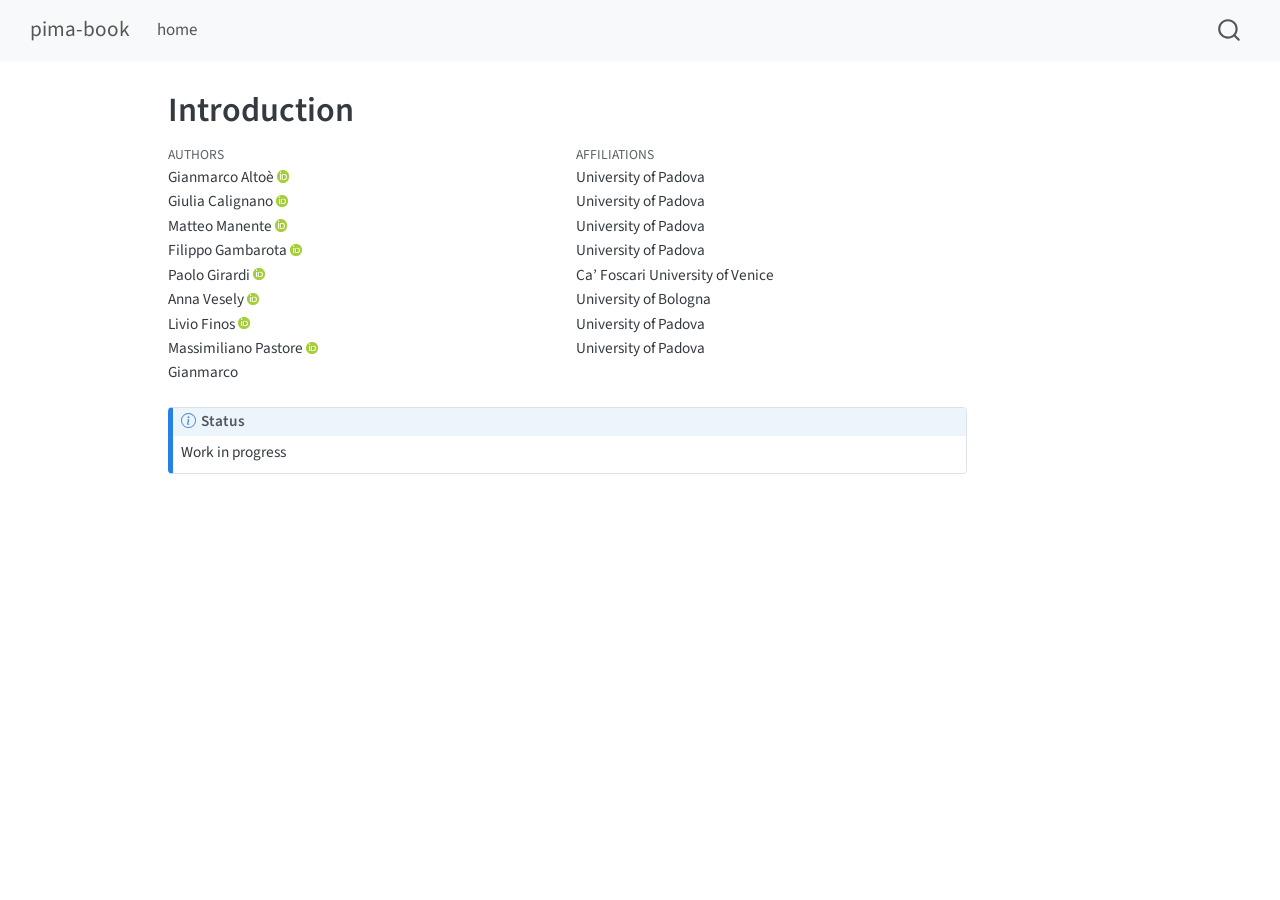
<file: docs/chapters/chapter1/index.html>
<!DOCTYPE html>
<html xmlns="http://www.w3.org/1999/xhtml" lang="en" xml:lang="en"><head>

<meta charset="utf-8">
<meta name="generator" content="quarto-1.11.9">

<meta name="viewport" content="width=device-width, initial-scale=1.0, user-scalable=yes">

<meta name="author" content="Gianmarco Altoè">
<meta name="author" content="Giulia Calignano">
<meta name="author" content="Matteo Manente">
<meta name="author" content="Filippo Gambarota">
<meta name="author" content="Paolo Girardi">
<meta name="author" content="Anna Vesely">
<meta name="author" content="Livio Finos">
<meta name="author" content="Massimiliano Pastore">
<meta name="author" content="Gianmarco">

<title>Introduction – pima-book</title>
<style>
/* Default styles provided by pandoc.
** See https://pandoc.org/MANUAL.html#variables-for-html for config info.
*/
span.smallcaps{font-variant: small-caps;}
div.columns{display: flex; gap: 1.5em;}
div.column{flex: auto;}
@media screen {
div.columns{gap: min(4vw, 1.5em);}
div.column{overflow-x: auto;}
}
div.hanging-indent{margin-left: 1.5em; text-indent: -1.5em;}
ul.task-list{list-style: none;}
ul.task-list li input[type="checkbox"] {
  width: 0.8em;
  margin: 0 0.8em 0.2em -1em; /* quarto-specific, see https://github.com/quarto-dev/quarto-cli/issues/4556 */ 
  vertical-align: middle;
}
</style>


<script src="../../site_libs/quarto-nav/quarto-nav.js"></script>
<script src="../../site_libs/quarto-nav/headroom.min.js"></script>
<script src="../../site_libs/clipboard/clipboard.min.js"></script>
<script src="../../site_libs/quarto-search/autocomplete.umd.js"></script>
<script src="../../site_libs/quarto-search/fuse.min.js"></script>
<script src="../../site_libs/quarto-search/quarto-search.js"></script>
<meta name="quarto:offset" content="../../">
<script src="../../site_libs/quarto-html/quarto.js" type="module"></script>
<script src="../../site_libs/quarto-html/tabsets/tabsets.js" type="module"></script>
<script src="../../site_libs/quarto-html/scrollable-regions/scrollable-regions.js" type="module"></script>
<script src="../../site_libs/quarto-html/popper.min.js"></script>
<script src="../../site_libs/quarto-html/tippy.umd.min.js"></script>
<script src="../../site_libs/quarto-html/anchor.min.js"></script>
<link href="../../site_libs/quarto-html/tippy.css" rel="stylesheet">
<link href="../../site_libs/quarto-html/quarto-syntax-highlighting-63b5708e65d6cd79cd7618c58d0c21e7.css" rel="stylesheet" id="quarto-text-highlighting-styles">
<script src="../../site_libs/bootstrap/bootstrap.min.js"></script>
<link href="../../site_libs/bootstrap/bootstrap-icons.css" rel="stylesheet">
<link href="../../site_libs/bootstrap/bootstrap-6c220f16503adc288cd97697b649b6c5.min.css" rel="stylesheet" append-hash="true" id="quarto-bootstrap" data-mode="light">
<script id="quarto-search-options" type="application/json">{
  "location": "navbar",
  "copy-button": false,
  "collapse-after": 3,
  "panel-placement": "end",
  "type": "overlay",
  "limit": 50,
  "keyboard-shortcut": [
    "f",
    "/",
    "s"
  ],
  "show-item-context": false,
  "language": {
    "search-no-results-text": "No results",
    "search-matching-documents-text": "matching documents",
    "search-copy-link-title": "Copy link to search",
    "search-hide-matches-text": "Hide additional matches",
    "search-more-match-text": "more match in this document",
    "search-more-matches-text": "more matches in this document",
    "search-clear-button-title": "Clear",
    "search-text-placeholder": "",
    "search-detached-cancel-button-title": "Cancel",
    "search-submit-button-title": "Submit",
    "search-label": "Search"
  }
}</script>


<link rel="stylesheet" href="../../styles.css">
</head>

<body class="nav-fixed quarto-light"><a id="quarto-skip-link" class="visually-hidden-focusable" href="#quarto-document-content">Skip to main content</a>

<div id="quarto-search-results"></div>
  <header id="quarto-header" class="headroom fixed-top">
    <nav class="navbar navbar-expand-lg " data-bs-theme="dark" aria-label="Site">
      <div class="navbar-container container-fluid">
      <div class="navbar-brand-container mx-auto">
    <a class="navbar-brand" href="../../index.html">
    <span class="navbar-title">pima-book</span>
    </a>
  </div>
          <button class="navbar-toggler" type="button" data-bs-toggle="collapse" data-bs-target="#navbarCollapse" aria-controls="navbarCollapse" aria-expanded="false" aria-label="Toggle navigation" onclick="if (window.quartoToggleHeadroom) { window.quartoToggleHeadroom(); }">
  <span class="navbar-toggler-icon"></span>
</button>
          <div class="collapse navbar-collapse" id="navbarCollapse">
            <ul class="navbar-nav navbar-nav-scroll me-auto">
  <li class="nav-item">
    <a class="nav-link" href="../../index.html"> 
<span class="menu-text">home</span></a>
  </li>  
</ul>
          </div> <!-- /navcollapse -->
            <div class="quarto-navbar-tools">
</div>
            <div id="quarto-search" class="" title="Search"></div>
      </div> <!-- /container-fluid -->
    </nav>
</header>
<!-- content -->
<div id="quarto-content" class="quarto-container page-columns page-rows-contents page-layout-article page-navbar">
<!-- sidebar -->
<!-- margin-sidebar -->
    <div id="quarto-margin-sidebar" class="sidebar margin-sidebar zindex-bottom">
        
    </div>
<!-- main -->
<main class="content" id="quarto-document-content" tabindex="-1">

<header id="title-block-header" class="quarto-title-block default">
<div class="quarto-title">
<h1 class="title">Introduction</h1>
</div>


<div class="quarto-title-meta-author">
  <div class="quarto-title-meta-heading">Authors</div>
  <div class="quarto-title-meta-heading">Affiliations</div>
  
    <div class="quarto-title-meta-contents">
    <p class="author">Gianmarco Altoè <a href="https://orcid.org/0000-0003-1154-9528" class="quarto-title-author-orcid" aria-label="ORCID profile for Gianmarco Altoè"> <img alt="" src="[data-uri]"></a></p>
  </div>
  <div class="quarto-title-meta-contents">
        <p class="affiliation">
            University of Padova
          </p>
      </div>
    <div class="quarto-title-meta-contents">
    <p class="author">Giulia Calignano <a href="https://orcid.org/0000-0002-2913-8770" class="quarto-title-author-orcid" aria-label="ORCID profile for Giulia Calignano"> <img alt="" src="[data-uri]"></a></p>
  </div>
  <div class="quarto-title-meta-contents">
        <p class="affiliation">
            University of Padova
          </p>
      </div>
    <div class="quarto-title-meta-contents">
    <p class="author">Matteo Manente <a href="https://orcid.org/0009-0009-3246-3476" class="quarto-title-author-orcid" aria-label="ORCID profile for Matteo Manente"> <img alt="" src="[data-uri]"></a></p>
  </div>
  <div class="quarto-title-meta-contents">
        <p class="affiliation">
            University of Padova
          </p>
      </div>
    <div class="quarto-title-meta-contents">
    <p class="author">Filippo Gambarota <a href="https://orcid.org/0000-0002-6666-1747" class="quarto-title-author-orcid" aria-label="ORCID profile for Filippo Gambarota"> <img alt="" src="[data-uri]"></a></p>
  </div>
  <div class="quarto-title-meta-contents">
        <p class="affiliation">
            University of Padova
          </p>
      </div>
    <div class="quarto-title-meta-contents">
    <p class="author">Paolo Girardi <a href="https://orcid.org/0000-0001-8330-9414" class="quarto-title-author-orcid" aria-label="ORCID profile for Paolo Girardi"> <img alt="" src="[data-uri]"></a></p>
  </div>
  <div class="quarto-title-meta-contents">
        <p class="affiliation">
            Ca’ Foscari University of Venice
          </p>
      </div>
    <div class="quarto-title-meta-contents">
    <p class="author">Anna Vesely <a href="https://orcid.org/0000-0001-6696-2390" class="quarto-title-author-orcid" aria-label="ORCID profile for Anna Vesely"> <img alt="" src="[data-uri]"></a></p>
  </div>
  <div class="quarto-title-meta-contents">
        <p class="affiliation">
            University of Bologna
          </p>
      </div>
    <div class="quarto-title-meta-contents">
    <p class="author">Livio Finos <a href="https://orcid.org/0000-0003-3181-8078" class="quarto-title-author-orcid" aria-label="ORCID profile for Livio Finos"> <img alt="" src="[data-uri]"></a></p>
  </div>
  <div class="quarto-title-meta-contents">
        <p class="affiliation">
            University of Padova
          </p>
      </div>
    <div class="quarto-title-meta-contents">
    <p class="author">Massimiliano Pastore <a href="https://orcid.org/0000-0002-7922-6365" class="quarto-title-author-orcid" aria-label="ORCID profile for Massimiliano Pastore"> <img alt="" src="[data-uri]"></a></p>
  </div>
  <div class="quarto-title-meta-contents">
        <p class="affiliation">
            University of Padova
          </p>
      </div>
    <div class="quarto-title-meta-contents">
    <p class="author">Gianmarco </p>
  </div>
  <div class="quarto-title-meta-contents">
      </div>
  </div>

<div class="quarto-title-meta">

      
  
    
  </div>
  


</header>


<div class="callout callout-style-default callout-note callout-titled">
<div class="callout-header d-flex align-content-center">
<div class="callout-icon-container">
<i class="callout-icon"></i>
</div>
<div class="callout-title-container flex-fill">
<span class="screen-reader-only">Note</span>Status
</div>
</div>
<div class="callout-body-container callout-body">
<p>Work in progress</p>
</div>
</div>



</main> <!-- /main -->
<script id="quarto-html-after-body" type="application/javascript">
  window.document.addEventListener("DOMContentLoaded", function (event) {
    const icon = "";
    const anchorJS = new window.AnchorJS();
    anchorJS.options = {
      placement: 'right',
      icon: icon
    };
    anchorJS.add('.anchored');
    const isCodeAnnotation = (el) => {
      for (const clz of el.classList) {
        if (clz.startsWith('code-annotation-')) {                     
          return true;
        }
      }
      return false;
    }
    const onCopySuccess = function(e) {
      // button target
      const button = e.trigger;
      // don't keep focus
      button.blur();
      // flash "checked"
      button.classList.add('code-copy-button-checked');
      var currentTitle = button.getAttribute("title");
      button.setAttribute("title", "Copied!");
      let tooltip;
      if (window.bootstrap) {
        button.setAttribute("data-bs-toggle", "tooltip");
        button.setAttribute("data-bs-placement", "left");
        button.setAttribute("data-bs-title", "Copied!");
        tooltip = new bootstrap.Tooltip(button, 
          { trigger: "manual", 
            customClass: "code-copy-button-tooltip",
            offset: [0, -8]});
        tooltip.show();    
      }
      setTimeout(function() {
        if (tooltip) {
          tooltip.hide();
          button.removeAttribute("data-bs-title");
          button.removeAttribute("data-bs-toggle");
          button.removeAttribute("data-bs-placement");
        }
        button.setAttribute("title", currentTitle);
        button.classList.remove('code-copy-button-checked');
      }, 1000);
      // clear code selection
      e.clearSelection();
    }
    const getTextToCopy = function(trigger) {
      const outerScaffold = trigger.parentElement.cloneNode(true);
      const codeEl = outerScaffold.querySelector('code');
      for (const childEl of codeEl.children) {
        if (isCodeAnnotation(childEl)) {
          childEl.remove();
        }
      }
      return codeEl.innerText;
    }
    const clipboard = new window.ClipboardJS('.code-copy-button:not([data-in-quarto-modal])', {
      text: getTextToCopy
    });
    clipboard.on('success', onCopySuccess);
    if (window.document.getElementById('quarto-embedded-source-code-modal')) {
      const clipboardModal = new window.ClipboardJS('.code-copy-button[data-in-quarto-modal]', {
        text: getTextToCopy,
        container: window.document.getElementById('quarto-embedded-source-code-modal')
      });
      clipboardModal.on('success', onCopySuccess);
    }
      var localhostRegex = new RegExp(/^(?:http|https):\/\/localhost\:?[0-9]*\//);
      var mailtoRegex = new RegExp(/^mailto:/);
        var filterRegex = new RegExp('/' + window.location.host + '/');
      var isInternal = (href) => {
          return filterRegex.test(href) || localhostRegex.test(href) || mailtoRegex.test(href);
      }
      // Inspect non-navigation links and adorn them if external
      window.quartoDecorateExternalLinks = function (root) {
     var links = (root || window.document).querySelectorAll('a[href]:not(.nav-link):not(.navbar-brand):not(.toc-action):not(.sidebar-link):not(.sidebar-item-toggle):not(.pagination-link):not(.no-external):not([aria-hidden]):not(.dropdown-item):not(.quarto-navigation-tool):not(.about-link)');
      for (var i=0; i<links.length; i++) {
        const link = links[i];
        if (!isInternal(link.href)) {
          // undo the damage that might have been done by quarto-nav.js in the case of
          // links that we want to consider external
          if (link.dataset.originalHref !== undefined) {
            link.href = link.dataset.originalHref;
          }
          if (!link.classList.contains('no-external-icon')) {
          }
        }
      }
      };
      window.quartoDecorateExternalLinks(window.document);
    // Esc closes the popup (WCAG 1.4.13) and focus leaving both trigger and
    // popup closes it (WCAG 2.4.11); tippy handles neither for interactive popups.
    const hideOnEscAndFocusOut = {
      name: 'hideOnEscAndFocusOut',
      defaultValue: true,
      fn(instance) {
        const dismiss = () => {
          // A show scheduled by the trigger delay would otherwise reopen it
          instance.clearDelayTimeouts();
          instance.hide();
        };
        const onKeyDown = (event) => {
          if (event.key !== 'Escape') {
            return;
          }
          // Keep Esc from also reaching page handlers (e.g. reveal.js overview),
          // except an open reveal.js slide menu, which Esc should close too.
          // The menu handles keys only when its keyboard option is on.
          const menuHandlesEsc = window.Reveal?.getPlugin?.('menu')?.isOpen() &&
            window.Reveal.getConfig().menu?.keyboard !== false;
          if (!menuHandlesEsc) {
            event.stopPropagation();
          }
          if (instance.popper.contains(window.document.activeElement)) {
            // Disabled while refocusing so the focus trigger does not reopen it
            instance.disable();
            instance.reference.focus();
            instance.enable();
          }
          dismiss();
        };
        const onFocusOut = (event) => {
          const target = event.relatedTarget;
          if (target && !instance.reference.contains(target) &&
              !instance.popper.contains(target)) {
            dismiss();
          }
        };
        // On the trigger too: a click trigger (code-annotations: select) has no
        // blur handling. Attached for the instance's lifetime so leaving the
        // trigger also cancels a show still pending on the trigger delay.
        instance.reference.addEventListener('focusout', onFocusOut);
        return {
          onShow() {
            window.document.addEventListener('keydown', onKeyDown, true);
            instance.popper.addEventListener('focusout', onFocusOut);
          },
          onHide() {
            window.document.removeEventListener('keydown', onKeyDown, true);
            instance.popper.removeEventListener('focusout', onFocusOut);
          },
          onDestroy() {
            instance.reference.removeEventListener('focusout', onFocusOut);
          },
        };
      },
    };
    function tippyHover(el, contentFn, onTriggerFn, onUntriggerFn) {
      const config = {
        allowHTML: true,
        maxWidth: 500,
        delay: 100,
        arrow: false,
        appendTo: function(el) {
            return el.parentElement;
        },
        interactive: true,
        interactiveBorder: 10,
        theme: 'quarto',
        placement: 'bottom-start',
        plugins: [hideOnEscAndFocusOut],
      };
      if (contentFn) {
        config.content = contentFn;
      }
      if (onTriggerFn) {
        config.onTrigger = onTriggerFn;
      }
      if (onUntriggerFn) {
        config.onUntrigger = onUntriggerFn;
      }
      window.tippy(el, config); 
    }
    const noterefs = window.document.querySelectorAll('a[role="doc-noteref"]');
    for (var i=0; i<noterefs.length; i++) {
      const ref = noterefs[i];
      tippyHover(ref, function() {
        // use id or data attribute instead here
        let href = ref.getAttribute('data-footnote-href') || ref.getAttribute('href');
        try { href = new URL(href).hash; } catch {}
        const id = href.replace(/^#\/?/, "");
        const note = window.document.getElementById(id);
        if (note) {
          return note.innerHTML;
        } else {
          return "";
        }
      });
    }
    const xrefs = window.document.querySelectorAll('a.quarto-xref');
    const processXRef = (id, note) => {
      // Strip column container classes
      const stripColumnClz = (el) => {
        el.classList.remove("page-full", "page-columns");
        if (el.children) {
          for (const child of el.children) {
            stripColumnClz(child);
          }
        }
      }
      stripColumnClz(note)
      if (id === null || id.startsWith('sec-')) {
        // Special case sections, only their first couple elements
        const container = document.createElement("div");
        if (note.children && note.children.length > 2) {
          container.appendChild(note.children[0].cloneNode(true));
          for (let i = 1; i < note.children.length; i++) {
            const child = note.children[i];
            if (child.tagName === "P" && child.innerText === "") {
              continue;
            } else {
              container.appendChild(child.cloneNode(true));
              break;
            }
          }
          if (window.Quarto?.typesetMath) {
            window.Quarto.typesetMath(container);
          }
          return container.innerHTML
        } else {
          if (window.Quarto?.typesetMath) {
            window.Quarto.typesetMath(note);
          }
          return note.innerHTML;
        }
      } else {
        // Remove any anchor links if they are present
        const anchorLink = note.querySelector('a.anchorjs-link');
        if (anchorLink) {
          anchorLink.remove();
        }
        if (window.Quarto?.typesetMath) {
          window.Quarto.typesetMath(note);
        }
        if (note.classList.contains("callout")) {
          return note.outerHTML;
        } else {
          return note.innerHTML;
        }
      }
    }
    for (var i=0; i<xrefs.length; i++) {
      const xref = xrefs[i];
      tippyHover(xref, undefined, function(instance) {
        instance.disable();
        let url = xref.getAttribute('href');
        let hash = undefined; 
        if (url.startsWith('#')) {
          hash = url;
        } else {
          try { hash = new URL(url).hash; } catch {}
        }
        if (hash) {
          const id = hash.replace(/^#\/?/, "");
          const note = window.document.getElementById(id);
          if (note !== null) {
            try {
              const html = processXRef(id, note.cloneNode(true));
              instance.setContent(html);
            } finally {
              instance.enable();
              instance.show();
            }
          } else {
            // See if we can fetch this
            fetch(url.split('#')[0])
            .then(res => res.text())
            .then(html => {
              const parser = new DOMParser();
              const htmlDoc = parser.parseFromString(html, "text/html");
              const note = htmlDoc.getElementById(id);
              if (note !== null) {
                const html = processXRef(id, note);
                instance.setContent(html);
              } 
            }).finally(() => {
              instance.enable();
              instance.show();
            });
          }
        } else {
          // See if we can fetch a full url (with no hash to target)
          // This is a special case and we should probably do some content thinning / targeting
          fetch(url)
          .then(res => res.text())
          .then(html => {
            const parser = new DOMParser();
            const htmlDoc = parser.parseFromString(html, "text/html");
            const note = htmlDoc.querySelector('main.content');
            if (note !== null) {
              // This should only happen for chapter cross references
              // (since there is no id in the URL)
              // remove the first header
              if (note.children.length > 0 && note.children[0].tagName === "HEADER") {
                note.children[0].remove();
              }
              const html = processXRef(null, note);
              instance.setContent(html);
            } 
          }).finally(() => {
            instance.enable();
            instance.show();
          });
        }
      }, function(instance) {
      });
    }
        let selectedAnnoteEl;
        const selectorForAnnotation = ( cell, annotation) => {
          let cellAttr = 'data-code-cell="' + cell + '"';
          let lineAttr = 'data-code-annotation="' +  annotation + '"';
          const selector = 'span[' + cellAttr + '][' + lineAttr + ']';
          return selector;
        }
        const selectCodeLines = (annoteEl) => {
          const doc = window.document;
          const targetCell = annoteEl.getAttribute("data-target-cell");
          const targetAnnotation = annoteEl.getAttribute("data-target-annotation");
          const annoteSpan = window.document.querySelector(selectorForAnnotation(targetCell, targetAnnotation));
          const lines = annoteSpan.getAttribute("data-code-lines").split(",");
          const lineIds = lines.map((line) => {
            return targetCell + "-" + line;
          })
          // Each band is positioned against its own containing block, which is
          // not the offsetParent of the lines, so place it from client rects.
          const placeBand = (band, firstEl, lastEl, codeBlock) => {
            const container = band.offsetParent;
            if (container === null) {
              return;
            }
            const containerRect = container.getBoundingClientRect();
            // Reveal.js scales slides with a transform, so convert client
            // pixels back to the CSS pixels of the container.
            const scale = containerRect.height / container.offsetHeight || 1;
            const firstRect = firstEl.getBoundingClientRect();
            const lastRect = lastEl.getBoundingClientRect();
            const top = (firstRect.top - containerRect.top) / scale - container.clientTop + container.scrollTop;
            const height = (lastRect.bottom - firstRect.top) / scale;
            band.style.top = top - 2 + "px";
            band.style.height = height + 4 + "px";
            if (codeBlock) {
              // Without the copy button wrapper, the containing block is wider
              // than the code block, so span the code block explicitly.
              const blockRect = codeBlock.getBoundingClientRect();
              band.style.left = (blockRect.left - containerRect.left) / scale - container.clientLeft + container.scrollLeft + "px";
              band.style.width = blockRect.width / scale + "px";
            }
          };
          if (lineIds.length > 0) {
            const el = window.document.getElementById(lineIds[0]);
            const lastEl = window.document.getElementById(lineIds[lineIds.length - 1]);
            const parent = el.parentElement.parentElement;
            // cook up a div (if necessary) and position it
            let div = window.document.getElementById("code-annotation-line-highlight");
            if (div === null) {
              div = window.document.createElement("div");
              div.setAttribute("id", "code-annotation-line-highlight");
              div.style.position = 'absolute';
              parent.appendChild(div);
            }
            placeBand(div, el, lastEl, parent.closest("div.sourceCode") || parent);
            let gutterDiv = window.document.getElementById("code-annotation-line-highlight-gutter");
            if (gutterDiv === null) {
              gutterDiv = window.document.createElement("div");
              gutterDiv.setAttribute("id", "code-annotation-line-highlight-gutter");
              gutterDiv.style.position = 'absolute';
              const codeCell = window.document.getElementById(targetCell);
              const gutter = codeCell.querySelector('.code-annotation-gutter');
              gutter.appendChild(gutterDiv);
            }
            placeBand(gutterDiv, el, lastEl);
            selectedAnnoteEl = annoteEl;
          }
        };
        const unselectCodeLines = () => {
          const elementsIds = ["code-annotation-line-highlight", "code-annotation-line-highlight-gutter"];
          elementsIds.forEach((elId) => {
            const div = window.document.getElementById(elId);
            if (div) {
              div.remove();
            }
          });
          selectedAnnoteEl = undefined;
        };
          // Handle positioning of the toggle
      window.addEventListener(
        "resize",
        throttle(() => {
          elRect = undefined;
          if (selectedAnnoteEl) {
            selectCodeLines(selectedAnnoteEl);
          }
        }, 10)
      );
      function throttle(fn, ms) {
      let throttle = false;
      let timer;
        return (...args) => {
          if(!throttle) { // first call gets through
              fn.apply(this, args);
              throttle = true;
          } else { // all the others get throttled
              if(timer) clearTimeout(timer); // cancel #2
              timer = setTimeout(() => {
                fn.apply(this, args);
                timer = throttle = false;
              }, ms);
          }
        };
      }
        // Attach click handler to the DT
        const annoteDls = window.document.querySelectorAll('dt[data-target-cell]');
        for (const annoteDlNode of annoteDls) {
          annoteDlNode.addEventListener('click', (event) => {
            const clickedEl = event.target;
            if (clickedEl !== selectedAnnoteEl) {
              unselectCodeLines();
              const activeEl = window.document.querySelector('dt[data-target-cell].code-annotation-active');
              if (activeEl) {
                activeEl.classList.remove('code-annotation-active');
              }
              selectCodeLines(clickedEl);
              clickedEl.classList.add('code-annotation-active');
            } else {
              // Unselect the line
              unselectCodeLines();
              clickedEl.classList.remove('code-annotation-active');
            }
          });
        }
    const findCites = (el) => {
      const parentEl = el.parentElement;
      if (parentEl) {
        const cites = parentEl.dataset.cites;
        if (cites) {
          return {
            el,
            cites: cites.split(' ')
          };
        } else {
          return findCites(el.parentElement)
        }
      } else {
        return undefined;
      }
    };
    var bibliorefs = window.document.querySelectorAll('a[role="doc-biblioref"]');
    for (var i=0; i<bibliorefs.length; i++) {
      const ref = bibliorefs[i];
      const citeInfo = findCites(ref);
      if (citeInfo) {
        tippyHover(citeInfo.el, function() {
          var popup = window.document.createElement('div');
          citeInfo.cites.forEach(function(cite) {
            var citeDiv = window.document.createElement('div');
            citeDiv.classList.add('hanging-indent');
            citeDiv.classList.add('csl-entry');
            var biblioDiv = window.document.getElementById('ref-' + cite);
            if (biblioDiv) {
              citeDiv.innerHTML = biblioDiv.innerHTML;
            }
            popup.appendChild(citeDiv);
          });
          return popup.innerHTML;
        });
      }
    }
  });
  </script>
  <script type="application/javascript">
  window.quartoScrollableRegionsLabels = {"code":"Scrollable code","output":"Scrollable output"};
  </script>
</div> <!-- /content -->




</body></html>
</file>
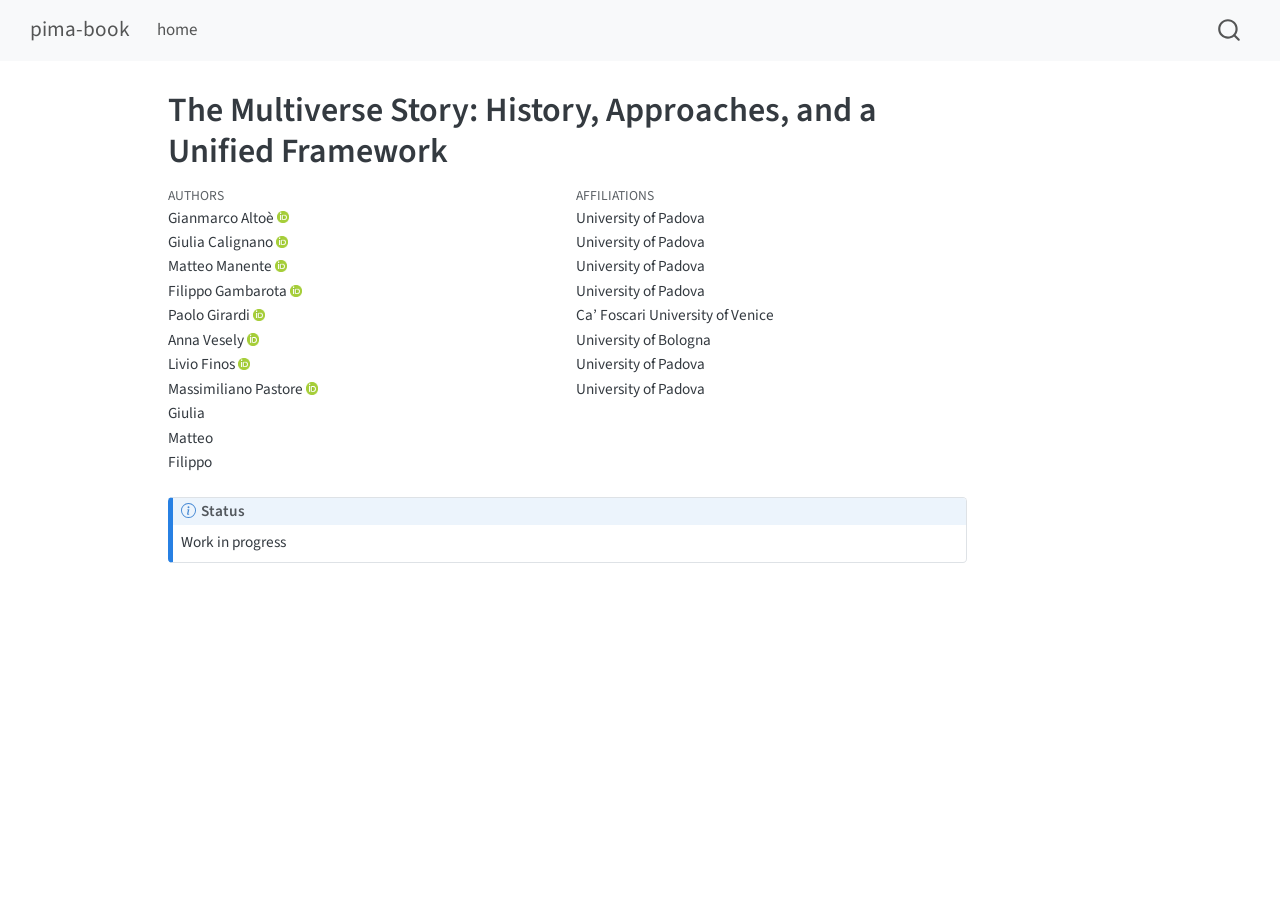
<file: docs/chapters/chapter2/index.html>
<!DOCTYPE html>
<html xmlns="http://www.w3.org/1999/xhtml" lang="en" xml:lang="en"><head>

<meta charset="utf-8">
<meta name="generator" content="quarto-1.11.9">

<meta name="viewport" content="width=device-width, initial-scale=1.0, user-scalable=yes">

<meta name="author" content="Gianmarco Altoè">
<meta name="author" content="Giulia Calignano">
<meta name="author" content="Matteo Manente">
<meta name="author" content="Filippo Gambarota">
<meta name="author" content="Paolo Girardi">
<meta name="author" content="Anna Vesely">
<meta name="author" content="Livio Finos">
<meta name="author" content="Massimiliano Pastore">
<meta name="author" content="Giulia">
<meta name="author" content="Matteo">
<meta name="author" content="Filippo">

<title>The Multiverse Story: History, Approaches, and a Unified Framework – pima-book</title>
<style>
/* Default styles provided by pandoc.
** See https://pandoc.org/MANUAL.html#variables-for-html for config info.
*/
span.smallcaps{font-variant: small-caps;}
div.columns{display: flex; gap: 1.5em;}
div.column{flex: auto;}
@media screen {
div.columns{gap: min(4vw, 1.5em);}
div.column{overflow-x: auto;}
}
div.hanging-indent{margin-left: 1.5em; text-indent: -1.5em;}
ul.task-list{list-style: none;}
ul.task-list li input[type="checkbox"] {
  width: 0.8em;
  margin: 0 0.8em 0.2em -1em; /* quarto-specific, see https://github.com/quarto-dev/quarto-cli/issues/4556 */ 
  vertical-align: middle;
}
</style>


<script src="../../site_libs/quarto-nav/quarto-nav.js"></script>
<script src="../../site_libs/quarto-nav/headroom.min.js"></script>
<script src="../../site_libs/clipboard/clipboard.min.js"></script>
<script src="../../site_libs/quarto-search/autocomplete.umd.js"></script>
<script src="../../site_libs/quarto-search/fuse.min.js"></script>
<script src="../../site_libs/quarto-search/quarto-search.js"></script>
<meta name="quarto:offset" content="../../">
<script src="../../site_libs/quarto-html/quarto.js" type="module"></script>
<script src="../../site_libs/quarto-html/tabsets/tabsets.js" type="module"></script>
<script src="../../site_libs/quarto-html/scrollable-regions/scrollable-regions.js" type="module"></script>
<script src="../../site_libs/quarto-html/popper.min.js"></script>
<script src="../../site_libs/quarto-html/tippy.umd.min.js"></script>
<script src="../../site_libs/quarto-html/anchor.min.js"></script>
<link href="../../site_libs/quarto-html/tippy.css" rel="stylesheet">
<link href="../../site_libs/quarto-html/quarto-syntax-highlighting-63b5708e65d6cd79cd7618c58d0c21e7.css" rel="stylesheet" id="quarto-text-highlighting-styles">
<script src="../../site_libs/bootstrap/bootstrap.min.js"></script>
<link href="../../site_libs/bootstrap/bootstrap-icons.css" rel="stylesheet">
<link href="../../site_libs/bootstrap/bootstrap-6c220f16503adc288cd97697b649b6c5.min.css" rel="stylesheet" append-hash="true" id="quarto-bootstrap" data-mode="light">
<script id="quarto-search-options" type="application/json">{
  "location": "navbar",
  "copy-button": false,
  "collapse-after": 3,
  "panel-placement": "end",
  "type": "overlay",
  "limit": 50,
  "keyboard-shortcut": [
    "f",
    "/",
    "s"
  ],
  "show-item-context": false,
  "language": {
    "search-no-results-text": "No results",
    "search-matching-documents-text": "matching documents",
    "search-copy-link-title": "Copy link to search",
    "search-hide-matches-text": "Hide additional matches",
    "search-more-match-text": "more match in this document",
    "search-more-matches-text": "more matches in this document",
    "search-clear-button-title": "Clear",
    "search-text-placeholder": "",
    "search-detached-cancel-button-title": "Cancel",
    "search-submit-button-title": "Submit",
    "search-label": "Search"
  }
}</script>


<link rel="stylesheet" href="../../styles.css">
</head>

<body class="nav-fixed quarto-light"><a id="quarto-skip-link" class="visually-hidden-focusable" href="#quarto-document-content">Skip to main content</a>

<div id="quarto-search-results"></div>
  <header id="quarto-header" class="headroom fixed-top">
    <nav class="navbar navbar-expand-lg " data-bs-theme="dark" aria-label="Site">
      <div class="navbar-container container-fluid">
      <div class="navbar-brand-container mx-auto">
    <a class="navbar-brand" href="../../index.html">
    <span class="navbar-title">pima-book</span>
    </a>
  </div>
          <button class="navbar-toggler" type="button" data-bs-toggle="collapse" data-bs-target="#navbarCollapse" aria-controls="navbarCollapse" aria-expanded="false" aria-label="Toggle navigation" onclick="if (window.quartoToggleHeadroom) { window.quartoToggleHeadroom(); }">
  <span class="navbar-toggler-icon"></span>
</button>
          <div class="collapse navbar-collapse" id="navbarCollapse">
            <ul class="navbar-nav navbar-nav-scroll me-auto">
  <li class="nav-item">
    <a class="nav-link" href="../../index.html"> 
<span class="menu-text">home</span></a>
  </li>  
</ul>
          </div> <!-- /navcollapse -->
            <div class="quarto-navbar-tools">
</div>
            <div id="quarto-search" class="" title="Search"></div>
      </div> <!-- /container-fluid -->
    </nav>
</header>
<!-- content -->
<div id="quarto-content" class="quarto-container page-columns page-rows-contents page-layout-article page-navbar">
<!-- sidebar -->
<!-- margin-sidebar -->
    <div id="quarto-margin-sidebar" class="sidebar margin-sidebar zindex-bottom">
        
    </div>
<!-- main -->
<main class="content" id="quarto-document-content" tabindex="-1">

<header id="title-block-header" class="quarto-title-block default">
<div class="quarto-title">
<h1 class="title">The Multiverse Story: History, Approaches, and a Unified Framework</h1>
</div>


<div class="quarto-title-meta-author">
  <div class="quarto-title-meta-heading">Authors</div>
  <div class="quarto-title-meta-heading">Affiliations</div>
  
    <div class="quarto-title-meta-contents">
    <p class="author">Gianmarco Altoè <a href="https://orcid.org/0000-0003-1154-9528" class="quarto-title-author-orcid" aria-label="ORCID profile for Gianmarco Altoè"> <img alt="" src="[data-uri]"></a></p>
  </div>
  <div class="quarto-title-meta-contents">
        <p class="affiliation">
            University of Padova
          </p>
      </div>
    <div class="quarto-title-meta-contents">
    <p class="author">Giulia Calignano <a href="https://orcid.org/0000-0002-2913-8770" class="quarto-title-author-orcid" aria-label="ORCID profile for Giulia Calignano"> <img alt="" src="[data-uri]"></a></p>
  </div>
  <div class="quarto-title-meta-contents">
        <p class="affiliation">
            University of Padova
          </p>
      </div>
    <div class="quarto-title-meta-contents">
    <p class="author">Matteo Manente <a href="https://orcid.org/0009-0009-3246-3476" class="quarto-title-author-orcid" aria-label="ORCID profile for Matteo Manente"> <img alt="" src="[data-uri]"></a></p>
  </div>
  <div class="quarto-title-meta-contents">
        <p class="affiliation">
            University of Padova
          </p>
      </div>
    <div class="quarto-title-meta-contents">
    <p class="author">Filippo Gambarota <a href="https://orcid.org/0000-0002-6666-1747" class="quarto-title-author-orcid" aria-label="ORCID profile for Filippo Gambarota"> <img alt="" src="[data-uri]"></a></p>
  </div>
  <div class="quarto-title-meta-contents">
        <p class="affiliation">
            University of Padova
          </p>
      </div>
    <div class="quarto-title-meta-contents">
    <p class="author">Paolo Girardi <a href="https://orcid.org/0000-0001-8330-9414" class="quarto-title-author-orcid" aria-label="ORCID profile for Paolo Girardi"> <img alt="" src="[data-uri]"></a></p>
  </div>
  <div class="quarto-title-meta-contents">
        <p class="affiliation">
            Ca’ Foscari University of Venice
          </p>
      </div>
    <div class="quarto-title-meta-contents">
    <p class="author">Anna Vesely <a href="https://orcid.org/0000-0001-6696-2390" class="quarto-title-author-orcid" aria-label="ORCID profile for Anna Vesely"> <img alt="" src="[data-uri]"></a></p>
  </div>
  <div class="quarto-title-meta-contents">
        <p class="affiliation">
            University of Bologna
          </p>
      </div>
    <div class="quarto-title-meta-contents">
    <p class="author">Livio Finos <a href="https://orcid.org/0000-0003-3181-8078" class="quarto-title-author-orcid" aria-label="ORCID profile for Livio Finos"> <img alt="" src="[data-uri]"></a></p>
  </div>
  <div class="quarto-title-meta-contents">
        <p class="affiliation">
            University of Padova
          </p>
      </div>
    <div class="quarto-title-meta-contents">
    <p class="author">Massimiliano Pastore <a href="https://orcid.org/0000-0002-7922-6365" class="quarto-title-author-orcid" aria-label="ORCID profile for Massimiliano Pastore"> <img alt="" src="[data-uri]"></a></p>
  </div>
  <div class="quarto-title-meta-contents">
        <p class="affiliation">
            University of Padova
          </p>
      </div>
    <div class="quarto-title-meta-contents">
    <p class="author">Giulia </p>
  </div>
  <div class="quarto-title-meta-contents">
      </div>
    <div class="quarto-title-meta-contents">
    <p class="author">Matteo </p>
  </div>
  <div class="quarto-title-meta-contents">
      </div>
    <div class="quarto-title-meta-contents">
    <p class="author">Filippo </p>
  </div>
  <div class="quarto-title-meta-contents">
      </div>
  </div>

<div class="quarto-title-meta">

      
  
    
  </div>
  


</header>


<div class="callout callout-style-default callout-note callout-titled">
<div class="callout-header d-flex align-content-center">
<div class="callout-icon-container">
<i class="callout-icon"></i>
</div>
<div class="callout-title-container flex-fill">
<span class="screen-reader-only">Note</span>Status
</div>
</div>
<div class="callout-body-container callout-body">
<p>Work in progress</p>
</div>
</div>



</main> <!-- /main -->
<script id="quarto-html-after-body" type="application/javascript">
  window.document.addEventListener("DOMContentLoaded", function (event) {
    const icon = "";
    const anchorJS = new window.AnchorJS();
    anchorJS.options = {
      placement: 'right',
      icon: icon
    };
    anchorJS.add('.anchored');
    const isCodeAnnotation = (el) => {
      for (const clz of el.classList) {
        if (clz.startsWith('code-annotation-')) {                     
          return true;
        }
      }
      return false;
    }
    const onCopySuccess = function(e) {
      // button target
      const button = e.trigger;
      // don't keep focus
      button.blur();
      // flash "checked"
      button.classList.add('code-copy-button-checked');
      var currentTitle = button.getAttribute("title");
      button.setAttribute("title", "Copied!");
      let tooltip;
      if (window.bootstrap) {
        button.setAttribute("data-bs-toggle", "tooltip");
        button.setAttribute("data-bs-placement", "left");
        button.setAttribute("data-bs-title", "Copied!");
        tooltip = new bootstrap.Tooltip(button, 
          { trigger: "manual", 
            customClass: "code-copy-button-tooltip",
            offset: [0, -8]});
        tooltip.show();    
      }
      setTimeout(function() {
        if (tooltip) {
          tooltip.hide();
          button.removeAttribute("data-bs-title");
          button.removeAttribute("data-bs-toggle");
          button.removeAttribute("data-bs-placement");
        }
        button.setAttribute("title", currentTitle);
        button.classList.remove('code-copy-button-checked');
      }, 1000);
      // clear code selection
      e.clearSelection();
    }
    const getTextToCopy = function(trigger) {
      const outerScaffold = trigger.parentElement.cloneNode(true);
      const codeEl = outerScaffold.querySelector('code');
      for (const childEl of codeEl.children) {
        if (isCodeAnnotation(childEl)) {
          childEl.remove();
        }
      }
      return codeEl.innerText;
    }
    const clipboard = new window.ClipboardJS('.code-copy-button:not([data-in-quarto-modal])', {
      text: getTextToCopy
    });
    clipboard.on('success', onCopySuccess);
    if (window.document.getElementById('quarto-embedded-source-code-modal')) {
      const clipboardModal = new window.ClipboardJS('.code-copy-button[data-in-quarto-modal]', {
        text: getTextToCopy,
        container: window.document.getElementById('quarto-embedded-source-code-modal')
      });
      clipboardModal.on('success', onCopySuccess);
    }
      var localhostRegex = new RegExp(/^(?:http|https):\/\/localhost\:?[0-9]*\//);
      var mailtoRegex = new RegExp(/^mailto:/);
        var filterRegex = new RegExp('/' + window.location.host + '/');
      var isInternal = (href) => {
          return filterRegex.test(href) || localhostRegex.test(href) || mailtoRegex.test(href);
      }
      // Inspect non-navigation links and adorn them if external
      window.quartoDecorateExternalLinks = function (root) {
     var links = (root || window.document).querySelectorAll('a[href]:not(.nav-link):not(.navbar-brand):not(.toc-action):not(.sidebar-link):not(.sidebar-item-toggle):not(.pagination-link):not(.no-external):not([aria-hidden]):not(.dropdown-item):not(.quarto-navigation-tool):not(.about-link)');
      for (var i=0; i<links.length; i++) {
        const link = links[i];
        if (!isInternal(link.href)) {
          // undo the damage that might have been done by quarto-nav.js in the case of
          // links that we want to consider external
          if (link.dataset.originalHref !== undefined) {
            link.href = link.dataset.originalHref;
          }
          if (!link.classList.contains('no-external-icon')) {
          }
        }
      }
      };
      window.quartoDecorateExternalLinks(window.document);
    // Esc closes the popup (WCAG 1.4.13) and focus leaving both trigger and
    // popup closes it (WCAG 2.4.11); tippy handles neither for interactive popups.
    const hideOnEscAndFocusOut = {
      name: 'hideOnEscAndFocusOut',
      defaultValue: true,
      fn(instance) {
        const dismiss = () => {
          // A show scheduled by the trigger delay would otherwise reopen it
          instance.clearDelayTimeouts();
          instance.hide();
        };
        const onKeyDown = (event) => {
          if (event.key !== 'Escape') {
            return;
          }
          // Keep Esc from also reaching page handlers (e.g. reveal.js overview),
          // except an open reveal.js slide menu, which Esc should close too.
          // The menu handles keys only when its keyboard option is on.
          const menuHandlesEsc = window.Reveal?.getPlugin?.('menu')?.isOpen() &&
            window.Reveal.getConfig().menu?.keyboard !== false;
          if (!menuHandlesEsc) {
            event.stopPropagation();
          }
          if (instance.popper.contains(window.document.activeElement)) {
            // Disabled while refocusing so the focus trigger does not reopen it
            instance.disable();
            instance.reference.focus();
            instance.enable();
          }
          dismiss();
        };
        const onFocusOut = (event) => {
          const target = event.relatedTarget;
          if (target && !instance.reference.contains(target) &&
              !instance.popper.contains(target)) {
            dismiss();
          }
        };
        // On the trigger too: a click trigger (code-annotations: select) has no
        // blur handling. Attached for the instance's lifetime so leaving the
        // trigger also cancels a show still pending on the trigger delay.
        instance.reference.addEventListener('focusout', onFocusOut);
        return {
          onShow() {
            window.document.addEventListener('keydown', onKeyDown, true);
            instance.popper.addEventListener('focusout', onFocusOut);
          },
          onHide() {
            window.document.removeEventListener('keydown', onKeyDown, true);
            instance.popper.removeEventListener('focusout', onFocusOut);
          },
          onDestroy() {
            instance.reference.removeEventListener('focusout', onFocusOut);
          },
        };
      },
    };
    function tippyHover(el, contentFn, onTriggerFn, onUntriggerFn) {
      const config = {
        allowHTML: true,
        maxWidth: 500,
        delay: 100,
        arrow: false,
        appendTo: function(el) {
            return el.parentElement;
        },
        interactive: true,
        interactiveBorder: 10,
        theme: 'quarto',
        placement: 'bottom-start',
        plugins: [hideOnEscAndFocusOut],
      };
      if (contentFn) {
        config.content = contentFn;
      }
      if (onTriggerFn) {
        config.onTrigger = onTriggerFn;
      }
      if (onUntriggerFn) {
        config.onUntrigger = onUntriggerFn;
      }
      window.tippy(el, config); 
    }
    const noterefs = window.document.querySelectorAll('a[role="doc-noteref"]');
    for (var i=0; i<noterefs.length; i++) {
      const ref = noterefs[i];
      tippyHover(ref, function() {
        // use id or data attribute instead here
        let href = ref.getAttribute('data-footnote-href') || ref.getAttribute('href');
        try { href = new URL(href).hash; } catch {}
        const id = href.replace(/^#\/?/, "");
        const note = window.document.getElementById(id);
        if (note) {
          return note.innerHTML;
        } else {
          return "";
        }
      });
    }
    const xrefs = window.document.querySelectorAll('a.quarto-xref');
    const processXRef = (id, note) => {
      // Strip column container classes
      const stripColumnClz = (el) => {
        el.classList.remove("page-full", "page-columns");
        if (el.children) {
          for (const child of el.children) {
            stripColumnClz(child);
          }
        }
      }
      stripColumnClz(note)
      if (id === null || id.startsWith('sec-')) {
        // Special case sections, only their first couple elements
        const container = document.createElement("div");
        if (note.children && note.children.length > 2) {
          container.appendChild(note.children[0].cloneNode(true));
          for (let i = 1; i < note.children.length; i++) {
            const child = note.children[i];
            if (child.tagName === "P" && child.innerText === "") {
              continue;
            } else {
              container.appendChild(child.cloneNode(true));
              break;
            }
          }
          if (window.Quarto?.typesetMath) {
            window.Quarto.typesetMath(container);
          }
          return container.innerHTML
        } else {
          if (window.Quarto?.typesetMath) {
            window.Quarto.typesetMath(note);
          }
          return note.innerHTML;
        }
      } else {
        // Remove any anchor links if they are present
        const anchorLink = note.querySelector('a.anchorjs-link');
        if (anchorLink) {
          anchorLink.remove();
        }
        if (window.Quarto?.typesetMath) {
          window.Quarto.typesetMath(note);
        }
        if (note.classList.contains("callout")) {
          return note.outerHTML;
        } else {
          return note.innerHTML;
        }
      }
    }
    for (var i=0; i<xrefs.length; i++) {
      const xref = xrefs[i];
      tippyHover(xref, undefined, function(instance) {
        instance.disable();
        let url = xref.getAttribute('href');
        let hash = undefined; 
        if (url.startsWith('#')) {
          hash = url;
        } else {
          try { hash = new URL(url).hash; } catch {}
        }
        if (hash) {
          const id = hash.replace(/^#\/?/, "");
          const note = window.document.getElementById(id);
          if (note !== null) {
            try {
              const html = processXRef(id, note.cloneNode(true));
              instance.setContent(html);
            } finally {
              instance.enable();
              instance.show();
            }
          } else {
            // See if we can fetch this
            fetch(url.split('#')[0])
            .then(res => res.text())
            .then(html => {
              const parser = new DOMParser();
              const htmlDoc = parser.parseFromString(html, "text/html");
              const note = htmlDoc.getElementById(id);
              if (note !== null) {
                const html = processXRef(id, note);
                instance.setContent(html);
              } 
            }).finally(() => {
              instance.enable();
              instance.show();
            });
          }
        } else {
          // See if we can fetch a full url (with no hash to target)
          // This is a special case and we should probably do some content thinning / targeting
          fetch(url)
          .then(res => res.text())
          .then(html => {
            const parser = new DOMParser();
            const htmlDoc = parser.parseFromString(html, "text/html");
            const note = htmlDoc.querySelector('main.content');
            if (note !== null) {
              // This should only happen for chapter cross references
              // (since there is no id in the URL)
              // remove the first header
              if (note.children.length > 0 && note.children[0].tagName === "HEADER") {
                note.children[0].remove();
              }
              const html = processXRef(null, note);
              instance.setContent(html);
            } 
          }).finally(() => {
            instance.enable();
            instance.show();
          });
        }
      }, function(instance) {
      });
    }
        let selectedAnnoteEl;
        const selectorForAnnotation = ( cell, annotation) => {
          let cellAttr = 'data-code-cell="' + cell + '"';
          let lineAttr = 'data-code-annotation="' +  annotation + '"';
          const selector = 'span[' + cellAttr + '][' + lineAttr + ']';
          return selector;
        }
        const selectCodeLines = (annoteEl) => {
          const doc = window.document;
          const targetCell = annoteEl.getAttribute("data-target-cell");
          const targetAnnotation = annoteEl.getAttribute("data-target-annotation");
          const annoteSpan = window.document.querySelector(selectorForAnnotation(targetCell, targetAnnotation));
          const lines = annoteSpan.getAttribute("data-code-lines").split(",");
          const lineIds = lines.map((line) => {
            return targetCell + "-" + line;
          })
          // Each band is positioned against its own containing block, which is
          // not the offsetParent of the lines, so place it from client rects.
          const placeBand = (band, firstEl, lastEl, codeBlock) => {
            const container = band.offsetParent;
            if (container === null) {
              return;
            }
            const containerRect = container.getBoundingClientRect();
            // Reveal.js scales slides with a transform, so convert client
            // pixels back to the CSS pixels of the container.
            const scale = containerRect.height / container.offsetHeight || 1;
            const firstRect = firstEl.getBoundingClientRect();
            const lastRect = lastEl.getBoundingClientRect();
            const top = (firstRect.top - containerRect.top) / scale - container.clientTop + container.scrollTop;
            const height = (lastRect.bottom - firstRect.top) / scale;
            band.style.top = top - 2 + "px";
            band.style.height = height + 4 + "px";
            if (codeBlock) {
              // Without the copy button wrapper, the containing block is wider
              // than the code block, so span the code block explicitly.
              const blockRect = codeBlock.getBoundingClientRect();
              band.style.left = (blockRect.left - containerRect.left) / scale - container.clientLeft + container.scrollLeft + "px";
              band.style.width = blockRect.width / scale + "px";
            }
          };
          if (lineIds.length > 0) {
            const el = window.document.getElementById(lineIds[0]);
            const lastEl = window.document.getElementById(lineIds[lineIds.length - 1]);
            const parent = el.parentElement.parentElement;
            // cook up a div (if necessary) and position it
            let div = window.document.getElementById("code-annotation-line-highlight");
            if (div === null) {
              div = window.document.createElement("div");
              div.setAttribute("id", "code-annotation-line-highlight");
              div.style.position = 'absolute';
              parent.appendChild(div);
            }
            placeBand(div, el, lastEl, parent.closest("div.sourceCode") || parent);
            let gutterDiv = window.document.getElementById("code-annotation-line-highlight-gutter");
            if (gutterDiv === null) {
              gutterDiv = window.document.createElement("div");
              gutterDiv.setAttribute("id", "code-annotation-line-highlight-gutter");
              gutterDiv.style.position = 'absolute';
              const codeCell = window.document.getElementById(targetCell);
              const gutter = codeCell.querySelector('.code-annotation-gutter');
              gutter.appendChild(gutterDiv);
            }
            placeBand(gutterDiv, el, lastEl);
            selectedAnnoteEl = annoteEl;
          }
        };
        const unselectCodeLines = () => {
          const elementsIds = ["code-annotation-line-highlight", "code-annotation-line-highlight-gutter"];
          elementsIds.forEach((elId) => {
            const div = window.document.getElementById(elId);
            if (div) {
              div.remove();
            }
          });
          selectedAnnoteEl = undefined;
        };
          // Handle positioning of the toggle
      window.addEventListener(
        "resize",
        throttle(() => {
          elRect = undefined;
          if (selectedAnnoteEl) {
            selectCodeLines(selectedAnnoteEl);
          }
        }, 10)
      );
      function throttle(fn, ms) {
      let throttle = false;
      let timer;
        return (...args) => {
          if(!throttle) { // first call gets through
              fn.apply(this, args);
              throttle = true;
          } else { // all the others get throttled
              if(timer) clearTimeout(timer); // cancel #2
              timer = setTimeout(() => {
                fn.apply(this, args);
                timer = throttle = false;
              }, ms);
          }
        };
      }
        // Attach click handler to the DT
        const annoteDls = window.document.querySelectorAll('dt[data-target-cell]');
        for (const annoteDlNode of annoteDls) {
          annoteDlNode.addEventListener('click', (event) => {
            const clickedEl = event.target;
            if (clickedEl !== selectedAnnoteEl) {
              unselectCodeLines();
              const activeEl = window.document.querySelector('dt[data-target-cell].code-annotation-active');
              if (activeEl) {
                activeEl.classList.remove('code-annotation-active');
              }
              selectCodeLines(clickedEl);
              clickedEl.classList.add('code-annotation-active');
            } else {
              // Unselect the line
              unselectCodeLines();
              clickedEl.classList.remove('code-annotation-active');
            }
          });
        }
    const findCites = (el) => {
      const parentEl = el.parentElement;
      if (parentEl) {
        const cites = parentEl.dataset.cites;
        if (cites) {
          return {
            el,
            cites: cites.split(' ')
          };
        } else {
          return findCites(el.parentElement)
        }
      } else {
        return undefined;
      }
    };
    var bibliorefs = window.document.querySelectorAll('a[role="doc-biblioref"]');
    for (var i=0; i<bibliorefs.length; i++) {
      const ref = bibliorefs[i];
      const citeInfo = findCites(ref);
      if (citeInfo) {
        tippyHover(citeInfo.el, function() {
          var popup = window.document.createElement('div');
          citeInfo.cites.forEach(function(cite) {
            var citeDiv = window.document.createElement('div');
            citeDiv.classList.add('hanging-indent');
            citeDiv.classList.add('csl-entry');
            var biblioDiv = window.document.getElementById('ref-' + cite);
            if (biblioDiv) {
              citeDiv.innerHTML = biblioDiv.innerHTML;
            }
            popup.appendChild(citeDiv);
          });
          return popup.innerHTML;
        });
      }
    }
  });
  </script>
  <script type="application/javascript">
  window.quartoScrollableRegionsLabels = {"code":"Scrollable code","output":"Scrollable output"};
  </script>
</div> <!-- /content -->




</body></html>
</file>
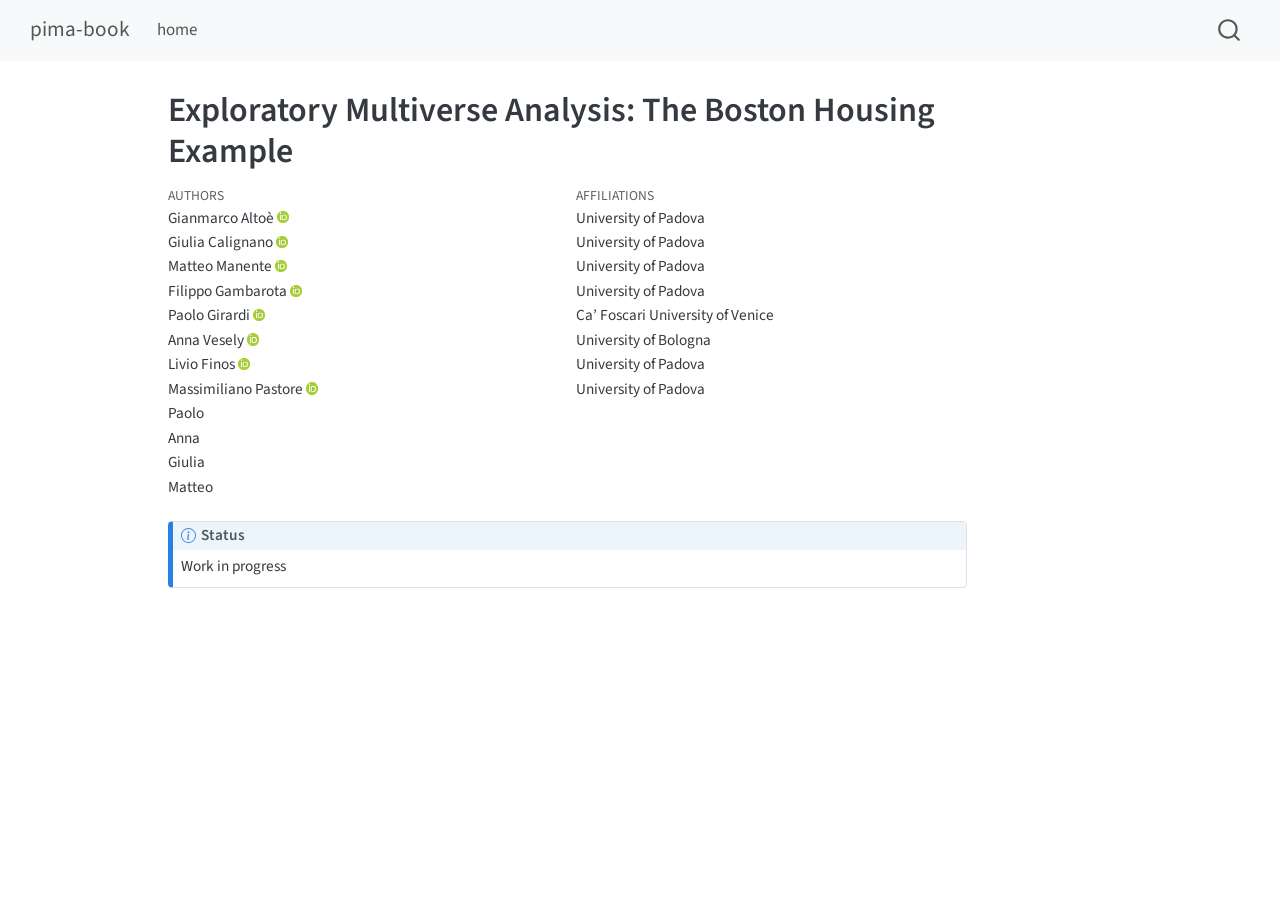
<file: docs/chapters/chapter3/index.html>
<!DOCTYPE html>
<html xmlns="http://www.w3.org/1999/xhtml" lang="en" xml:lang="en"><head>

<meta charset="utf-8">
<meta name="generator" content="quarto-1.11.9">

<meta name="viewport" content="width=device-width, initial-scale=1.0, user-scalable=yes">

<meta name="author" content="Gianmarco Altoè">
<meta name="author" content="Giulia Calignano">
<meta name="author" content="Matteo Manente">
<meta name="author" content="Filippo Gambarota">
<meta name="author" content="Paolo Girardi">
<meta name="author" content="Anna Vesely">
<meta name="author" content="Livio Finos">
<meta name="author" content="Massimiliano Pastore">
<meta name="author" content="Paolo">
<meta name="author" content="Anna">
<meta name="author" content="Giulia">
<meta name="author" content="Matteo">

<title>Exploratory Multiverse Analysis: The Boston Housing Example – pima-book</title>
<style>
/* Default styles provided by pandoc.
** See https://pandoc.org/MANUAL.html#variables-for-html for config info.
*/
span.smallcaps{font-variant: small-caps;}
div.columns{display: flex; gap: 1.5em;}
div.column{flex: auto;}
@media screen {
div.columns{gap: min(4vw, 1.5em);}
div.column{overflow-x: auto;}
}
div.hanging-indent{margin-left: 1.5em; text-indent: -1.5em;}
ul.task-list{list-style: none;}
ul.task-list li input[type="checkbox"] {
  width: 0.8em;
  margin: 0 0.8em 0.2em -1em; /* quarto-specific, see https://github.com/quarto-dev/quarto-cli/issues/4556 */ 
  vertical-align: middle;
}
</style>


<script src="../../site_libs/quarto-nav/quarto-nav.js"></script>
<script src="../../site_libs/quarto-nav/headroom.min.js"></script>
<script src="../../site_libs/clipboard/clipboard.min.js"></script>
<script src="../../site_libs/quarto-search/autocomplete.umd.js"></script>
<script src="../../site_libs/quarto-search/fuse.min.js"></script>
<script src="../../site_libs/quarto-search/quarto-search.js"></script>
<meta name="quarto:offset" content="../../">
<script src="../../site_libs/quarto-html/quarto.js" type="module"></script>
<script src="../../site_libs/quarto-html/tabsets/tabsets.js" type="module"></script>
<script src="../../site_libs/quarto-html/scrollable-regions/scrollable-regions.js" type="module"></script>
<script src="../../site_libs/quarto-html/popper.min.js"></script>
<script src="../../site_libs/quarto-html/tippy.umd.min.js"></script>
<script src="../../site_libs/quarto-html/anchor.min.js"></script>
<link href="../../site_libs/quarto-html/tippy.css" rel="stylesheet">
<link href="../../site_libs/quarto-html/quarto-syntax-highlighting-63b5708e65d6cd79cd7618c58d0c21e7.css" rel="stylesheet" id="quarto-text-highlighting-styles">
<script src="../../site_libs/bootstrap/bootstrap.min.js"></script>
<link href="../../site_libs/bootstrap/bootstrap-icons.css" rel="stylesheet">
<link href="../../site_libs/bootstrap/bootstrap-6c220f16503adc288cd97697b649b6c5.min.css" rel="stylesheet" append-hash="true" id="quarto-bootstrap" data-mode="light">
<script id="quarto-search-options" type="application/json">{
  "location": "navbar",
  "copy-button": false,
  "collapse-after": 3,
  "panel-placement": "end",
  "type": "overlay",
  "limit": 50,
  "keyboard-shortcut": [
    "f",
    "/",
    "s"
  ],
  "show-item-context": false,
  "language": {
    "search-no-results-text": "No results",
    "search-matching-documents-text": "matching documents",
    "search-copy-link-title": "Copy link to search",
    "search-hide-matches-text": "Hide additional matches",
    "search-more-match-text": "more match in this document",
    "search-more-matches-text": "more matches in this document",
    "search-clear-button-title": "Clear",
    "search-text-placeholder": "",
    "search-detached-cancel-button-title": "Cancel",
    "search-submit-button-title": "Submit",
    "search-label": "Search"
  }
}</script>


<link rel="stylesheet" href="../../styles.css">
</head>

<body class="nav-fixed quarto-light"><a id="quarto-skip-link" class="visually-hidden-focusable" href="#quarto-document-content">Skip to main content</a>

<div id="quarto-search-results"></div>
  <header id="quarto-header" class="headroom fixed-top">
    <nav class="navbar navbar-expand-lg " data-bs-theme="dark" aria-label="Site">
      <div class="navbar-container container-fluid">
      <div class="navbar-brand-container mx-auto">
    <a class="navbar-brand" href="../../index.html">
    <span class="navbar-title">pima-book</span>
    </a>
  </div>
          <button class="navbar-toggler" type="button" data-bs-toggle="collapse" data-bs-target="#navbarCollapse" aria-controls="navbarCollapse" aria-expanded="false" aria-label="Toggle navigation" onclick="if (window.quartoToggleHeadroom) { window.quartoToggleHeadroom(); }">
  <span class="navbar-toggler-icon"></span>
</button>
          <div class="collapse navbar-collapse" id="navbarCollapse">
            <ul class="navbar-nav navbar-nav-scroll me-auto">
  <li class="nav-item">
    <a class="nav-link" href="../../index.html"> 
<span class="menu-text">home</span></a>
  </li>  
</ul>
          </div> <!-- /navcollapse -->
            <div class="quarto-navbar-tools">
</div>
            <div id="quarto-search" class="" title="Search"></div>
      </div> <!-- /container-fluid -->
    </nav>
</header>
<!-- content -->
<div id="quarto-content" class="quarto-container page-columns page-rows-contents page-layout-article page-navbar">
<!-- sidebar -->
<!-- margin-sidebar -->
    <div id="quarto-margin-sidebar" class="sidebar margin-sidebar zindex-bottom">
        
    </div>
<!-- main -->
<main class="content" id="quarto-document-content" tabindex="-1">

<header id="title-block-header" class="quarto-title-block default">
<div class="quarto-title">
<h1 class="title">Exploratory Multiverse Analysis: The Boston Housing Example</h1>
</div>


<div class="quarto-title-meta-author">
  <div class="quarto-title-meta-heading">Authors</div>
  <div class="quarto-title-meta-heading">Affiliations</div>
  
    <div class="quarto-title-meta-contents">
    <p class="author">Gianmarco Altoè <a href="https://orcid.org/0000-0003-1154-9528" class="quarto-title-author-orcid" aria-label="ORCID profile for Gianmarco Altoè"> <img alt="" src="[data-uri]"></a></p>
  </div>
  <div class="quarto-title-meta-contents">
        <p class="affiliation">
            University of Padova
          </p>
      </div>
    <div class="quarto-title-meta-contents">
    <p class="author">Giulia Calignano <a href="https://orcid.org/0000-0002-2913-8770" class="quarto-title-author-orcid" aria-label="ORCID profile for Giulia Calignano"> <img alt="" src="[data-uri]"></a></p>
  </div>
  <div class="quarto-title-meta-contents">
        <p class="affiliation">
            University of Padova
          </p>
      </div>
    <div class="quarto-title-meta-contents">
    <p class="author">Matteo Manente <a href="https://orcid.org/0009-0009-3246-3476" class="quarto-title-author-orcid" aria-label="ORCID profile for Matteo Manente"> <img alt="" src="[data-uri]"></a></p>
  </div>
  <div class="quarto-title-meta-contents">
        <p class="affiliation">
            University of Padova
          </p>
      </div>
    <div class="quarto-title-meta-contents">
    <p class="author">Filippo Gambarota <a href="https://orcid.org/0000-0002-6666-1747" class="quarto-title-author-orcid" aria-label="ORCID profile for Filippo Gambarota"> <img alt="" src="[data-uri]"></a></p>
  </div>
  <div class="quarto-title-meta-contents">
        <p class="affiliation">
            University of Padova
          </p>
      </div>
    <div class="quarto-title-meta-contents">
    <p class="author">Paolo Girardi <a href="https://orcid.org/0000-0001-8330-9414" class="quarto-title-author-orcid" aria-label="ORCID profile for Paolo Girardi"> <img alt="" src="[data-uri]"></a></p>
  </div>
  <div class="quarto-title-meta-contents">
        <p class="affiliation">
            Ca’ Foscari University of Venice
          </p>
      </div>
    <div class="quarto-title-meta-contents">
    <p class="author">Anna Vesely <a href="https://orcid.org/0000-0001-6696-2390" class="quarto-title-author-orcid" aria-label="ORCID profile for Anna Vesely"> <img alt="" src="[data-uri]"></a></p>
  </div>
  <div class="quarto-title-meta-contents">
        <p class="affiliation">
            University of Bologna
          </p>
      </div>
    <div class="quarto-title-meta-contents">
    <p class="author">Livio Finos <a href="https://orcid.org/0000-0003-3181-8078" class="quarto-title-author-orcid" aria-label="ORCID profile for Livio Finos"> <img alt="" src="[data-uri]"></a></p>
  </div>
  <div class="quarto-title-meta-contents">
        <p class="affiliation">
            University of Padova
          </p>
      </div>
    <div class="quarto-title-meta-contents">
    <p class="author">Massimiliano Pastore <a href="https://orcid.org/0000-0002-7922-6365" class="quarto-title-author-orcid" aria-label="ORCID profile for Massimiliano Pastore"> <img alt="" src="[data-uri]"></a></p>
  </div>
  <div class="quarto-title-meta-contents">
        <p class="affiliation">
            University of Padova
          </p>
      </div>
    <div class="quarto-title-meta-contents">
    <p class="author">Paolo </p>
  </div>
  <div class="quarto-title-meta-contents">
      </div>
    <div class="quarto-title-meta-contents">
    <p class="author">Anna </p>
  </div>
  <div class="quarto-title-meta-contents">
      </div>
    <div class="quarto-title-meta-contents">
    <p class="author">Giulia </p>
  </div>
  <div class="quarto-title-meta-contents">
      </div>
    <div class="quarto-title-meta-contents">
    <p class="author">Matteo </p>
  </div>
  <div class="quarto-title-meta-contents">
      </div>
  </div>

<div class="quarto-title-meta">

      
  
    
  </div>
  


</header>


<div class="callout callout-style-default callout-note callout-titled">
<div class="callout-header d-flex align-content-center">
<div class="callout-icon-container">
<i class="callout-icon"></i>
</div>
<div class="callout-title-container flex-fill">
<span class="screen-reader-only">Note</span>Status
</div>
</div>
<div class="callout-body-container callout-body">
<p>Work in progress</p>
</div>
</div>



</main> <!-- /main -->
<script id="quarto-html-after-body" type="application/javascript">
  window.document.addEventListener("DOMContentLoaded", function (event) {
    const icon = "";
    const anchorJS = new window.AnchorJS();
    anchorJS.options = {
      placement: 'right',
      icon: icon
    };
    anchorJS.add('.anchored');
    const isCodeAnnotation = (el) => {
      for (const clz of el.classList) {
        if (clz.startsWith('code-annotation-')) {                     
          return true;
        }
      }
      return false;
    }
    const onCopySuccess = function(e) {
      // button target
      const button = e.trigger;
      // don't keep focus
      button.blur();
      // flash "checked"
      button.classList.add('code-copy-button-checked');
      var currentTitle = button.getAttribute("title");
      button.setAttribute("title", "Copied!");
      let tooltip;
      if (window.bootstrap) {
        button.setAttribute("data-bs-toggle", "tooltip");
        button.setAttribute("data-bs-placement", "left");
        button.setAttribute("data-bs-title", "Copied!");
        tooltip = new bootstrap.Tooltip(button, 
          { trigger: "manual", 
            customClass: "code-copy-button-tooltip",
            offset: [0, -8]});
        tooltip.show();    
      }
      setTimeout(function() {
        if (tooltip) {
          tooltip.hide();
          button.removeAttribute("data-bs-title");
          button.removeAttribute("data-bs-toggle");
          button.removeAttribute("data-bs-placement");
        }
        button.setAttribute("title", currentTitle);
        button.classList.remove('code-copy-button-checked');
      }, 1000);
      // clear code selection
      e.clearSelection();
    }
    const getTextToCopy = function(trigger) {
      const outerScaffold = trigger.parentElement.cloneNode(true);
      const codeEl = outerScaffold.querySelector('code');
      for (const childEl of codeEl.children) {
        if (isCodeAnnotation(childEl)) {
          childEl.remove();
        }
      }
      return codeEl.innerText;
    }
    const clipboard = new window.ClipboardJS('.code-copy-button:not([data-in-quarto-modal])', {
      text: getTextToCopy
    });
    clipboard.on('success', onCopySuccess);
    if (window.document.getElementById('quarto-embedded-source-code-modal')) {
      const clipboardModal = new window.ClipboardJS('.code-copy-button[data-in-quarto-modal]', {
        text: getTextToCopy,
        container: window.document.getElementById('quarto-embedded-source-code-modal')
      });
      clipboardModal.on('success', onCopySuccess);
    }
      var localhostRegex = new RegExp(/^(?:http|https):\/\/localhost\:?[0-9]*\//);
      var mailtoRegex = new RegExp(/^mailto:/);
        var filterRegex = new RegExp('/' + window.location.host + '/');
      var isInternal = (href) => {
          return filterRegex.test(href) || localhostRegex.test(href) || mailtoRegex.test(href);
      }
      // Inspect non-navigation links and adorn them if external
      window.quartoDecorateExternalLinks = function (root) {
     var links = (root || window.document).querySelectorAll('a[href]:not(.nav-link):not(.navbar-brand):not(.toc-action):not(.sidebar-link):not(.sidebar-item-toggle):not(.pagination-link):not(.no-external):not([aria-hidden]):not(.dropdown-item):not(.quarto-navigation-tool):not(.about-link)');
      for (var i=0; i<links.length; i++) {
        const link = links[i];
        if (!isInternal(link.href)) {
          // undo the damage that might have been done by quarto-nav.js in the case of
          // links that we want to consider external
          if (link.dataset.originalHref !== undefined) {
            link.href = link.dataset.originalHref;
          }
          if (!link.classList.contains('no-external-icon')) {
          }
        }
      }
      };
      window.quartoDecorateExternalLinks(window.document);
    // Esc closes the popup (WCAG 1.4.13) and focus leaving both trigger and
    // popup closes it (WCAG 2.4.11); tippy handles neither for interactive popups.
    const hideOnEscAndFocusOut = {
      name: 'hideOnEscAndFocusOut',
      defaultValue: true,
      fn(instance) {
        const dismiss = () => {
          // A show scheduled by the trigger delay would otherwise reopen it
          instance.clearDelayTimeouts();
          instance.hide();
        };
        const onKeyDown = (event) => {
          if (event.key !== 'Escape') {
            return;
          }
          // Keep Esc from also reaching page handlers (e.g. reveal.js overview),
          // except an open reveal.js slide menu, which Esc should close too.
          // The menu handles keys only when its keyboard option is on.
          const menuHandlesEsc = window.Reveal?.getPlugin?.('menu')?.isOpen() &&
            window.Reveal.getConfig().menu?.keyboard !== false;
          if (!menuHandlesEsc) {
            event.stopPropagation();
          }
          if (instance.popper.contains(window.document.activeElement)) {
            // Disabled while refocusing so the focus trigger does not reopen it
            instance.disable();
            instance.reference.focus();
            instance.enable();
          }
          dismiss();
        };
        const onFocusOut = (event) => {
          const target = event.relatedTarget;
          if (target && !instance.reference.contains(target) &&
              !instance.popper.contains(target)) {
            dismiss();
          }
        };
        // On the trigger too: a click trigger (code-annotations: select) has no
        // blur handling. Attached for the instance's lifetime so leaving the
        // trigger also cancels a show still pending on the trigger delay.
        instance.reference.addEventListener('focusout', onFocusOut);
        return {
          onShow() {
            window.document.addEventListener('keydown', onKeyDown, true);
            instance.popper.addEventListener('focusout', onFocusOut);
          },
          onHide() {
            window.document.removeEventListener('keydown', onKeyDown, true);
            instance.popper.removeEventListener('focusout', onFocusOut);
          },
          onDestroy() {
            instance.reference.removeEventListener('focusout', onFocusOut);
          },
        };
      },
    };
    function tippyHover(el, contentFn, onTriggerFn, onUntriggerFn) {
      const config = {
        allowHTML: true,
        maxWidth: 500,
        delay: 100,
        arrow: false,
        appendTo: function(el) {
            return el.parentElement;
        },
        interactive: true,
        interactiveBorder: 10,
        theme: 'quarto',
        placement: 'bottom-start',
        plugins: [hideOnEscAndFocusOut],
      };
      if (contentFn) {
        config.content = contentFn;
      }
      if (onTriggerFn) {
        config.onTrigger = onTriggerFn;
      }
      if (onUntriggerFn) {
        config.onUntrigger = onUntriggerFn;
      }
      window.tippy(el, config); 
    }
    const noterefs = window.document.querySelectorAll('a[role="doc-noteref"]');
    for (var i=0; i<noterefs.length; i++) {
      const ref = noterefs[i];
      tippyHover(ref, function() {
        // use id or data attribute instead here
        let href = ref.getAttribute('data-footnote-href') || ref.getAttribute('href');
        try { href = new URL(href).hash; } catch {}
        const id = href.replace(/^#\/?/, "");
        const note = window.document.getElementById(id);
        if (note) {
          return note.innerHTML;
        } else {
          return "";
        }
      });
    }
    const xrefs = window.document.querySelectorAll('a.quarto-xref');
    const processXRef = (id, note) => {
      // Strip column container classes
      const stripColumnClz = (el) => {
        el.classList.remove("page-full", "page-columns");
        if (el.children) {
          for (const child of el.children) {
            stripColumnClz(child);
          }
        }
      }
      stripColumnClz(note)
      if (id === null || id.startsWith('sec-')) {
        // Special case sections, only their first couple elements
        const container = document.createElement("div");
        if (note.children && note.children.length > 2) {
          container.appendChild(note.children[0].cloneNode(true));
          for (let i = 1; i < note.children.length; i++) {
            const child = note.children[i];
            if (child.tagName === "P" && child.innerText === "") {
              continue;
            } else {
              container.appendChild(child.cloneNode(true));
              break;
            }
          }
          if (window.Quarto?.typesetMath) {
            window.Quarto.typesetMath(container);
          }
          return container.innerHTML
        } else {
          if (window.Quarto?.typesetMath) {
            window.Quarto.typesetMath(note);
          }
          return note.innerHTML;
        }
      } else {
        // Remove any anchor links if they are present
        const anchorLink = note.querySelector('a.anchorjs-link');
        if (anchorLink) {
          anchorLink.remove();
        }
        if (window.Quarto?.typesetMath) {
          window.Quarto.typesetMath(note);
        }
        if (note.classList.contains("callout")) {
          return note.outerHTML;
        } else {
          return note.innerHTML;
        }
      }
    }
    for (var i=0; i<xrefs.length; i++) {
      const xref = xrefs[i];
      tippyHover(xref, undefined, function(instance) {
        instance.disable();
        let url = xref.getAttribute('href');
        let hash = undefined; 
        if (url.startsWith('#')) {
          hash = url;
        } else {
          try { hash = new URL(url).hash; } catch {}
        }
        if (hash) {
          const id = hash.replace(/^#\/?/, "");
          const note = window.document.getElementById(id);
          if (note !== null) {
            try {
              const html = processXRef(id, note.cloneNode(true));
              instance.setContent(html);
            } finally {
              instance.enable();
              instance.show();
            }
          } else {
            // See if we can fetch this
            fetch(url.split('#')[0])
            .then(res => res.text())
            .then(html => {
              const parser = new DOMParser();
              const htmlDoc = parser.parseFromString(html, "text/html");
              const note = htmlDoc.getElementById(id);
              if (note !== null) {
                const html = processXRef(id, note);
                instance.setContent(html);
              } 
            }).finally(() => {
              instance.enable();
              instance.show();
            });
          }
        } else {
          // See if we can fetch a full url (with no hash to target)
          // This is a special case and we should probably do some content thinning / targeting
          fetch(url)
          .then(res => res.text())
          .then(html => {
            const parser = new DOMParser();
            const htmlDoc = parser.parseFromString(html, "text/html");
            const note = htmlDoc.querySelector('main.content');
            if (note !== null) {
              // This should only happen for chapter cross references
              // (since there is no id in the URL)
              // remove the first header
              if (note.children.length > 0 && note.children[0].tagName === "HEADER") {
                note.children[0].remove();
              }
              const html = processXRef(null, note);
              instance.setContent(html);
            } 
          }).finally(() => {
            instance.enable();
            instance.show();
          });
        }
      }, function(instance) {
      });
    }
        let selectedAnnoteEl;
        const selectorForAnnotation = ( cell, annotation) => {
          let cellAttr = 'data-code-cell="' + cell + '"';
          let lineAttr = 'data-code-annotation="' +  annotation + '"';
          const selector = 'span[' + cellAttr + '][' + lineAttr + ']';
          return selector;
        }
        const selectCodeLines = (annoteEl) => {
          const doc = window.document;
          const targetCell = annoteEl.getAttribute("data-target-cell");
          const targetAnnotation = annoteEl.getAttribute("data-target-annotation");
          const annoteSpan = window.document.querySelector(selectorForAnnotation(targetCell, targetAnnotation));
          const lines = annoteSpan.getAttribute("data-code-lines").split(",");
          const lineIds = lines.map((line) => {
            return targetCell + "-" + line;
          })
          // Each band is positioned against its own containing block, which is
          // not the offsetParent of the lines, so place it from client rects.
          const placeBand = (band, firstEl, lastEl, codeBlock) => {
            const container = band.offsetParent;
            if (container === null) {
              return;
            }
            const containerRect = container.getBoundingClientRect();
            // Reveal.js scales slides with a transform, so convert client
            // pixels back to the CSS pixels of the container.
            const scale = containerRect.height / container.offsetHeight || 1;
            const firstRect = firstEl.getBoundingClientRect();
            const lastRect = lastEl.getBoundingClientRect();
            const top = (firstRect.top - containerRect.top) / scale - container.clientTop + container.scrollTop;
            const height = (lastRect.bottom - firstRect.top) / scale;
            band.style.top = top - 2 + "px";
            band.style.height = height + 4 + "px";
            if (codeBlock) {
              // Without the copy button wrapper, the containing block is wider
              // than the code block, so span the code block explicitly.
              const blockRect = codeBlock.getBoundingClientRect();
              band.style.left = (blockRect.left - containerRect.left) / scale - container.clientLeft + container.scrollLeft + "px";
              band.style.width = blockRect.width / scale + "px";
            }
          };
          if (lineIds.length > 0) {
            const el = window.document.getElementById(lineIds[0]);
            const lastEl = window.document.getElementById(lineIds[lineIds.length - 1]);
            const parent = el.parentElement.parentElement;
            // cook up a div (if necessary) and position it
            let div = window.document.getElementById("code-annotation-line-highlight");
            if (div === null) {
              div = window.document.createElement("div");
              div.setAttribute("id", "code-annotation-line-highlight");
              div.style.position = 'absolute';
              parent.appendChild(div);
            }
            placeBand(div, el, lastEl, parent.closest("div.sourceCode") || parent);
            let gutterDiv = window.document.getElementById("code-annotation-line-highlight-gutter");
            if (gutterDiv === null) {
              gutterDiv = window.document.createElement("div");
              gutterDiv.setAttribute("id", "code-annotation-line-highlight-gutter");
              gutterDiv.style.position = 'absolute';
              const codeCell = window.document.getElementById(targetCell);
              const gutter = codeCell.querySelector('.code-annotation-gutter');
              gutter.appendChild(gutterDiv);
            }
            placeBand(gutterDiv, el, lastEl);
            selectedAnnoteEl = annoteEl;
          }
        };
        const unselectCodeLines = () => {
          const elementsIds = ["code-annotation-line-highlight", "code-annotation-line-highlight-gutter"];
          elementsIds.forEach((elId) => {
            const div = window.document.getElementById(elId);
            if (div) {
              div.remove();
            }
          });
          selectedAnnoteEl = undefined;
        };
          // Handle positioning of the toggle
      window.addEventListener(
        "resize",
        throttle(() => {
          elRect = undefined;
          if (selectedAnnoteEl) {
            selectCodeLines(selectedAnnoteEl);
          }
        }, 10)
      );
      function throttle(fn, ms) {
      let throttle = false;
      let timer;
        return (...args) => {
          if(!throttle) { // first call gets through
              fn.apply(this, args);
              throttle = true;
          } else { // all the others get throttled
              if(timer) clearTimeout(timer); // cancel #2
              timer = setTimeout(() => {
                fn.apply(this, args);
                timer = throttle = false;
              }, ms);
          }
        };
      }
        // Attach click handler to the DT
        const annoteDls = window.document.querySelectorAll('dt[data-target-cell]');
        for (const annoteDlNode of annoteDls) {
          annoteDlNode.addEventListener('click', (event) => {
            const clickedEl = event.target;
            if (clickedEl !== selectedAnnoteEl) {
              unselectCodeLines();
              const activeEl = window.document.querySelector('dt[data-target-cell].code-annotation-active');
              if (activeEl) {
                activeEl.classList.remove('code-annotation-active');
              }
              selectCodeLines(clickedEl);
              clickedEl.classList.add('code-annotation-active');
            } else {
              // Unselect the line
              unselectCodeLines();
              clickedEl.classList.remove('code-annotation-active');
            }
          });
        }
    const findCites = (el) => {
      const parentEl = el.parentElement;
      if (parentEl) {
        const cites = parentEl.dataset.cites;
        if (cites) {
          return {
            el,
            cites: cites.split(' ')
          };
        } else {
          return findCites(el.parentElement)
        }
      } else {
        return undefined;
      }
    };
    var bibliorefs = window.document.querySelectorAll('a[role="doc-biblioref"]');
    for (var i=0; i<bibliorefs.length; i++) {
      const ref = bibliorefs[i];
      const citeInfo = findCites(ref);
      if (citeInfo) {
        tippyHover(citeInfo.el, function() {
          var popup = window.document.createElement('div');
          citeInfo.cites.forEach(function(cite) {
            var citeDiv = window.document.createElement('div');
            citeDiv.classList.add('hanging-indent');
            citeDiv.classList.add('csl-entry');
            var biblioDiv = window.document.getElementById('ref-' + cite);
            if (biblioDiv) {
              citeDiv.innerHTML = biblioDiv.innerHTML;
            }
            popup.appendChild(citeDiv);
          });
          return popup.innerHTML;
        });
      }
    }
  });
  </script>
  <script type="application/javascript">
  window.quartoScrollableRegionsLabels = {"code":"Scrollable code","output":"Scrollable output"};
  </script>
</div> <!-- /content -->




</body></html>
</file>
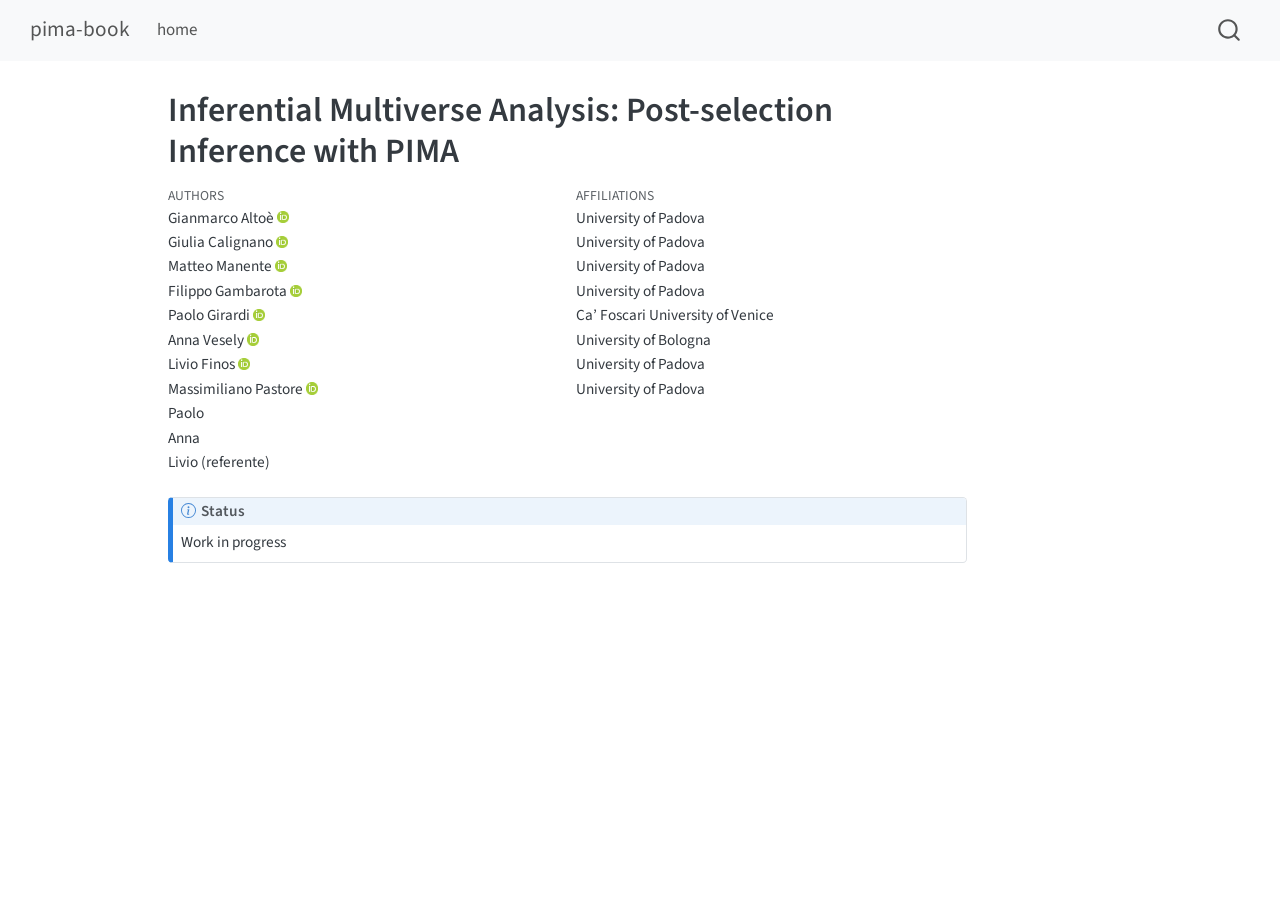
<file: docs/chapters/chapter4/index.html>
<!DOCTYPE html>
<html xmlns="http://www.w3.org/1999/xhtml" lang="en" xml:lang="en"><head>

<meta charset="utf-8">
<meta name="generator" content="quarto-1.11.9">

<meta name="viewport" content="width=device-width, initial-scale=1.0, user-scalable=yes">

<meta name="author" content="Gianmarco Altoè">
<meta name="author" content="Giulia Calignano">
<meta name="author" content="Matteo Manente">
<meta name="author" content="Filippo Gambarota">
<meta name="author" content="Paolo Girardi">
<meta name="author" content="Anna Vesely">
<meta name="author" content="Livio Finos">
<meta name="author" content="Massimiliano Pastore">
<meta name="author" content="Paolo">
<meta name="author" content="Anna">
<meta name="author" content="Livio (referente)">

<title>Inferential Multiverse Analysis: Post-selection Inference with PIMA – pima-book</title>
<style>
/* Default styles provided by pandoc.
** See https://pandoc.org/MANUAL.html#variables-for-html for config info.
*/
span.smallcaps{font-variant: small-caps;}
div.columns{display: flex; gap: 1.5em;}
div.column{flex: auto;}
@media screen {
div.columns{gap: min(4vw, 1.5em);}
div.column{overflow-x: auto;}
}
div.hanging-indent{margin-left: 1.5em; text-indent: -1.5em;}
ul.task-list{list-style: none;}
ul.task-list li input[type="checkbox"] {
  width: 0.8em;
  margin: 0 0.8em 0.2em -1em; /* quarto-specific, see https://github.com/quarto-dev/quarto-cli/issues/4556 */ 
  vertical-align: middle;
}
</style>


<script src="../../site_libs/quarto-nav/quarto-nav.js"></script>
<script src="../../site_libs/quarto-nav/headroom.min.js"></script>
<script src="../../site_libs/clipboard/clipboard.min.js"></script>
<script src="../../site_libs/quarto-search/autocomplete.umd.js"></script>
<script src="../../site_libs/quarto-search/fuse.min.js"></script>
<script src="../../site_libs/quarto-search/quarto-search.js"></script>
<meta name="quarto:offset" content="../../">
<script src="../../site_libs/quarto-html/quarto.js" type="module"></script>
<script src="../../site_libs/quarto-html/tabsets/tabsets.js" type="module"></script>
<script src="../../site_libs/quarto-html/scrollable-regions/scrollable-regions.js" type="module"></script>
<script src="../../site_libs/quarto-html/popper.min.js"></script>
<script src="../../site_libs/quarto-html/tippy.umd.min.js"></script>
<script src="../../site_libs/quarto-html/anchor.min.js"></script>
<link href="../../site_libs/quarto-html/tippy.css" rel="stylesheet">
<link href="../../site_libs/quarto-html/quarto-syntax-highlighting-63b5708e65d6cd79cd7618c58d0c21e7.css" rel="stylesheet" id="quarto-text-highlighting-styles">
<script src="../../site_libs/bootstrap/bootstrap.min.js"></script>
<link href="../../site_libs/bootstrap/bootstrap-icons.css" rel="stylesheet">
<link href="../../site_libs/bootstrap/bootstrap-6c220f16503adc288cd97697b649b6c5.min.css" rel="stylesheet" append-hash="true" id="quarto-bootstrap" data-mode="light">
<script id="quarto-search-options" type="application/json">{
  "location": "navbar",
  "copy-button": false,
  "collapse-after": 3,
  "panel-placement": "end",
  "type": "overlay",
  "limit": 50,
  "keyboard-shortcut": [
    "f",
    "/",
    "s"
  ],
  "show-item-context": false,
  "language": {
    "search-no-results-text": "No results",
    "search-matching-documents-text": "matching documents",
    "search-copy-link-title": "Copy link to search",
    "search-hide-matches-text": "Hide additional matches",
    "search-more-match-text": "more match in this document",
    "search-more-matches-text": "more matches in this document",
    "search-clear-button-title": "Clear",
    "search-text-placeholder": "",
    "search-detached-cancel-button-title": "Cancel",
    "search-submit-button-title": "Submit",
    "search-label": "Search"
  }
}</script>


<link rel="stylesheet" href="../../styles.css">
</head>

<body class="nav-fixed quarto-light"><a id="quarto-skip-link" class="visually-hidden-focusable" href="#quarto-document-content">Skip to main content</a>

<div id="quarto-search-results"></div>
  <header id="quarto-header" class="headroom fixed-top">
    <nav class="navbar navbar-expand-lg " data-bs-theme="dark" aria-label="Site">
      <div class="navbar-container container-fluid">
      <div class="navbar-brand-container mx-auto">
    <a class="navbar-brand" href="../../index.html">
    <span class="navbar-title">pima-book</span>
    </a>
  </div>
          <button class="navbar-toggler" type="button" data-bs-toggle="collapse" data-bs-target="#navbarCollapse" aria-controls="navbarCollapse" aria-expanded="false" aria-label="Toggle navigation" onclick="if (window.quartoToggleHeadroom) { window.quartoToggleHeadroom(); }">
  <span class="navbar-toggler-icon"></span>
</button>
          <div class="collapse navbar-collapse" id="navbarCollapse">
            <ul class="navbar-nav navbar-nav-scroll me-auto">
  <li class="nav-item">
    <a class="nav-link" href="../../index.html"> 
<span class="menu-text">home</span></a>
  </li>  
</ul>
          </div> <!-- /navcollapse -->
            <div class="quarto-navbar-tools">
</div>
            <div id="quarto-search" class="" title="Search"></div>
      </div> <!-- /container-fluid -->
    </nav>
</header>
<!-- content -->
<div id="quarto-content" class="quarto-container page-columns page-rows-contents page-layout-article page-navbar">
<!-- sidebar -->
<!-- margin-sidebar -->
    <div id="quarto-margin-sidebar" class="sidebar margin-sidebar zindex-bottom">
        
    </div>
<!-- main -->
<main class="content" id="quarto-document-content" tabindex="-1">

<header id="title-block-header" class="quarto-title-block default">
<div class="quarto-title">
<h1 class="title">Inferential Multiverse Analysis: Post-selection Inference with PIMA</h1>
</div>


<div class="quarto-title-meta-author">
  <div class="quarto-title-meta-heading">Authors</div>
  <div class="quarto-title-meta-heading">Affiliations</div>
  
    <div class="quarto-title-meta-contents">
    <p class="author">Gianmarco Altoè <a href="https://orcid.org/0000-0003-1154-9528" class="quarto-title-author-orcid" aria-label="ORCID profile for Gianmarco Altoè"> <img alt="" src="[data-uri]"></a></p>
  </div>
  <div class="quarto-title-meta-contents">
        <p class="affiliation">
            University of Padova
          </p>
      </div>
    <div class="quarto-title-meta-contents">
    <p class="author">Giulia Calignano <a href="https://orcid.org/0000-0002-2913-8770" class="quarto-title-author-orcid" aria-label="ORCID profile for Giulia Calignano"> <img alt="" src="[data-uri]"></a></p>
  </div>
  <div class="quarto-title-meta-contents">
        <p class="affiliation">
            University of Padova
          </p>
      </div>
    <div class="quarto-title-meta-contents">
    <p class="author">Matteo Manente <a href="https://orcid.org/0009-0009-3246-3476" class="quarto-title-author-orcid" aria-label="ORCID profile for Matteo Manente"> <img alt="" src="[data-uri]"></a></p>
  </div>
  <div class="quarto-title-meta-contents">
        <p class="affiliation">
            University of Padova
          </p>
      </div>
    <div class="quarto-title-meta-contents">
    <p class="author">Filippo Gambarota <a href="https://orcid.org/0000-0002-6666-1747" class="quarto-title-author-orcid" aria-label="ORCID profile for Filippo Gambarota"> <img alt="" src="[data-uri]"></a></p>
  </div>
  <div class="quarto-title-meta-contents">
        <p class="affiliation">
            University of Padova
          </p>
      </div>
    <div class="quarto-title-meta-contents">
    <p class="author">Paolo Girardi <a href="https://orcid.org/0000-0001-8330-9414" class="quarto-title-author-orcid" aria-label="ORCID profile for Paolo Girardi"> <img alt="" src="[data-uri]"></a></p>
  </div>
  <div class="quarto-title-meta-contents">
        <p class="affiliation">
            Ca’ Foscari University of Venice
          </p>
      </div>
    <div class="quarto-title-meta-contents">
    <p class="author">Anna Vesely <a href="https://orcid.org/0000-0001-6696-2390" class="quarto-title-author-orcid" aria-label="ORCID profile for Anna Vesely"> <img alt="" src="[data-uri]"></a></p>
  </div>
  <div class="quarto-title-meta-contents">
        <p class="affiliation">
            University of Bologna
          </p>
      </div>
    <div class="quarto-title-meta-contents">
    <p class="author">Livio Finos <a href="https://orcid.org/0000-0003-3181-8078" class="quarto-title-author-orcid" aria-label="ORCID profile for Livio Finos"> <img alt="" src="[data-uri]"></a></p>
  </div>
  <div class="quarto-title-meta-contents">
        <p class="affiliation">
            University of Padova
          </p>
      </div>
    <div class="quarto-title-meta-contents">
    <p class="author">Massimiliano Pastore <a href="https://orcid.org/0000-0002-7922-6365" class="quarto-title-author-orcid" aria-label="ORCID profile for Massimiliano Pastore"> <img alt="" src="[data-uri]"></a></p>
  </div>
  <div class="quarto-title-meta-contents">
        <p class="affiliation">
            University of Padova
          </p>
      </div>
    <div class="quarto-title-meta-contents">
    <p class="author">Paolo </p>
  </div>
  <div class="quarto-title-meta-contents">
      </div>
    <div class="quarto-title-meta-contents">
    <p class="author">Anna </p>
  </div>
  <div class="quarto-title-meta-contents">
      </div>
    <div class="quarto-title-meta-contents">
    <p class="author">Livio (referente) </p>
  </div>
  <div class="quarto-title-meta-contents">
      </div>
  </div>

<div class="quarto-title-meta">

      
  
    
  </div>
  


</header>


<div class="callout callout-style-default callout-note callout-titled">
<div class="callout-header d-flex align-content-center">
<div class="callout-icon-container">
<i class="callout-icon"></i>
</div>
<div class="callout-title-container flex-fill">
<span class="screen-reader-only">Note</span>Status
</div>
</div>
<div class="callout-body-container callout-body">
<p>Work in progress</p>
</div>
</div>



</main> <!-- /main -->
<script id="quarto-html-after-body" type="application/javascript">
  window.document.addEventListener("DOMContentLoaded", function (event) {
    const icon = "";
    const anchorJS = new window.AnchorJS();
    anchorJS.options = {
      placement: 'right',
      icon: icon
    };
    anchorJS.add('.anchored');
    const isCodeAnnotation = (el) => {
      for (const clz of el.classList) {
        if (clz.startsWith('code-annotation-')) {                     
          return true;
        }
      }
      return false;
    }
    const onCopySuccess = function(e) {
      // button target
      const button = e.trigger;
      // don't keep focus
      button.blur();
      // flash "checked"
      button.classList.add('code-copy-button-checked');
      var currentTitle = button.getAttribute("title");
      button.setAttribute("title", "Copied!");
      let tooltip;
      if (window.bootstrap) {
        button.setAttribute("data-bs-toggle", "tooltip");
        button.setAttribute("data-bs-placement", "left");
        button.setAttribute("data-bs-title", "Copied!");
        tooltip = new bootstrap.Tooltip(button, 
          { trigger: "manual", 
            customClass: "code-copy-button-tooltip",
            offset: [0, -8]});
        tooltip.show();    
      }
      setTimeout(function() {
        if (tooltip) {
          tooltip.hide();
          button.removeAttribute("data-bs-title");
          button.removeAttribute("data-bs-toggle");
          button.removeAttribute("data-bs-placement");
        }
        button.setAttribute("title", currentTitle);
        button.classList.remove('code-copy-button-checked');
      }, 1000);
      // clear code selection
      e.clearSelection();
    }
    const getTextToCopy = function(trigger) {
      const outerScaffold = trigger.parentElement.cloneNode(true);
      const codeEl = outerScaffold.querySelector('code');
      for (const childEl of codeEl.children) {
        if (isCodeAnnotation(childEl)) {
          childEl.remove();
        }
      }
      return codeEl.innerText;
    }
    const clipboard = new window.ClipboardJS('.code-copy-button:not([data-in-quarto-modal])', {
      text: getTextToCopy
    });
    clipboard.on('success', onCopySuccess);
    if (window.document.getElementById('quarto-embedded-source-code-modal')) {
      const clipboardModal = new window.ClipboardJS('.code-copy-button[data-in-quarto-modal]', {
        text: getTextToCopy,
        container: window.document.getElementById('quarto-embedded-source-code-modal')
      });
      clipboardModal.on('success', onCopySuccess);
    }
      var localhostRegex = new RegExp(/^(?:http|https):\/\/localhost\:?[0-9]*\//);
      var mailtoRegex = new RegExp(/^mailto:/);
        var filterRegex = new RegExp('/' + window.location.host + '/');
      var isInternal = (href) => {
          return filterRegex.test(href) || localhostRegex.test(href) || mailtoRegex.test(href);
      }
      // Inspect non-navigation links and adorn them if external
      window.quartoDecorateExternalLinks = function (root) {
     var links = (root || window.document).querySelectorAll('a[href]:not(.nav-link):not(.navbar-brand):not(.toc-action):not(.sidebar-link):not(.sidebar-item-toggle):not(.pagination-link):not(.no-external):not([aria-hidden]):not(.dropdown-item):not(.quarto-navigation-tool):not(.about-link)');
      for (var i=0; i<links.length; i++) {
        const link = links[i];
        if (!isInternal(link.href)) {
          // undo the damage that might have been done by quarto-nav.js in the case of
          // links that we want to consider external
          if (link.dataset.originalHref !== undefined) {
            link.href = link.dataset.originalHref;
          }
          if (!link.classList.contains('no-external-icon')) {
          }
        }
      }
      };
      window.quartoDecorateExternalLinks(window.document);
    // Esc closes the popup (WCAG 1.4.13) and focus leaving both trigger and
    // popup closes it (WCAG 2.4.11); tippy handles neither for interactive popups.
    const hideOnEscAndFocusOut = {
      name: 'hideOnEscAndFocusOut',
      defaultValue: true,
      fn(instance) {
        const dismiss = () => {
          // A show scheduled by the trigger delay would otherwise reopen it
          instance.clearDelayTimeouts();
          instance.hide();
        };
        const onKeyDown = (event) => {
          if (event.key !== 'Escape') {
            return;
          }
          // Keep Esc from also reaching page handlers (e.g. reveal.js overview),
          // except an open reveal.js slide menu, which Esc should close too.
          // The menu handles keys only when its keyboard option is on.
          const menuHandlesEsc = window.Reveal?.getPlugin?.('menu')?.isOpen() &&
            window.Reveal.getConfig().menu?.keyboard !== false;
          if (!menuHandlesEsc) {
            event.stopPropagation();
          }
          if (instance.popper.contains(window.document.activeElement)) {
            // Disabled while refocusing so the focus trigger does not reopen it
            instance.disable();
            instance.reference.focus();
            instance.enable();
          }
          dismiss();
        };
        const onFocusOut = (event) => {
          const target = event.relatedTarget;
          if (target && !instance.reference.contains(target) &&
              !instance.popper.contains(target)) {
            dismiss();
          }
        };
        // On the trigger too: a click trigger (code-annotations: select) has no
        // blur handling. Attached for the instance's lifetime so leaving the
        // trigger also cancels a show still pending on the trigger delay.
        instance.reference.addEventListener('focusout', onFocusOut);
        return {
          onShow() {
            window.document.addEventListener('keydown', onKeyDown, true);
            instance.popper.addEventListener('focusout', onFocusOut);
          },
          onHide() {
            window.document.removeEventListener('keydown', onKeyDown, true);
            instance.popper.removeEventListener('focusout', onFocusOut);
          },
          onDestroy() {
            instance.reference.removeEventListener('focusout', onFocusOut);
          },
        };
      },
    };
    function tippyHover(el, contentFn, onTriggerFn, onUntriggerFn) {
      const config = {
        allowHTML: true,
        maxWidth: 500,
        delay: 100,
        arrow: false,
        appendTo: function(el) {
            return el.parentElement;
        },
        interactive: true,
        interactiveBorder: 10,
        theme: 'quarto',
        placement: 'bottom-start',
        plugins: [hideOnEscAndFocusOut],
      };
      if (contentFn) {
        config.content = contentFn;
      }
      if (onTriggerFn) {
        config.onTrigger = onTriggerFn;
      }
      if (onUntriggerFn) {
        config.onUntrigger = onUntriggerFn;
      }
      window.tippy(el, config); 
    }
    const noterefs = window.document.querySelectorAll('a[role="doc-noteref"]');
    for (var i=0; i<noterefs.length; i++) {
      const ref = noterefs[i];
      tippyHover(ref, function() {
        // use id or data attribute instead here
        let href = ref.getAttribute('data-footnote-href') || ref.getAttribute('href');
        try { href = new URL(href).hash; } catch {}
        const id = href.replace(/^#\/?/, "");
        const note = window.document.getElementById(id);
        if (note) {
          return note.innerHTML;
        } else {
          return "";
        }
      });
    }
    const xrefs = window.document.querySelectorAll('a.quarto-xref');
    const processXRef = (id, note) => {
      // Strip column container classes
      const stripColumnClz = (el) => {
        el.classList.remove("page-full", "page-columns");
        if (el.children) {
          for (const child of el.children) {
            stripColumnClz(child);
          }
        }
      }
      stripColumnClz(note)
      if (id === null || id.startsWith('sec-')) {
        // Special case sections, only their first couple elements
        const container = document.createElement("div");
        if (note.children && note.children.length > 2) {
          container.appendChild(note.children[0].cloneNode(true));
          for (let i = 1; i < note.children.length; i++) {
            const child = note.children[i];
            if (child.tagName === "P" && child.innerText === "") {
              continue;
            } else {
              container.appendChild(child.cloneNode(true));
              break;
            }
          }
          if (window.Quarto?.typesetMath) {
            window.Quarto.typesetMath(container);
          }
          return container.innerHTML
        } else {
          if (window.Quarto?.typesetMath) {
            window.Quarto.typesetMath(note);
          }
          return note.innerHTML;
        }
      } else {
        // Remove any anchor links if they are present
        const anchorLink = note.querySelector('a.anchorjs-link');
        if (anchorLink) {
          anchorLink.remove();
        }
        if (window.Quarto?.typesetMath) {
          window.Quarto.typesetMath(note);
        }
        if (note.classList.contains("callout")) {
          return note.outerHTML;
        } else {
          return note.innerHTML;
        }
      }
    }
    for (var i=0; i<xrefs.length; i++) {
      const xref = xrefs[i];
      tippyHover(xref, undefined, function(instance) {
        instance.disable();
        let url = xref.getAttribute('href');
        let hash = undefined; 
        if (url.startsWith('#')) {
          hash = url;
        } else {
          try { hash = new URL(url).hash; } catch {}
        }
        if (hash) {
          const id = hash.replace(/^#\/?/, "");
          const note = window.document.getElementById(id);
          if (note !== null) {
            try {
              const html = processXRef(id, note.cloneNode(true));
              instance.setContent(html);
            } finally {
              instance.enable();
              instance.show();
            }
          } else {
            // See if we can fetch this
            fetch(url.split('#')[0])
            .then(res => res.text())
            .then(html => {
              const parser = new DOMParser();
              const htmlDoc = parser.parseFromString(html, "text/html");
              const note = htmlDoc.getElementById(id);
              if (note !== null) {
                const html = processXRef(id, note);
                instance.setContent(html);
              } 
            }).finally(() => {
              instance.enable();
              instance.show();
            });
          }
        } else {
          // See if we can fetch a full url (with no hash to target)
          // This is a special case and we should probably do some content thinning / targeting
          fetch(url)
          .then(res => res.text())
          .then(html => {
            const parser = new DOMParser();
            const htmlDoc = parser.parseFromString(html, "text/html");
            const note = htmlDoc.querySelector('main.content');
            if (note !== null) {
              // This should only happen for chapter cross references
              // (since there is no id in the URL)
              // remove the first header
              if (note.children.length > 0 && note.children[0].tagName === "HEADER") {
                note.children[0].remove();
              }
              const html = processXRef(null, note);
              instance.setContent(html);
            } 
          }).finally(() => {
            instance.enable();
            instance.show();
          });
        }
      }, function(instance) {
      });
    }
        let selectedAnnoteEl;
        const selectorForAnnotation = ( cell, annotation) => {
          let cellAttr = 'data-code-cell="' + cell + '"';
          let lineAttr = 'data-code-annotation="' +  annotation + '"';
          const selector = 'span[' + cellAttr + '][' + lineAttr + ']';
          return selector;
        }
        const selectCodeLines = (annoteEl) => {
          const doc = window.document;
          const targetCell = annoteEl.getAttribute("data-target-cell");
          const targetAnnotation = annoteEl.getAttribute("data-target-annotation");
          const annoteSpan = window.document.querySelector(selectorForAnnotation(targetCell, targetAnnotation));
          const lines = annoteSpan.getAttribute("data-code-lines").split(",");
          const lineIds = lines.map((line) => {
            return targetCell + "-" + line;
          })
          // Each band is positioned against its own containing block, which is
          // not the offsetParent of the lines, so place it from client rects.
          const placeBand = (band, firstEl, lastEl, codeBlock) => {
            const container = band.offsetParent;
            if (container === null) {
              return;
            }
            const containerRect = container.getBoundingClientRect();
            // Reveal.js scales slides with a transform, so convert client
            // pixels back to the CSS pixels of the container.
            const scale = containerRect.height / container.offsetHeight || 1;
            const firstRect = firstEl.getBoundingClientRect();
            const lastRect = lastEl.getBoundingClientRect();
            const top = (firstRect.top - containerRect.top) / scale - container.clientTop + container.scrollTop;
            const height = (lastRect.bottom - firstRect.top) / scale;
            band.style.top = top - 2 + "px";
            band.style.height = height + 4 + "px";
            if (codeBlock) {
              // Without the copy button wrapper, the containing block is wider
              // than the code block, so span the code block explicitly.
              const blockRect = codeBlock.getBoundingClientRect();
              band.style.left = (blockRect.left - containerRect.left) / scale - container.clientLeft + container.scrollLeft + "px";
              band.style.width = blockRect.width / scale + "px";
            }
          };
          if (lineIds.length > 0) {
            const el = window.document.getElementById(lineIds[0]);
            const lastEl = window.document.getElementById(lineIds[lineIds.length - 1]);
            const parent = el.parentElement.parentElement;
            // cook up a div (if necessary) and position it
            let div = window.document.getElementById("code-annotation-line-highlight");
            if (div === null) {
              div = window.document.createElement("div");
              div.setAttribute("id", "code-annotation-line-highlight");
              div.style.position = 'absolute';
              parent.appendChild(div);
            }
            placeBand(div, el, lastEl, parent.closest("div.sourceCode") || parent);
            let gutterDiv = window.document.getElementById("code-annotation-line-highlight-gutter");
            if (gutterDiv === null) {
              gutterDiv = window.document.createElement("div");
              gutterDiv.setAttribute("id", "code-annotation-line-highlight-gutter");
              gutterDiv.style.position = 'absolute';
              const codeCell = window.document.getElementById(targetCell);
              const gutter = codeCell.querySelector('.code-annotation-gutter');
              gutter.appendChild(gutterDiv);
            }
            placeBand(gutterDiv, el, lastEl);
            selectedAnnoteEl = annoteEl;
          }
        };
        const unselectCodeLines = () => {
          const elementsIds = ["code-annotation-line-highlight", "code-annotation-line-highlight-gutter"];
          elementsIds.forEach((elId) => {
            const div = window.document.getElementById(elId);
            if (div) {
              div.remove();
            }
          });
          selectedAnnoteEl = undefined;
        };
          // Handle positioning of the toggle
      window.addEventListener(
        "resize",
        throttle(() => {
          elRect = undefined;
          if (selectedAnnoteEl) {
            selectCodeLines(selectedAnnoteEl);
          }
        }, 10)
      );
      function throttle(fn, ms) {
      let throttle = false;
      let timer;
        return (...args) => {
          if(!throttle) { // first call gets through
              fn.apply(this, args);
              throttle = true;
          } else { // all the others get throttled
              if(timer) clearTimeout(timer); // cancel #2
              timer = setTimeout(() => {
                fn.apply(this, args);
                timer = throttle = false;
              }, ms);
          }
        };
      }
        // Attach click handler to the DT
        const annoteDls = window.document.querySelectorAll('dt[data-target-cell]');
        for (const annoteDlNode of annoteDls) {
          annoteDlNode.addEventListener('click', (event) => {
            const clickedEl = event.target;
            if (clickedEl !== selectedAnnoteEl) {
              unselectCodeLines();
              const activeEl = window.document.querySelector('dt[data-target-cell].code-annotation-active');
              if (activeEl) {
                activeEl.classList.remove('code-annotation-active');
              }
              selectCodeLines(clickedEl);
              clickedEl.classList.add('code-annotation-active');
            } else {
              // Unselect the line
              unselectCodeLines();
              clickedEl.classList.remove('code-annotation-active');
            }
          });
        }
    const findCites = (el) => {
      const parentEl = el.parentElement;
      if (parentEl) {
        const cites = parentEl.dataset.cites;
        if (cites) {
          return {
            el,
            cites: cites.split(' ')
          };
        } else {
          return findCites(el.parentElement)
        }
      } else {
        return undefined;
      }
    };
    var bibliorefs = window.document.querySelectorAll('a[role="doc-biblioref"]');
    for (var i=0; i<bibliorefs.length; i++) {
      const ref = bibliorefs[i];
      const citeInfo = findCites(ref);
      if (citeInfo) {
        tippyHover(citeInfo.el, function() {
          var popup = window.document.createElement('div');
          citeInfo.cites.forEach(function(cite) {
            var citeDiv = window.document.createElement('div');
            citeDiv.classList.add('hanging-indent');
            citeDiv.classList.add('csl-entry');
            var biblioDiv = window.document.getElementById('ref-' + cite);
            if (biblioDiv) {
              citeDiv.innerHTML = biblioDiv.innerHTML;
            }
            popup.appendChild(citeDiv);
          });
          return popup.innerHTML;
        });
      }
    }
  });
  </script>
  <script type="application/javascript">
  window.quartoScrollableRegionsLabels = {"code":"Scrollable code","output":"Scrollable output"};
  </script>
</div> <!-- /content -->




</body></html>
</file>
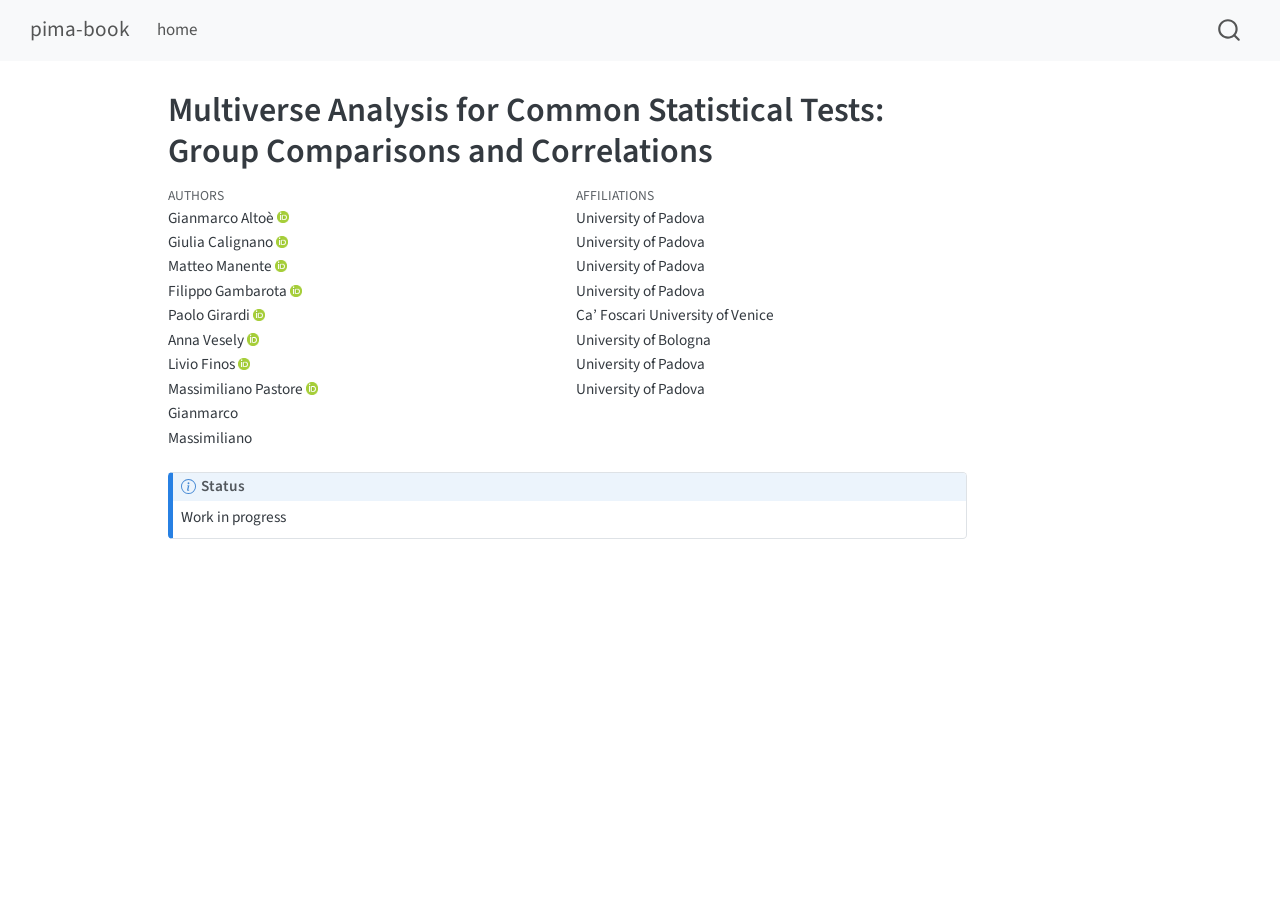
<file: docs/chapters/chapter5/index.html>
<!DOCTYPE html>
<html xmlns="http://www.w3.org/1999/xhtml" lang="en" xml:lang="en"><head>

<meta charset="utf-8">
<meta name="generator" content="quarto-1.11.9">

<meta name="viewport" content="width=device-width, initial-scale=1.0, user-scalable=yes">

<meta name="author" content="Gianmarco Altoè">
<meta name="author" content="Giulia Calignano">
<meta name="author" content="Matteo Manente">
<meta name="author" content="Filippo Gambarota">
<meta name="author" content="Paolo Girardi">
<meta name="author" content="Anna Vesely">
<meta name="author" content="Livio Finos">
<meta name="author" content="Massimiliano Pastore">
<meta name="author" content="Gianmarco">
<meta name="author" content="Massimiliano">

<title>Multiverse Analysis for Common Statistical Tests: Group Comparisons and Correlations – pima-book</title>
<style>
/* Default styles provided by pandoc.
** See https://pandoc.org/MANUAL.html#variables-for-html for config info.
*/
span.smallcaps{font-variant: small-caps;}
div.columns{display: flex; gap: 1.5em;}
div.column{flex: auto;}
@media screen {
div.columns{gap: min(4vw, 1.5em);}
div.column{overflow-x: auto;}
}
div.hanging-indent{margin-left: 1.5em; text-indent: -1.5em;}
ul.task-list{list-style: none;}
ul.task-list li input[type="checkbox"] {
  width: 0.8em;
  margin: 0 0.8em 0.2em -1em; /* quarto-specific, see https://github.com/quarto-dev/quarto-cli/issues/4556 */ 
  vertical-align: middle;
}
</style>


<script src="../../site_libs/quarto-nav/quarto-nav.js"></script>
<script src="../../site_libs/quarto-nav/headroom.min.js"></script>
<script src="../../site_libs/clipboard/clipboard.min.js"></script>
<script src="../../site_libs/quarto-search/autocomplete.umd.js"></script>
<script src="../../site_libs/quarto-search/fuse.min.js"></script>
<script src="../../site_libs/quarto-search/quarto-search.js"></script>
<meta name="quarto:offset" content="../../">
<script src="../../site_libs/quarto-html/quarto.js" type="module"></script>
<script src="../../site_libs/quarto-html/tabsets/tabsets.js" type="module"></script>
<script src="../../site_libs/quarto-html/scrollable-regions/scrollable-regions.js" type="module"></script>
<script src="../../site_libs/quarto-html/popper.min.js"></script>
<script src="../../site_libs/quarto-html/tippy.umd.min.js"></script>
<script src="../../site_libs/quarto-html/anchor.min.js"></script>
<link href="../../site_libs/quarto-html/tippy.css" rel="stylesheet">
<link href="../../site_libs/quarto-html/quarto-syntax-highlighting-63b5708e65d6cd79cd7618c58d0c21e7.css" rel="stylesheet" id="quarto-text-highlighting-styles">
<script src="../../site_libs/bootstrap/bootstrap.min.js"></script>
<link href="../../site_libs/bootstrap/bootstrap-icons.css" rel="stylesheet">
<link href="../../site_libs/bootstrap/bootstrap-6c220f16503adc288cd97697b649b6c5.min.css" rel="stylesheet" append-hash="true" id="quarto-bootstrap" data-mode="light">
<script id="quarto-search-options" type="application/json">{
  "location": "navbar",
  "copy-button": false,
  "collapse-after": 3,
  "panel-placement": "end",
  "type": "overlay",
  "limit": 50,
  "keyboard-shortcut": [
    "f",
    "/",
    "s"
  ],
  "show-item-context": false,
  "language": {
    "search-no-results-text": "No results",
    "search-matching-documents-text": "matching documents",
    "search-copy-link-title": "Copy link to search",
    "search-hide-matches-text": "Hide additional matches",
    "search-more-match-text": "more match in this document",
    "search-more-matches-text": "more matches in this document",
    "search-clear-button-title": "Clear",
    "search-text-placeholder": "",
    "search-detached-cancel-button-title": "Cancel",
    "search-submit-button-title": "Submit",
    "search-label": "Search"
  }
}</script>


<link rel="stylesheet" href="../../styles.css">
</head>

<body class="nav-fixed quarto-light"><a id="quarto-skip-link" class="visually-hidden-focusable" href="#quarto-document-content">Skip to main content</a>

<div id="quarto-search-results"></div>
  <header id="quarto-header" class="headroom fixed-top">
    <nav class="navbar navbar-expand-lg " data-bs-theme="dark" aria-label="Site">
      <div class="navbar-container container-fluid">
      <div class="navbar-brand-container mx-auto">
    <a class="navbar-brand" href="../../index.html">
    <span class="navbar-title">pima-book</span>
    </a>
  </div>
          <button class="navbar-toggler" type="button" data-bs-toggle="collapse" data-bs-target="#navbarCollapse" aria-controls="navbarCollapse" aria-expanded="false" aria-label="Toggle navigation" onclick="if (window.quartoToggleHeadroom) { window.quartoToggleHeadroom(); }">
  <span class="navbar-toggler-icon"></span>
</button>
          <div class="collapse navbar-collapse" id="navbarCollapse">
            <ul class="navbar-nav navbar-nav-scroll me-auto">
  <li class="nav-item">
    <a class="nav-link" href="../../index.html"> 
<span class="menu-text">home</span></a>
  </li>  
</ul>
          </div> <!-- /navcollapse -->
            <div class="quarto-navbar-tools">
</div>
            <div id="quarto-search" class="" title="Search"></div>
      </div> <!-- /container-fluid -->
    </nav>
</header>
<!-- content -->
<div id="quarto-content" class="quarto-container page-columns page-rows-contents page-layout-article page-navbar">
<!-- sidebar -->
<!-- margin-sidebar -->
    <div id="quarto-margin-sidebar" class="sidebar margin-sidebar zindex-bottom">
        
    </div>
<!-- main -->
<main class="content" id="quarto-document-content" tabindex="-1">

<header id="title-block-header" class="quarto-title-block default">
<div class="quarto-title">
<h1 class="title">Multiverse Analysis for Common Statistical Tests: Group Comparisons and Correlations</h1>
</div>


<div class="quarto-title-meta-author">
  <div class="quarto-title-meta-heading">Authors</div>
  <div class="quarto-title-meta-heading">Affiliations</div>
  
    <div class="quarto-title-meta-contents">
    <p class="author">Gianmarco Altoè <a href="https://orcid.org/0000-0003-1154-9528" class="quarto-title-author-orcid" aria-label="ORCID profile for Gianmarco Altoè"> <img alt="" src="[data-uri]"></a></p>
  </div>
  <div class="quarto-title-meta-contents">
        <p class="affiliation">
            University of Padova
          </p>
      </div>
    <div class="quarto-title-meta-contents">
    <p class="author">Giulia Calignano <a href="https://orcid.org/0000-0002-2913-8770" class="quarto-title-author-orcid" aria-label="ORCID profile for Giulia Calignano"> <img alt="" src="[data-uri]"></a></p>
  </div>
  <div class="quarto-title-meta-contents">
        <p class="affiliation">
            University of Padova
          </p>
      </div>
    <div class="quarto-title-meta-contents">
    <p class="author">Matteo Manente <a href="https://orcid.org/0009-0009-3246-3476" class="quarto-title-author-orcid" aria-label="ORCID profile for Matteo Manente"> <img alt="" src="[data-uri]"></a></p>
  </div>
  <div class="quarto-title-meta-contents">
        <p class="affiliation">
            University of Padova
          </p>
      </div>
    <div class="quarto-title-meta-contents">
    <p class="author">Filippo Gambarota <a href="https://orcid.org/0000-0002-6666-1747" class="quarto-title-author-orcid" aria-label="ORCID profile for Filippo Gambarota"> <img alt="" src="[data-uri]"></a></p>
  </div>
  <div class="quarto-title-meta-contents">
        <p class="affiliation">
            University of Padova
          </p>
      </div>
    <div class="quarto-title-meta-contents">
    <p class="author">Paolo Girardi <a href="https://orcid.org/0000-0001-8330-9414" class="quarto-title-author-orcid" aria-label="ORCID profile for Paolo Girardi"> <img alt="" src="[data-uri]"></a></p>
  </div>
  <div class="quarto-title-meta-contents">
        <p class="affiliation">
            Ca’ Foscari University of Venice
          </p>
      </div>
    <div class="quarto-title-meta-contents">
    <p class="author">Anna Vesely <a href="https://orcid.org/0000-0001-6696-2390" class="quarto-title-author-orcid" aria-label="ORCID profile for Anna Vesely"> <img alt="" src="[data-uri]"></a></p>
  </div>
  <div class="quarto-title-meta-contents">
        <p class="affiliation">
            University of Bologna
          </p>
      </div>
    <div class="quarto-title-meta-contents">
    <p class="author">Livio Finos <a href="https://orcid.org/0000-0003-3181-8078" class="quarto-title-author-orcid" aria-label="ORCID profile for Livio Finos"> <img alt="" src="[data-uri]"></a></p>
  </div>
  <div class="quarto-title-meta-contents">
        <p class="affiliation">
            University of Padova
          </p>
      </div>
    <div class="quarto-title-meta-contents">
    <p class="author">Massimiliano Pastore <a href="https://orcid.org/0000-0002-7922-6365" class="quarto-title-author-orcid" aria-label="ORCID profile for Massimiliano Pastore"> <img alt="" src="[data-uri]"></a></p>
  </div>
  <div class="quarto-title-meta-contents">
        <p class="affiliation">
            University of Padova
          </p>
      </div>
    <div class="quarto-title-meta-contents">
    <p class="author">Gianmarco </p>
  </div>
  <div class="quarto-title-meta-contents">
      </div>
    <div class="quarto-title-meta-contents">
    <p class="author">Massimiliano </p>
  </div>
  <div class="quarto-title-meta-contents">
      </div>
  </div>

<div class="quarto-title-meta">

      
  
    
  </div>
  


</header>


<div class="callout callout-style-default callout-note callout-titled">
<div class="callout-header d-flex align-content-center">
<div class="callout-icon-container">
<i class="callout-icon"></i>
</div>
<div class="callout-title-container flex-fill">
<span class="screen-reader-only">Note</span>Status
</div>
</div>
<div class="callout-body-container callout-body">
<p>Work in progress</p>
</div>
</div>



</main> <!-- /main -->
<script id="quarto-html-after-body" type="application/javascript">
  window.document.addEventListener("DOMContentLoaded", function (event) {
    const icon = "";
    const anchorJS = new window.AnchorJS();
    anchorJS.options = {
      placement: 'right',
      icon: icon
    };
    anchorJS.add('.anchored');
    const isCodeAnnotation = (el) => {
      for (const clz of el.classList) {
        if (clz.startsWith('code-annotation-')) {                     
          return true;
        }
      }
      return false;
    }
    const onCopySuccess = function(e) {
      // button target
      const button = e.trigger;
      // don't keep focus
      button.blur();
      // flash "checked"
      button.classList.add('code-copy-button-checked');
      var currentTitle = button.getAttribute("title");
      button.setAttribute("title", "Copied!");
      let tooltip;
      if (window.bootstrap) {
        button.setAttribute("data-bs-toggle", "tooltip");
        button.setAttribute("data-bs-placement", "left");
        button.setAttribute("data-bs-title", "Copied!");
        tooltip = new bootstrap.Tooltip(button, 
          { trigger: "manual", 
            customClass: "code-copy-button-tooltip",
            offset: [0, -8]});
        tooltip.show();    
      }
      setTimeout(function() {
        if (tooltip) {
          tooltip.hide();
          button.removeAttribute("data-bs-title");
          button.removeAttribute("data-bs-toggle");
          button.removeAttribute("data-bs-placement");
        }
        button.setAttribute("title", currentTitle);
        button.classList.remove('code-copy-button-checked');
      }, 1000);
      // clear code selection
      e.clearSelection();
    }
    const getTextToCopy = function(trigger) {
      const outerScaffold = trigger.parentElement.cloneNode(true);
      const codeEl = outerScaffold.querySelector('code');
      for (const childEl of codeEl.children) {
        if (isCodeAnnotation(childEl)) {
          childEl.remove();
        }
      }
      return codeEl.innerText;
    }
    const clipboard = new window.ClipboardJS('.code-copy-button:not([data-in-quarto-modal])', {
      text: getTextToCopy
    });
    clipboard.on('success', onCopySuccess);
    if (window.document.getElementById('quarto-embedded-source-code-modal')) {
      const clipboardModal = new window.ClipboardJS('.code-copy-button[data-in-quarto-modal]', {
        text: getTextToCopy,
        container: window.document.getElementById('quarto-embedded-source-code-modal')
      });
      clipboardModal.on('success', onCopySuccess);
    }
      var localhostRegex = new RegExp(/^(?:http|https):\/\/localhost\:?[0-9]*\//);
      var mailtoRegex = new RegExp(/^mailto:/);
        var filterRegex = new RegExp('/' + window.location.host + '/');
      var isInternal = (href) => {
          return filterRegex.test(href) || localhostRegex.test(href) || mailtoRegex.test(href);
      }
      // Inspect non-navigation links and adorn them if external
      window.quartoDecorateExternalLinks = function (root) {
     var links = (root || window.document).querySelectorAll('a[href]:not(.nav-link):not(.navbar-brand):not(.toc-action):not(.sidebar-link):not(.sidebar-item-toggle):not(.pagination-link):not(.no-external):not([aria-hidden]):not(.dropdown-item):not(.quarto-navigation-tool):not(.about-link)');
      for (var i=0; i<links.length; i++) {
        const link = links[i];
        if (!isInternal(link.href)) {
          // undo the damage that might have been done by quarto-nav.js in the case of
          // links that we want to consider external
          if (link.dataset.originalHref !== undefined) {
            link.href = link.dataset.originalHref;
          }
          if (!link.classList.contains('no-external-icon')) {
          }
        }
      }
      };
      window.quartoDecorateExternalLinks(window.document);
    // Esc closes the popup (WCAG 1.4.13) and focus leaving both trigger and
    // popup closes it (WCAG 2.4.11); tippy handles neither for interactive popups.
    const hideOnEscAndFocusOut = {
      name: 'hideOnEscAndFocusOut',
      defaultValue: true,
      fn(instance) {
        const dismiss = () => {
          // A show scheduled by the trigger delay would otherwise reopen it
          instance.clearDelayTimeouts();
          instance.hide();
        };
        const onKeyDown = (event) => {
          if (event.key !== 'Escape') {
            return;
          }
          // Keep Esc from also reaching page handlers (e.g. reveal.js overview),
          // except an open reveal.js slide menu, which Esc should close too.
          // The menu handles keys only when its keyboard option is on.
          const menuHandlesEsc = window.Reveal?.getPlugin?.('menu')?.isOpen() &&
            window.Reveal.getConfig().menu?.keyboard !== false;
          if (!menuHandlesEsc) {
            event.stopPropagation();
          }
          if (instance.popper.contains(window.document.activeElement)) {
            // Disabled while refocusing so the focus trigger does not reopen it
            instance.disable();
            instance.reference.focus();
            instance.enable();
          }
          dismiss();
        };
        const onFocusOut = (event) => {
          const target = event.relatedTarget;
          if (target && !instance.reference.contains(target) &&
              !instance.popper.contains(target)) {
            dismiss();
          }
        };
        // On the trigger too: a click trigger (code-annotations: select) has no
        // blur handling. Attached for the instance's lifetime so leaving the
        // trigger also cancels a show still pending on the trigger delay.
        instance.reference.addEventListener('focusout', onFocusOut);
        return {
          onShow() {
            window.document.addEventListener('keydown', onKeyDown, true);
            instance.popper.addEventListener('focusout', onFocusOut);
          },
          onHide() {
            window.document.removeEventListener('keydown', onKeyDown, true);
            instance.popper.removeEventListener('focusout', onFocusOut);
          },
          onDestroy() {
            instance.reference.removeEventListener('focusout', onFocusOut);
          },
        };
      },
    };
    function tippyHover(el, contentFn, onTriggerFn, onUntriggerFn) {
      const config = {
        allowHTML: true,
        maxWidth: 500,
        delay: 100,
        arrow: false,
        appendTo: function(el) {
            return el.parentElement;
        },
        interactive: true,
        interactiveBorder: 10,
        theme: 'quarto',
        placement: 'bottom-start',
        plugins: [hideOnEscAndFocusOut],
      };
      if (contentFn) {
        config.content = contentFn;
      }
      if (onTriggerFn) {
        config.onTrigger = onTriggerFn;
      }
      if (onUntriggerFn) {
        config.onUntrigger = onUntriggerFn;
      }
      window.tippy(el, config); 
    }
    const noterefs = window.document.querySelectorAll('a[role="doc-noteref"]');
    for (var i=0; i<noterefs.length; i++) {
      const ref = noterefs[i];
      tippyHover(ref, function() {
        // use id or data attribute instead here
        let href = ref.getAttribute('data-footnote-href') || ref.getAttribute('href');
        try { href = new URL(href).hash; } catch {}
        const id = href.replace(/^#\/?/, "");
        const note = window.document.getElementById(id);
        if (note) {
          return note.innerHTML;
        } else {
          return "";
        }
      });
    }
    const xrefs = window.document.querySelectorAll('a.quarto-xref');
    const processXRef = (id, note) => {
      // Strip column container classes
      const stripColumnClz = (el) => {
        el.classList.remove("page-full", "page-columns");
        if (el.children) {
          for (const child of el.children) {
            stripColumnClz(child);
          }
        }
      }
      stripColumnClz(note)
      if (id === null || id.startsWith('sec-')) {
        // Special case sections, only their first couple elements
        const container = document.createElement("div");
        if (note.children && note.children.length > 2) {
          container.appendChild(note.children[0].cloneNode(true));
          for (let i = 1; i < note.children.length; i++) {
            const child = note.children[i];
            if (child.tagName === "P" && child.innerText === "") {
              continue;
            } else {
              container.appendChild(child.cloneNode(true));
              break;
            }
          }
          if (window.Quarto?.typesetMath) {
            window.Quarto.typesetMath(container);
          }
          return container.innerHTML
        } else {
          if (window.Quarto?.typesetMath) {
            window.Quarto.typesetMath(note);
          }
          return note.innerHTML;
        }
      } else {
        // Remove any anchor links if they are present
        const anchorLink = note.querySelector('a.anchorjs-link');
        if (anchorLink) {
          anchorLink.remove();
        }
        if (window.Quarto?.typesetMath) {
          window.Quarto.typesetMath(note);
        }
        if (note.classList.contains("callout")) {
          return note.outerHTML;
        } else {
          return note.innerHTML;
        }
      }
    }
    for (var i=0; i<xrefs.length; i++) {
      const xref = xrefs[i];
      tippyHover(xref, undefined, function(instance) {
        instance.disable();
        let url = xref.getAttribute('href');
        let hash = undefined; 
        if (url.startsWith('#')) {
          hash = url;
        } else {
          try { hash = new URL(url).hash; } catch {}
        }
        if (hash) {
          const id = hash.replace(/^#\/?/, "");
          const note = window.document.getElementById(id);
          if (note !== null) {
            try {
              const html = processXRef(id, note.cloneNode(true));
              instance.setContent(html);
            } finally {
              instance.enable();
              instance.show();
            }
          } else {
            // See if we can fetch this
            fetch(url.split('#')[0])
            .then(res => res.text())
            .then(html => {
              const parser = new DOMParser();
              const htmlDoc = parser.parseFromString(html, "text/html");
              const note = htmlDoc.getElementById(id);
              if (note !== null) {
                const html = processXRef(id, note);
                instance.setContent(html);
              } 
            }).finally(() => {
              instance.enable();
              instance.show();
            });
          }
        } else {
          // See if we can fetch a full url (with no hash to target)
          // This is a special case and we should probably do some content thinning / targeting
          fetch(url)
          .then(res => res.text())
          .then(html => {
            const parser = new DOMParser();
            const htmlDoc = parser.parseFromString(html, "text/html");
            const note = htmlDoc.querySelector('main.content');
            if (note !== null) {
              // This should only happen for chapter cross references
              // (since there is no id in the URL)
              // remove the first header
              if (note.children.length > 0 && note.children[0].tagName === "HEADER") {
                note.children[0].remove();
              }
              const html = processXRef(null, note);
              instance.setContent(html);
            } 
          }).finally(() => {
            instance.enable();
            instance.show();
          });
        }
      }, function(instance) {
      });
    }
        let selectedAnnoteEl;
        const selectorForAnnotation = ( cell, annotation) => {
          let cellAttr = 'data-code-cell="' + cell + '"';
          let lineAttr = 'data-code-annotation="' +  annotation + '"';
          const selector = 'span[' + cellAttr + '][' + lineAttr + ']';
          return selector;
        }
        const selectCodeLines = (annoteEl) => {
          const doc = window.document;
          const targetCell = annoteEl.getAttribute("data-target-cell");
          const targetAnnotation = annoteEl.getAttribute("data-target-annotation");
          const annoteSpan = window.document.querySelector(selectorForAnnotation(targetCell, targetAnnotation));
          const lines = annoteSpan.getAttribute("data-code-lines").split(",");
          const lineIds = lines.map((line) => {
            return targetCell + "-" + line;
          })
          // Each band is positioned against its own containing block, which is
          // not the offsetParent of the lines, so place it from client rects.
          const placeBand = (band, firstEl, lastEl, codeBlock) => {
            const container = band.offsetParent;
            if (container === null) {
              return;
            }
            const containerRect = container.getBoundingClientRect();
            // Reveal.js scales slides with a transform, so convert client
            // pixels back to the CSS pixels of the container.
            const scale = containerRect.height / container.offsetHeight || 1;
            const firstRect = firstEl.getBoundingClientRect();
            const lastRect = lastEl.getBoundingClientRect();
            const top = (firstRect.top - containerRect.top) / scale - container.clientTop + container.scrollTop;
            const height = (lastRect.bottom - firstRect.top) / scale;
            band.style.top = top - 2 + "px";
            band.style.height = height + 4 + "px";
            if (codeBlock) {
              // Without the copy button wrapper, the containing block is wider
              // than the code block, so span the code block explicitly.
              const blockRect = codeBlock.getBoundingClientRect();
              band.style.left = (blockRect.left - containerRect.left) / scale - container.clientLeft + container.scrollLeft + "px";
              band.style.width = blockRect.width / scale + "px";
            }
          };
          if (lineIds.length > 0) {
            const el = window.document.getElementById(lineIds[0]);
            const lastEl = window.document.getElementById(lineIds[lineIds.length - 1]);
            const parent = el.parentElement.parentElement;
            // cook up a div (if necessary) and position it
            let div = window.document.getElementById("code-annotation-line-highlight");
            if (div === null) {
              div = window.document.createElement("div");
              div.setAttribute("id", "code-annotation-line-highlight");
              div.style.position = 'absolute';
              parent.appendChild(div);
            }
            placeBand(div, el, lastEl, parent.closest("div.sourceCode") || parent);
            let gutterDiv = window.document.getElementById("code-annotation-line-highlight-gutter");
            if (gutterDiv === null) {
              gutterDiv = window.document.createElement("div");
              gutterDiv.setAttribute("id", "code-annotation-line-highlight-gutter");
              gutterDiv.style.position = 'absolute';
              const codeCell = window.document.getElementById(targetCell);
              const gutter = codeCell.querySelector('.code-annotation-gutter');
              gutter.appendChild(gutterDiv);
            }
            placeBand(gutterDiv, el, lastEl);
            selectedAnnoteEl = annoteEl;
          }
        };
        const unselectCodeLines = () => {
          const elementsIds = ["code-annotation-line-highlight", "code-annotation-line-highlight-gutter"];
          elementsIds.forEach((elId) => {
            const div = window.document.getElementById(elId);
            if (div) {
              div.remove();
            }
          });
          selectedAnnoteEl = undefined;
        };
          // Handle positioning of the toggle
      window.addEventListener(
        "resize",
        throttle(() => {
          elRect = undefined;
          if (selectedAnnoteEl) {
            selectCodeLines(selectedAnnoteEl);
          }
        }, 10)
      );
      function throttle(fn, ms) {
      let throttle = false;
      let timer;
        return (...args) => {
          if(!throttle) { // first call gets through
              fn.apply(this, args);
              throttle = true;
          } else { // all the others get throttled
              if(timer) clearTimeout(timer); // cancel #2
              timer = setTimeout(() => {
                fn.apply(this, args);
                timer = throttle = false;
              }, ms);
          }
        };
      }
        // Attach click handler to the DT
        const annoteDls = window.document.querySelectorAll('dt[data-target-cell]');
        for (const annoteDlNode of annoteDls) {
          annoteDlNode.addEventListener('click', (event) => {
            const clickedEl = event.target;
            if (clickedEl !== selectedAnnoteEl) {
              unselectCodeLines();
              const activeEl = window.document.querySelector('dt[data-target-cell].code-annotation-active');
              if (activeEl) {
                activeEl.classList.remove('code-annotation-active');
              }
              selectCodeLines(clickedEl);
              clickedEl.classList.add('code-annotation-active');
            } else {
              // Unselect the line
              unselectCodeLines();
              clickedEl.classList.remove('code-annotation-active');
            }
          });
        }
    const findCites = (el) => {
      const parentEl = el.parentElement;
      if (parentEl) {
        const cites = parentEl.dataset.cites;
        if (cites) {
          return {
            el,
            cites: cites.split(' ')
          };
        } else {
          return findCites(el.parentElement)
        }
      } else {
        return undefined;
      }
    };
    var bibliorefs = window.document.querySelectorAll('a[role="doc-biblioref"]');
    for (var i=0; i<bibliorefs.length; i++) {
      const ref = bibliorefs[i];
      const citeInfo = findCites(ref);
      if (citeInfo) {
        tippyHover(citeInfo.el, function() {
          var popup = window.document.createElement('div');
          citeInfo.cites.forEach(function(cite) {
            var citeDiv = window.document.createElement('div');
            citeDiv.classList.add('hanging-indent');
            citeDiv.classList.add('csl-entry');
            var biblioDiv = window.document.getElementById('ref-' + cite);
            if (biblioDiv) {
              citeDiv.innerHTML = biblioDiv.innerHTML;
            }
            popup.appendChild(citeDiv);
          });
          return popup.innerHTML;
        });
      }
    }
  });
  </script>
  <script type="application/javascript">
  window.quartoScrollableRegionsLabels = {"code":"Scrollable code","output":"Scrollable output"};
  </script>
</div> <!-- /content -->




</body></html>
</file>
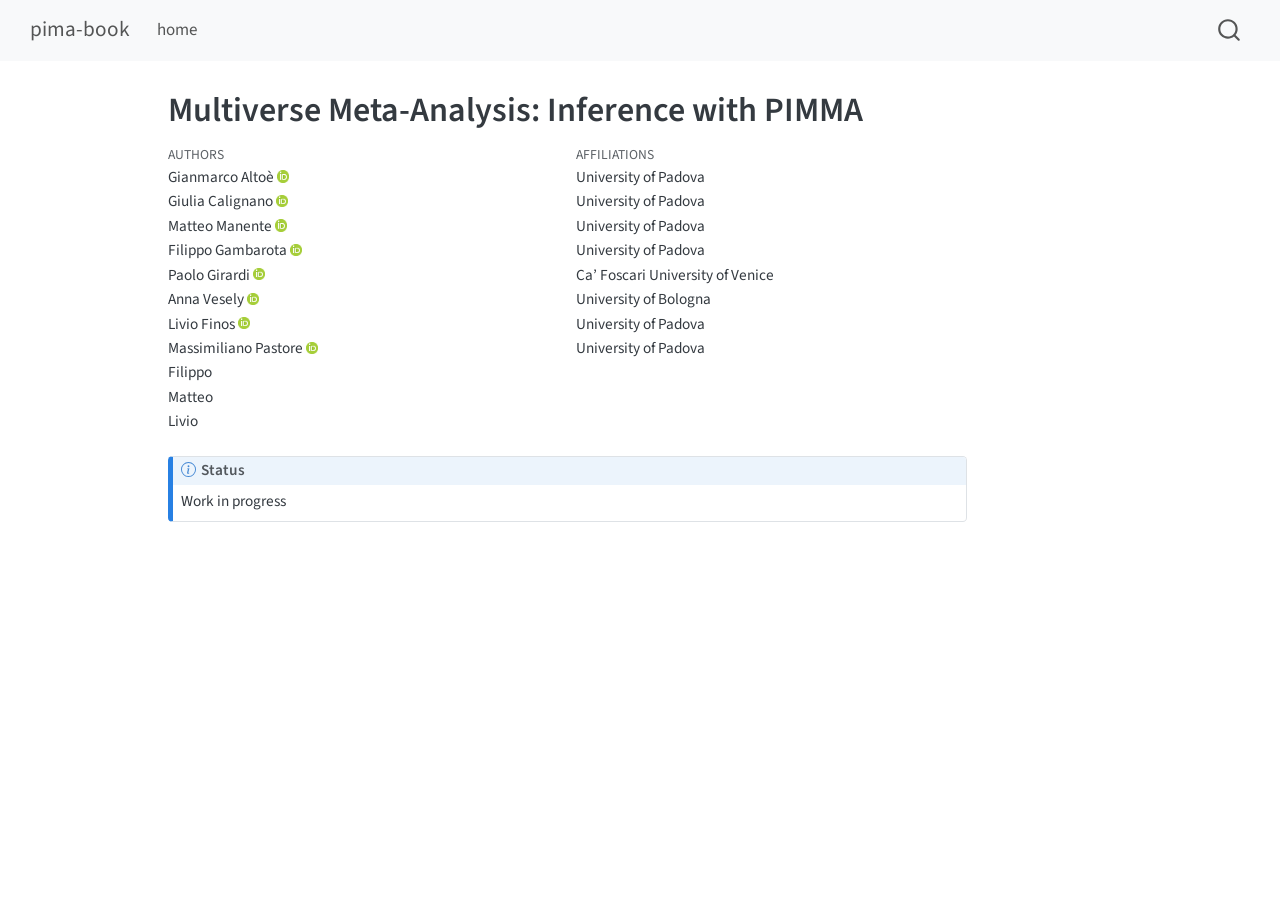
<file: docs/chapters/chapter6/index.html>
<!DOCTYPE html>
<html xmlns="http://www.w3.org/1999/xhtml" lang="en" xml:lang="en"><head>

<meta charset="utf-8">
<meta name="generator" content="quarto-1.11.9">

<meta name="viewport" content="width=device-width, initial-scale=1.0, user-scalable=yes">

<meta name="author" content="Gianmarco Altoè">
<meta name="author" content="Giulia Calignano">
<meta name="author" content="Matteo Manente">
<meta name="author" content="Filippo Gambarota">
<meta name="author" content="Paolo Girardi">
<meta name="author" content="Anna Vesely">
<meta name="author" content="Livio Finos">
<meta name="author" content="Massimiliano Pastore">
<meta name="author" content="Filippo">
<meta name="author" content="Matteo">
<meta name="author" content="Livio">

<title>Multiverse Meta-Analysis: Inference with PIMMA – pima-book</title>
<style>
/* Default styles provided by pandoc.
** See https://pandoc.org/MANUAL.html#variables-for-html for config info.
*/
span.smallcaps{font-variant: small-caps;}
div.columns{display: flex; gap: 1.5em;}
div.column{flex: auto;}
@media screen {
div.columns{gap: min(4vw, 1.5em);}
div.column{overflow-x: auto;}
}
div.hanging-indent{margin-left: 1.5em; text-indent: -1.5em;}
ul.task-list{list-style: none;}
ul.task-list li input[type="checkbox"] {
  width: 0.8em;
  margin: 0 0.8em 0.2em -1em; /* quarto-specific, see https://github.com/quarto-dev/quarto-cli/issues/4556 */ 
  vertical-align: middle;
}
</style>


<script src="../../site_libs/quarto-nav/quarto-nav.js"></script>
<script src="../../site_libs/quarto-nav/headroom.min.js"></script>
<script src="../../site_libs/clipboard/clipboard.min.js"></script>
<script src="../../site_libs/quarto-search/autocomplete.umd.js"></script>
<script src="../../site_libs/quarto-search/fuse.min.js"></script>
<script src="../../site_libs/quarto-search/quarto-search.js"></script>
<meta name="quarto:offset" content="../../">
<script src="../../site_libs/quarto-html/quarto.js" type="module"></script>
<script src="../../site_libs/quarto-html/tabsets/tabsets.js" type="module"></script>
<script src="../../site_libs/quarto-html/scrollable-regions/scrollable-regions.js" type="module"></script>
<script src="../../site_libs/quarto-html/popper.min.js"></script>
<script src="../../site_libs/quarto-html/tippy.umd.min.js"></script>
<script src="../../site_libs/quarto-html/anchor.min.js"></script>
<link href="../../site_libs/quarto-html/tippy.css" rel="stylesheet">
<link href="../../site_libs/quarto-html/quarto-syntax-highlighting-63b5708e65d6cd79cd7618c58d0c21e7.css" rel="stylesheet" id="quarto-text-highlighting-styles">
<script src="../../site_libs/bootstrap/bootstrap.min.js"></script>
<link href="../../site_libs/bootstrap/bootstrap-icons.css" rel="stylesheet">
<link href="../../site_libs/bootstrap/bootstrap-6c220f16503adc288cd97697b649b6c5.min.css" rel="stylesheet" append-hash="true" id="quarto-bootstrap" data-mode="light">
<script id="quarto-search-options" type="application/json">{
  "location": "navbar",
  "copy-button": false,
  "collapse-after": 3,
  "panel-placement": "end",
  "type": "overlay",
  "limit": 50,
  "keyboard-shortcut": [
    "f",
    "/",
    "s"
  ],
  "show-item-context": false,
  "language": {
    "search-no-results-text": "No results",
    "search-matching-documents-text": "matching documents",
    "search-copy-link-title": "Copy link to search",
    "search-hide-matches-text": "Hide additional matches",
    "search-more-match-text": "more match in this document",
    "search-more-matches-text": "more matches in this document",
    "search-clear-button-title": "Clear",
    "search-text-placeholder": "",
    "search-detached-cancel-button-title": "Cancel",
    "search-submit-button-title": "Submit",
    "search-label": "Search"
  }
}</script>


<link rel="stylesheet" href="../../styles.css">
</head>

<body class="nav-fixed quarto-light"><a id="quarto-skip-link" class="visually-hidden-focusable" href="#quarto-document-content">Skip to main content</a>

<div id="quarto-search-results"></div>
  <header id="quarto-header" class="headroom fixed-top">
    <nav class="navbar navbar-expand-lg " data-bs-theme="dark" aria-label="Site">
      <div class="navbar-container container-fluid">
      <div class="navbar-brand-container mx-auto">
    <a class="navbar-brand" href="../../index.html">
    <span class="navbar-title">pima-book</span>
    </a>
  </div>
          <button class="navbar-toggler" type="button" data-bs-toggle="collapse" data-bs-target="#navbarCollapse" aria-controls="navbarCollapse" aria-expanded="false" aria-label="Toggle navigation" onclick="if (window.quartoToggleHeadroom) { window.quartoToggleHeadroom(); }">
  <span class="navbar-toggler-icon"></span>
</button>
          <div class="collapse navbar-collapse" id="navbarCollapse">
            <ul class="navbar-nav navbar-nav-scroll me-auto">
  <li class="nav-item">
    <a class="nav-link" href="../../index.html"> 
<span class="menu-text">home</span></a>
  </li>  
</ul>
          </div> <!-- /navcollapse -->
            <div class="quarto-navbar-tools">
</div>
            <div id="quarto-search" class="" title="Search"></div>
      </div> <!-- /container-fluid -->
    </nav>
</header>
<!-- content -->
<div id="quarto-content" class="quarto-container page-columns page-rows-contents page-layout-article page-navbar">
<!-- sidebar -->
<!-- margin-sidebar -->
    <div id="quarto-margin-sidebar" class="sidebar margin-sidebar zindex-bottom">
        
    </div>
<!-- main -->
<main class="content" id="quarto-document-content" tabindex="-1">

<header id="title-block-header" class="quarto-title-block default">
<div class="quarto-title">
<h1 class="title">Multiverse Meta-Analysis: Inference with PIMMA</h1>
</div>


<div class="quarto-title-meta-author">
  <div class="quarto-title-meta-heading">Authors</div>
  <div class="quarto-title-meta-heading">Affiliations</div>
  
    <div class="quarto-title-meta-contents">
    <p class="author">Gianmarco Altoè <a href="https://orcid.org/0000-0003-1154-9528" class="quarto-title-author-orcid" aria-label="ORCID profile for Gianmarco Altoè"> <img alt="" src="[data-uri]"></a></p>
  </div>
  <div class="quarto-title-meta-contents">
        <p class="affiliation">
            University of Padova
          </p>
      </div>
    <div class="quarto-title-meta-contents">
    <p class="author">Giulia Calignano <a href="https://orcid.org/0000-0002-2913-8770" class="quarto-title-author-orcid" aria-label="ORCID profile for Giulia Calignano"> <img alt="" src="[data-uri]"></a></p>
  </div>
  <div class="quarto-title-meta-contents">
        <p class="affiliation">
            University of Padova
          </p>
      </div>
    <div class="quarto-title-meta-contents">
    <p class="author">Matteo Manente <a href="https://orcid.org/0009-0009-3246-3476" class="quarto-title-author-orcid" aria-label="ORCID profile for Matteo Manente"> <img alt="" src="[data-uri]"></a></p>
  </div>
  <div class="quarto-title-meta-contents">
        <p class="affiliation">
            University of Padova
          </p>
      </div>
    <div class="quarto-title-meta-contents">
    <p class="author">Filippo Gambarota <a href="https://orcid.org/0000-0002-6666-1747" class="quarto-title-author-orcid" aria-label="ORCID profile for Filippo Gambarota"> <img alt="" src="[data-uri]"></a></p>
  </div>
  <div class="quarto-title-meta-contents">
        <p class="affiliation">
            University of Padova
          </p>
      </div>
    <div class="quarto-title-meta-contents">
    <p class="author">Paolo Girardi <a href="https://orcid.org/0000-0001-8330-9414" class="quarto-title-author-orcid" aria-label="ORCID profile for Paolo Girardi"> <img alt="" src="[data-uri]"></a></p>
  </div>
  <div class="quarto-title-meta-contents">
        <p class="affiliation">
            Ca’ Foscari University of Venice
          </p>
      </div>
    <div class="quarto-title-meta-contents">
    <p class="author">Anna Vesely <a href="https://orcid.org/0000-0001-6696-2390" class="quarto-title-author-orcid" aria-label="ORCID profile for Anna Vesely"> <img alt="" src="[data-uri]"></a></p>
  </div>
  <div class="quarto-title-meta-contents">
        <p class="affiliation">
            University of Bologna
          </p>
      </div>
    <div class="quarto-title-meta-contents">
    <p class="author">Livio Finos <a href="https://orcid.org/0000-0003-3181-8078" class="quarto-title-author-orcid" aria-label="ORCID profile for Livio Finos"> <img alt="" src="[data-uri]"></a></p>
  </div>
  <div class="quarto-title-meta-contents">
        <p class="affiliation">
            University of Padova
          </p>
      </div>
    <div class="quarto-title-meta-contents">
    <p class="author">Massimiliano Pastore <a href="https://orcid.org/0000-0002-7922-6365" class="quarto-title-author-orcid" aria-label="ORCID profile for Massimiliano Pastore"> <img alt="" src="[data-uri]"></a></p>
  </div>
  <div class="quarto-title-meta-contents">
        <p class="affiliation">
            University of Padova
          </p>
      </div>
    <div class="quarto-title-meta-contents">
    <p class="author">Filippo </p>
  </div>
  <div class="quarto-title-meta-contents">
      </div>
    <div class="quarto-title-meta-contents">
    <p class="author">Matteo </p>
  </div>
  <div class="quarto-title-meta-contents">
      </div>
    <div class="quarto-title-meta-contents">
    <p class="author">Livio </p>
  </div>
  <div class="quarto-title-meta-contents">
      </div>
  </div>

<div class="quarto-title-meta">

      
  
    
  </div>
  


</header>


<div class="callout callout-style-default callout-note callout-titled">
<div class="callout-header d-flex align-content-center">
<div class="callout-icon-container">
<i class="callout-icon"></i>
</div>
<div class="callout-title-container flex-fill">
<span class="screen-reader-only">Note</span>Status
</div>
</div>
<div class="callout-body-container callout-body">
<p>Work in progress</p>
</div>
</div>



</main> <!-- /main -->
<script id="quarto-html-after-body" type="application/javascript">
  window.document.addEventListener("DOMContentLoaded", function (event) {
    const icon = "";
    const anchorJS = new window.AnchorJS();
    anchorJS.options = {
      placement: 'right',
      icon: icon
    };
    anchorJS.add('.anchored');
    const isCodeAnnotation = (el) => {
      for (const clz of el.classList) {
        if (clz.startsWith('code-annotation-')) {                     
          return true;
        }
      }
      return false;
    }
    const onCopySuccess = function(e) {
      // button target
      const button = e.trigger;
      // don't keep focus
      button.blur();
      // flash "checked"
      button.classList.add('code-copy-button-checked');
      var currentTitle = button.getAttribute("title");
      button.setAttribute("title", "Copied!");
      let tooltip;
      if (window.bootstrap) {
        button.setAttribute("data-bs-toggle", "tooltip");
        button.setAttribute("data-bs-placement", "left");
        button.setAttribute("data-bs-title", "Copied!");
        tooltip = new bootstrap.Tooltip(button, 
          { trigger: "manual", 
            customClass: "code-copy-button-tooltip",
            offset: [0, -8]});
        tooltip.show();    
      }
      setTimeout(function() {
        if (tooltip) {
          tooltip.hide();
          button.removeAttribute("data-bs-title");
          button.removeAttribute("data-bs-toggle");
          button.removeAttribute("data-bs-placement");
        }
        button.setAttribute("title", currentTitle);
        button.classList.remove('code-copy-button-checked');
      }, 1000);
      // clear code selection
      e.clearSelection();
    }
    const getTextToCopy = function(trigger) {
      const outerScaffold = trigger.parentElement.cloneNode(true);
      const codeEl = outerScaffold.querySelector('code');
      for (const childEl of codeEl.children) {
        if (isCodeAnnotation(childEl)) {
          childEl.remove();
        }
      }
      return codeEl.innerText;
    }
    const clipboard = new window.ClipboardJS('.code-copy-button:not([data-in-quarto-modal])', {
      text: getTextToCopy
    });
    clipboard.on('success', onCopySuccess);
    if (window.document.getElementById('quarto-embedded-source-code-modal')) {
      const clipboardModal = new window.ClipboardJS('.code-copy-button[data-in-quarto-modal]', {
        text: getTextToCopy,
        container: window.document.getElementById('quarto-embedded-source-code-modal')
      });
      clipboardModal.on('success', onCopySuccess);
    }
      var localhostRegex = new RegExp(/^(?:http|https):\/\/localhost\:?[0-9]*\//);
      var mailtoRegex = new RegExp(/^mailto:/);
        var filterRegex = new RegExp('/' + window.location.host + '/');
      var isInternal = (href) => {
          return filterRegex.test(href) || localhostRegex.test(href) || mailtoRegex.test(href);
      }
      // Inspect non-navigation links and adorn them if external
      window.quartoDecorateExternalLinks = function (root) {
     var links = (root || window.document).querySelectorAll('a[href]:not(.nav-link):not(.navbar-brand):not(.toc-action):not(.sidebar-link):not(.sidebar-item-toggle):not(.pagination-link):not(.no-external):not([aria-hidden]):not(.dropdown-item):not(.quarto-navigation-tool):not(.about-link)');
      for (var i=0; i<links.length; i++) {
        const link = links[i];
        if (!isInternal(link.href)) {
          // undo the damage that might have been done by quarto-nav.js in the case of
          // links that we want to consider external
          if (link.dataset.originalHref !== undefined) {
            link.href = link.dataset.originalHref;
          }
          if (!link.classList.contains('no-external-icon')) {
          }
        }
      }
      };
      window.quartoDecorateExternalLinks(window.document);
    // Esc closes the popup (WCAG 1.4.13) and focus leaving both trigger and
    // popup closes it (WCAG 2.4.11); tippy handles neither for interactive popups.
    const hideOnEscAndFocusOut = {
      name: 'hideOnEscAndFocusOut',
      defaultValue: true,
      fn(instance) {
        const dismiss = () => {
          // A show scheduled by the trigger delay would otherwise reopen it
          instance.clearDelayTimeouts();
          instance.hide();
        };
        const onKeyDown = (event) => {
          if (event.key !== 'Escape') {
            return;
          }
          // Keep Esc from also reaching page handlers (e.g. reveal.js overview),
          // except an open reveal.js slide menu, which Esc should close too.
          // The menu handles keys only when its keyboard option is on.
          const menuHandlesEsc = window.Reveal?.getPlugin?.('menu')?.isOpen() &&
            window.Reveal.getConfig().menu?.keyboard !== false;
          if (!menuHandlesEsc) {
            event.stopPropagation();
          }
          if (instance.popper.contains(window.document.activeElement)) {
            // Disabled while refocusing so the focus trigger does not reopen it
            instance.disable();
            instance.reference.focus();
            instance.enable();
          }
          dismiss();
        };
        const onFocusOut = (event) => {
          const target = event.relatedTarget;
          if (target && !instance.reference.contains(target) &&
              !instance.popper.contains(target)) {
            dismiss();
          }
        };
        // On the trigger too: a click trigger (code-annotations: select) has no
        // blur handling. Attached for the instance's lifetime so leaving the
        // trigger also cancels a show still pending on the trigger delay.
        instance.reference.addEventListener('focusout', onFocusOut);
        return {
          onShow() {
            window.document.addEventListener('keydown', onKeyDown, true);
            instance.popper.addEventListener('focusout', onFocusOut);
          },
          onHide() {
            window.document.removeEventListener('keydown', onKeyDown, true);
            instance.popper.removeEventListener('focusout', onFocusOut);
          },
          onDestroy() {
            instance.reference.removeEventListener('focusout', onFocusOut);
          },
        };
      },
    };
    function tippyHover(el, contentFn, onTriggerFn, onUntriggerFn) {
      const config = {
        allowHTML: true,
        maxWidth: 500,
        delay: 100,
        arrow: false,
        appendTo: function(el) {
            return el.parentElement;
        },
        interactive: true,
        interactiveBorder: 10,
        theme: 'quarto',
        placement: 'bottom-start',
        plugins: [hideOnEscAndFocusOut],
      };
      if (contentFn) {
        config.content = contentFn;
      }
      if (onTriggerFn) {
        config.onTrigger = onTriggerFn;
      }
      if (onUntriggerFn) {
        config.onUntrigger = onUntriggerFn;
      }
      window.tippy(el, config); 
    }
    const noterefs = window.document.querySelectorAll('a[role="doc-noteref"]');
    for (var i=0; i<noterefs.length; i++) {
      const ref = noterefs[i];
      tippyHover(ref, function() {
        // use id or data attribute instead here
        let href = ref.getAttribute('data-footnote-href') || ref.getAttribute('href');
        try { href = new URL(href).hash; } catch {}
        const id = href.replace(/^#\/?/, "");
        const note = window.document.getElementById(id);
        if (note) {
          return note.innerHTML;
        } else {
          return "";
        }
      });
    }
    const xrefs = window.document.querySelectorAll('a.quarto-xref');
    const processXRef = (id, note) => {
      // Strip column container classes
      const stripColumnClz = (el) => {
        el.classList.remove("page-full", "page-columns");
        if (el.children) {
          for (const child of el.children) {
            stripColumnClz(child);
          }
        }
      }
      stripColumnClz(note)
      if (id === null || id.startsWith('sec-')) {
        // Special case sections, only their first couple elements
        const container = document.createElement("div");
        if (note.children && note.children.length > 2) {
          container.appendChild(note.children[0].cloneNode(true));
          for (let i = 1; i < note.children.length; i++) {
            const child = note.children[i];
            if (child.tagName === "P" && child.innerText === "") {
              continue;
            } else {
              container.appendChild(child.cloneNode(true));
              break;
            }
          }
          if (window.Quarto?.typesetMath) {
            window.Quarto.typesetMath(container);
          }
          return container.innerHTML
        } else {
          if (window.Quarto?.typesetMath) {
            window.Quarto.typesetMath(note);
          }
          return note.innerHTML;
        }
      } else {
        // Remove any anchor links if they are present
        const anchorLink = note.querySelector('a.anchorjs-link');
        if (anchorLink) {
          anchorLink.remove();
        }
        if (window.Quarto?.typesetMath) {
          window.Quarto.typesetMath(note);
        }
        if (note.classList.contains("callout")) {
          return note.outerHTML;
        } else {
          return note.innerHTML;
        }
      }
    }
    for (var i=0; i<xrefs.length; i++) {
      const xref = xrefs[i];
      tippyHover(xref, undefined, function(instance) {
        instance.disable();
        let url = xref.getAttribute('href');
        let hash = undefined; 
        if (url.startsWith('#')) {
          hash = url;
        } else {
          try { hash = new URL(url).hash; } catch {}
        }
        if (hash) {
          const id = hash.replace(/^#\/?/, "");
          const note = window.document.getElementById(id);
          if (note !== null) {
            try {
              const html = processXRef(id, note.cloneNode(true));
              instance.setContent(html);
            } finally {
              instance.enable();
              instance.show();
            }
          } else {
            // See if we can fetch this
            fetch(url.split('#')[0])
            .then(res => res.text())
            .then(html => {
              const parser = new DOMParser();
              const htmlDoc = parser.parseFromString(html, "text/html");
              const note = htmlDoc.getElementById(id);
              if (note !== null) {
                const html = processXRef(id, note);
                instance.setContent(html);
              } 
            }).finally(() => {
              instance.enable();
              instance.show();
            });
          }
        } else {
          // See if we can fetch a full url (with no hash to target)
          // This is a special case and we should probably do some content thinning / targeting
          fetch(url)
          .then(res => res.text())
          .then(html => {
            const parser = new DOMParser();
            const htmlDoc = parser.parseFromString(html, "text/html");
            const note = htmlDoc.querySelector('main.content');
            if (note !== null) {
              // This should only happen for chapter cross references
              // (since there is no id in the URL)
              // remove the first header
              if (note.children.length > 0 && note.children[0].tagName === "HEADER") {
                note.children[0].remove();
              }
              const html = processXRef(null, note);
              instance.setContent(html);
            } 
          }).finally(() => {
            instance.enable();
            instance.show();
          });
        }
      }, function(instance) {
      });
    }
        let selectedAnnoteEl;
        const selectorForAnnotation = ( cell, annotation) => {
          let cellAttr = 'data-code-cell="' + cell + '"';
          let lineAttr = 'data-code-annotation="' +  annotation + '"';
          const selector = 'span[' + cellAttr + '][' + lineAttr + ']';
          return selector;
        }
        const selectCodeLines = (annoteEl) => {
          const doc = window.document;
          const targetCell = annoteEl.getAttribute("data-target-cell");
          const targetAnnotation = annoteEl.getAttribute("data-target-annotation");
          const annoteSpan = window.document.querySelector(selectorForAnnotation(targetCell, targetAnnotation));
          const lines = annoteSpan.getAttribute("data-code-lines").split(",");
          const lineIds = lines.map((line) => {
            return targetCell + "-" + line;
          })
          // Each band is positioned against its own containing block, which is
          // not the offsetParent of the lines, so place it from client rects.
          const placeBand = (band, firstEl, lastEl, codeBlock) => {
            const container = band.offsetParent;
            if (container === null) {
              return;
            }
            const containerRect = container.getBoundingClientRect();
            // Reveal.js scales slides with a transform, so convert client
            // pixels back to the CSS pixels of the container.
            const scale = containerRect.height / container.offsetHeight || 1;
            const firstRect = firstEl.getBoundingClientRect();
            const lastRect = lastEl.getBoundingClientRect();
            const top = (firstRect.top - containerRect.top) / scale - container.clientTop + container.scrollTop;
            const height = (lastRect.bottom - firstRect.top) / scale;
            band.style.top = top - 2 + "px";
            band.style.height = height + 4 + "px";
            if (codeBlock) {
              // Without the copy button wrapper, the containing block is wider
              // than the code block, so span the code block explicitly.
              const blockRect = codeBlock.getBoundingClientRect();
              band.style.left = (blockRect.left - containerRect.left) / scale - container.clientLeft + container.scrollLeft + "px";
              band.style.width = blockRect.width / scale + "px";
            }
          };
          if (lineIds.length > 0) {
            const el = window.document.getElementById(lineIds[0]);
            const lastEl = window.document.getElementById(lineIds[lineIds.length - 1]);
            const parent = el.parentElement.parentElement;
            // cook up a div (if necessary) and position it
            let div = window.document.getElementById("code-annotation-line-highlight");
            if (div === null) {
              div = window.document.createElement("div");
              div.setAttribute("id", "code-annotation-line-highlight");
              div.style.position = 'absolute';
              parent.appendChild(div);
            }
            placeBand(div, el, lastEl, parent.closest("div.sourceCode") || parent);
            let gutterDiv = window.document.getElementById("code-annotation-line-highlight-gutter");
            if (gutterDiv === null) {
              gutterDiv = window.document.createElement("div");
              gutterDiv.setAttribute("id", "code-annotation-line-highlight-gutter");
              gutterDiv.style.position = 'absolute';
              const codeCell = window.document.getElementById(targetCell);
              const gutter = codeCell.querySelector('.code-annotation-gutter');
              gutter.appendChild(gutterDiv);
            }
            placeBand(gutterDiv, el, lastEl);
            selectedAnnoteEl = annoteEl;
          }
        };
        const unselectCodeLines = () => {
          const elementsIds = ["code-annotation-line-highlight", "code-annotation-line-highlight-gutter"];
          elementsIds.forEach((elId) => {
            const div = window.document.getElementById(elId);
            if (div) {
              div.remove();
            }
          });
          selectedAnnoteEl = undefined;
        };
          // Handle positioning of the toggle
      window.addEventListener(
        "resize",
        throttle(() => {
          elRect = undefined;
          if (selectedAnnoteEl) {
            selectCodeLines(selectedAnnoteEl);
          }
        }, 10)
      );
      function throttle(fn, ms) {
      let throttle = false;
      let timer;
        return (...args) => {
          if(!throttle) { // first call gets through
              fn.apply(this, args);
              throttle = true;
          } else { // all the others get throttled
              if(timer) clearTimeout(timer); // cancel #2
              timer = setTimeout(() => {
                fn.apply(this, args);
                timer = throttle = false;
              }, ms);
          }
        };
      }
        // Attach click handler to the DT
        const annoteDls = window.document.querySelectorAll('dt[data-target-cell]');
        for (const annoteDlNode of annoteDls) {
          annoteDlNode.addEventListener('click', (event) => {
            const clickedEl = event.target;
            if (clickedEl !== selectedAnnoteEl) {
              unselectCodeLines();
              const activeEl = window.document.querySelector('dt[data-target-cell].code-annotation-active');
              if (activeEl) {
                activeEl.classList.remove('code-annotation-active');
              }
              selectCodeLines(clickedEl);
              clickedEl.classList.add('code-annotation-active');
            } else {
              // Unselect the line
              unselectCodeLines();
              clickedEl.classList.remove('code-annotation-active');
            }
          });
        }
    const findCites = (el) => {
      const parentEl = el.parentElement;
      if (parentEl) {
        const cites = parentEl.dataset.cites;
        if (cites) {
          return {
            el,
            cites: cites.split(' ')
          };
        } else {
          return findCites(el.parentElement)
        }
      } else {
        return undefined;
      }
    };
    var bibliorefs = window.document.querySelectorAll('a[role="doc-biblioref"]');
    for (var i=0; i<bibliorefs.length; i++) {
      const ref = bibliorefs[i];
      const citeInfo = findCites(ref);
      if (citeInfo) {
        tippyHover(citeInfo.el, function() {
          var popup = window.document.createElement('div');
          citeInfo.cites.forEach(function(cite) {
            var citeDiv = window.document.createElement('div');
            citeDiv.classList.add('hanging-indent');
            citeDiv.classList.add('csl-entry');
            var biblioDiv = window.document.getElementById('ref-' + cite);
            if (biblioDiv) {
              citeDiv.innerHTML = biblioDiv.innerHTML;
            }
            popup.appendChild(citeDiv);
          });
          return popup.innerHTML;
        });
      }
    }
  });
  </script>
  <script type="application/javascript">
  window.quartoScrollableRegionsLabels = {"code":"Scrollable code","output":"Scrollable output"};
  </script>
</div> <!-- /content -->




</body></html>
</file>
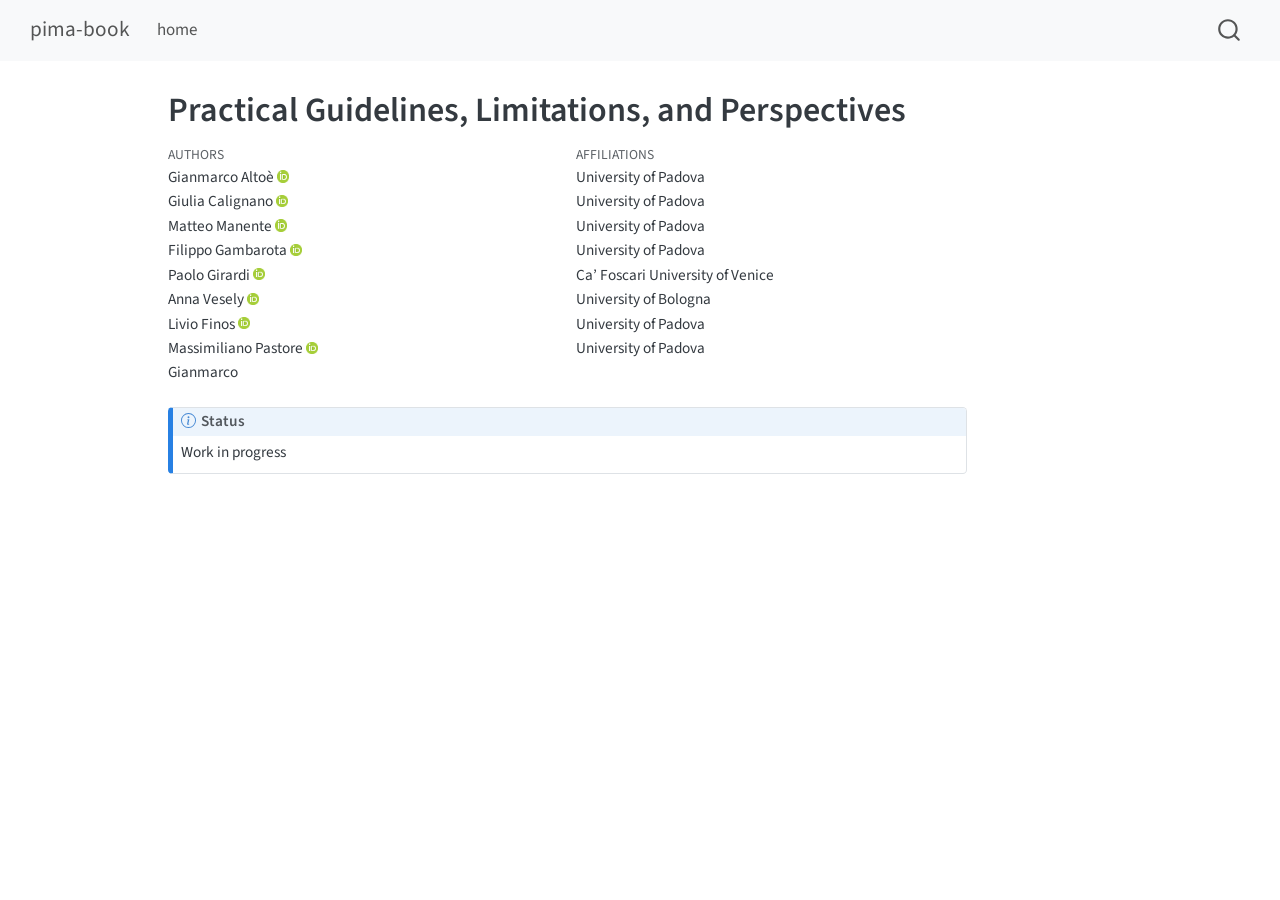
<file: docs/chapters/chapter7/index.html>
<!DOCTYPE html>
<html xmlns="http://www.w3.org/1999/xhtml" lang="en" xml:lang="en"><head>

<meta charset="utf-8">
<meta name="generator" content="quarto-1.11.9">

<meta name="viewport" content="width=device-width, initial-scale=1.0, user-scalable=yes">

<meta name="author" content="Gianmarco Altoè">
<meta name="author" content="Giulia Calignano">
<meta name="author" content="Matteo Manente">
<meta name="author" content="Filippo Gambarota">
<meta name="author" content="Paolo Girardi">
<meta name="author" content="Anna Vesely">
<meta name="author" content="Livio Finos">
<meta name="author" content="Massimiliano Pastore">
<meta name="author" content="Gianmarco">

<title>Practical Guidelines, Limitations, and Perspectives – pima-book</title>
<style>
/* Default styles provided by pandoc.
** See https://pandoc.org/MANUAL.html#variables-for-html for config info.
*/
span.smallcaps{font-variant: small-caps;}
div.columns{display: flex; gap: 1.5em;}
div.column{flex: auto;}
@media screen {
div.columns{gap: min(4vw, 1.5em);}
div.column{overflow-x: auto;}
}
div.hanging-indent{margin-left: 1.5em; text-indent: -1.5em;}
ul.task-list{list-style: none;}
ul.task-list li input[type="checkbox"] {
  width: 0.8em;
  margin: 0 0.8em 0.2em -1em; /* quarto-specific, see https://github.com/quarto-dev/quarto-cli/issues/4556 */ 
  vertical-align: middle;
}
</style>


<script src="../../site_libs/quarto-nav/quarto-nav.js"></script>
<script src="../../site_libs/quarto-nav/headroom.min.js"></script>
<script src="../../site_libs/clipboard/clipboard.min.js"></script>
<script src="../../site_libs/quarto-search/autocomplete.umd.js"></script>
<script src="../../site_libs/quarto-search/fuse.min.js"></script>
<script src="../../site_libs/quarto-search/quarto-search.js"></script>
<meta name="quarto:offset" content="../../">
<script src="../../site_libs/quarto-html/quarto.js" type="module"></script>
<script src="../../site_libs/quarto-html/tabsets/tabsets.js" type="module"></script>
<script src="../../site_libs/quarto-html/scrollable-regions/scrollable-regions.js" type="module"></script>
<script src="../../site_libs/quarto-html/popper.min.js"></script>
<script src="../../site_libs/quarto-html/tippy.umd.min.js"></script>
<script src="../../site_libs/quarto-html/anchor.min.js"></script>
<link href="../../site_libs/quarto-html/tippy.css" rel="stylesheet">
<link href="../../site_libs/quarto-html/quarto-syntax-highlighting-63b5708e65d6cd79cd7618c58d0c21e7.css" rel="stylesheet" id="quarto-text-highlighting-styles">
<script src="../../site_libs/bootstrap/bootstrap.min.js"></script>
<link href="../../site_libs/bootstrap/bootstrap-icons.css" rel="stylesheet">
<link href="../../site_libs/bootstrap/bootstrap-6c220f16503adc288cd97697b649b6c5.min.css" rel="stylesheet" append-hash="true" id="quarto-bootstrap" data-mode="light">
<script id="quarto-search-options" type="application/json">{
  "location": "navbar",
  "copy-button": false,
  "collapse-after": 3,
  "panel-placement": "end",
  "type": "overlay",
  "limit": 50,
  "keyboard-shortcut": [
    "f",
    "/",
    "s"
  ],
  "show-item-context": false,
  "language": {
    "search-no-results-text": "No results",
    "search-matching-documents-text": "matching documents",
    "search-copy-link-title": "Copy link to search",
    "search-hide-matches-text": "Hide additional matches",
    "search-more-match-text": "more match in this document",
    "search-more-matches-text": "more matches in this document",
    "search-clear-button-title": "Clear",
    "search-text-placeholder": "",
    "search-detached-cancel-button-title": "Cancel",
    "search-submit-button-title": "Submit",
    "search-label": "Search"
  }
}</script>


<link rel="stylesheet" href="../../styles.css">
</head>

<body class="nav-fixed quarto-light"><a id="quarto-skip-link" class="visually-hidden-focusable" href="#quarto-document-content">Skip to main content</a>

<div id="quarto-search-results"></div>
  <header id="quarto-header" class="headroom fixed-top">
    <nav class="navbar navbar-expand-lg " data-bs-theme="dark" aria-label="Site">
      <div class="navbar-container container-fluid">
      <div class="navbar-brand-container mx-auto">
    <a class="navbar-brand" href="../../index.html">
    <span class="navbar-title">pima-book</span>
    </a>
  </div>
          <button class="navbar-toggler" type="button" data-bs-toggle="collapse" data-bs-target="#navbarCollapse" aria-controls="navbarCollapse" aria-expanded="false" aria-label="Toggle navigation" onclick="if (window.quartoToggleHeadroom) { window.quartoToggleHeadroom(); }">
  <span class="navbar-toggler-icon"></span>
</button>
          <div class="collapse navbar-collapse" id="navbarCollapse">
            <ul class="navbar-nav navbar-nav-scroll me-auto">
  <li class="nav-item">
    <a class="nav-link" href="../../index.html"> 
<span class="menu-text">home</span></a>
  </li>  
</ul>
          </div> <!-- /navcollapse -->
            <div class="quarto-navbar-tools">
</div>
            <div id="quarto-search" class="" title="Search"></div>
      </div> <!-- /container-fluid -->
    </nav>
</header>
<!-- content -->
<div id="quarto-content" class="quarto-container page-columns page-rows-contents page-layout-article page-navbar">
<!-- sidebar -->
<!-- margin-sidebar -->
    <div id="quarto-margin-sidebar" class="sidebar margin-sidebar zindex-bottom">
        
    </div>
<!-- main -->
<main class="content" id="quarto-document-content" tabindex="-1">

<header id="title-block-header" class="quarto-title-block default">
<div class="quarto-title">
<h1 class="title">Practical Guidelines, Limitations, and Perspectives</h1>
</div>


<div class="quarto-title-meta-author">
  <div class="quarto-title-meta-heading">Authors</div>
  <div class="quarto-title-meta-heading">Affiliations</div>
  
    <div class="quarto-title-meta-contents">
    <p class="author">Gianmarco Altoè <a href="https://orcid.org/0000-0003-1154-9528" class="quarto-title-author-orcid" aria-label="ORCID profile for Gianmarco Altoè"> <img alt="" src="[data-uri]"></a></p>
  </div>
  <div class="quarto-title-meta-contents">
        <p class="affiliation">
            University of Padova
          </p>
      </div>
    <div class="quarto-title-meta-contents">
    <p class="author">Giulia Calignano <a href="https://orcid.org/0000-0002-2913-8770" class="quarto-title-author-orcid" aria-label="ORCID profile for Giulia Calignano"> <img alt="" src="[data-uri]"></a></p>
  </div>
  <div class="quarto-title-meta-contents">
        <p class="affiliation">
            University of Padova
          </p>
      </div>
    <div class="quarto-title-meta-contents">
    <p class="author">Matteo Manente <a href="https://orcid.org/0009-0009-3246-3476" class="quarto-title-author-orcid" aria-label="ORCID profile for Matteo Manente"> <img alt="" src="[data-uri]"></a></p>
  </div>
  <div class="quarto-title-meta-contents">
        <p class="affiliation">
            University of Padova
          </p>
      </div>
    <div class="quarto-title-meta-contents">
    <p class="author">Filippo Gambarota <a href="https://orcid.org/0000-0002-6666-1747" class="quarto-title-author-orcid" aria-label="ORCID profile for Filippo Gambarota"> <img alt="" src="[data-uri]"></a></p>
  </div>
  <div class="quarto-title-meta-contents">
        <p class="affiliation">
            University of Padova
          </p>
      </div>
    <div class="quarto-title-meta-contents">
    <p class="author">Paolo Girardi <a href="https://orcid.org/0000-0001-8330-9414" class="quarto-title-author-orcid" aria-label="ORCID profile for Paolo Girardi"> <img alt="" src="[data-uri]"></a></p>
  </div>
  <div class="quarto-title-meta-contents">
        <p class="affiliation">
            Ca’ Foscari University of Venice
          </p>
      </div>
    <div class="quarto-title-meta-contents">
    <p class="author">Anna Vesely <a href="https://orcid.org/0000-0001-6696-2390" class="quarto-title-author-orcid" aria-label="ORCID profile for Anna Vesely"> <img alt="" src="[data-uri]"></a></p>
  </div>
  <div class="quarto-title-meta-contents">
        <p class="affiliation">
            University of Bologna
          </p>
      </div>
    <div class="quarto-title-meta-contents">
    <p class="author">Livio Finos <a href="https://orcid.org/0000-0003-3181-8078" class="quarto-title-author-orcid" aria-label="ORCID profile for Livio Finos"> <img alt="" src="[data-uri]"></a></p>
  </div>
  <div class="quarto-title-meta-contents">
        <p class="affiliation">
            University of Padova
          </p>
      </div>
    <div class="quarto-title-meta-contents">
    <p class="author">Massimiliano Pastore <a href="https://orcid.org/0000-0002-7922-6365" class="quarto-title-author-orcid" aria-label="ORCID profile for Massimiliano Pastore"> <img alt="" src="[data-uri]"></a></p>
  </div>
  <div class="quarto-title-meta-contents">
        <p class="affiliation">
            University of Padova
          </p>
      </div>
    <div class="quarto-title-meta-contents">
    <p class="author">Gianmarco </p>
  </div>
  <div class="quarto-title-meta-contents">
      </div>
  </div>

<div class="quarto-title-meta">

      
  
    
  </div>
  


</header>


<div class="callout callout-style-default callout-note callout-titled">
<div class="callout-header d-flex align-content-center">
<div class="callout-icon-container">
<i class="callout-icon"></i>
</div>
<div class="callout-title-container flex-fill">
<span class="screen-reader-only">Note</span>Status
</div>
</div>
<div class="callout-body-container callout-body">
<p>Work in progress</p>
</div>
</div>



</main> <!-- /main -->
<script id="quarto-html-after-body" type="application/javascript">
  window.document.addEventListener("DOMContentLoaded", function (event) {
    const icon = "";
    const anchorJS = new window.AnchorJS();
    anchorJS.options = {
      placement: 'right',
      icon: icon
    };
    anchorJS.add('.anchored');
    const isCodeAnnotation = (el) => {
      for (const clz of el.classList) {
        if (clz.startsWith('code-annotation-')) {                     
          return true;
        }
      }
      return false;
    }
    const onCopySuccess = function(e) {
      // button target
      const button = e.trigger;
      // don't keep focus
      button.blur();
      // flash "checked"
      button.classList.add('code-copy-button-checked');
      var currentTitle = button.getAttribute("title");
      button.setAttribute("title", "Copied!");
      let tooltip;
      if (window.bootstrap) {
        button.setAttribute("data-bs-toggle", "tooltip");
        button.setAttribute("data-bs-placement", "left");
        button.setAttribute("data-bs-title", "Copied!");
        tooltip = new bootstrap.Tooltip(button, 
          { trigger: "manual", 
            customClass: "code-copy-button-tooltip",
            offset: [0, -8]});
        tooltip.show();    
      }
      setTimeout(function() {
        if (tooltip) {
          tooltip.hide();
          button.removeAttribute("data-bs-title");
          button.removeAttribute("data-bs-toggle");
          button.removeAttribute("data-bs-placement");
        }
        button.setAttribute("title", currentTitle);
        button.classList.remove('code-copy-button-checked');
      }, 1000);
      // clear code selection
      e.clearSelection();
    }
    const getTextToCopy = function(trigger) {
      const outerScaffold = trigger.parentElement.cloneNode(true);
      const codeEl = outerScaffold.querySelector('code');
      for (const childEl of codeEl.children) {
        if (isCodeAnnotation(childEl)) {
          childEl.remove();
        }
      }
      return codeEl.innerText;
    }
    const clipboard = new window.ClipboardJS('.code-copy-button:not([data-in-quarto-modal])', {
      text: getTextToCopy
    });
    clipboard.on('success', onCopySuccess);
    if (window.document.getElementById('quarto-embedded-source-code-modal')) {
      const clipboardModal = new window.ClipboardJS('.code-copy-button[data-in-quarto-modal]', {
        text: getTextToCopy,
        container: window.document.getElementById('quarto-embedded-source-code-modal')
      });
      clipboardModal.on('success', onCopySuccess);
    }
      var localhostRegex = new RegExp(/^(?:http|https):\/\/localhost\:?[0-9]*\//);
      var mailtoRegex = new RegExp(/^mailto:/);
        var filterRegex = new RegExp('/' + window.location.host + '/');
      var isInternal = (href) => {
          return filterRegex.test(href) || localhostRegex.test(href) || mailtoRegex.test(href);
      }
      // Inspect non-navigation links and adorn them if external
      window.quartoDecorateExternalLinks = function (root) {
     var links = (root || window.document).querySelectorAll('a[href]:not(.nav-link):not(.navbar-brand):not(.toc-action):not(.sidebar-link):not(.sidebar-item-toggle):not(.pagination-link):not(.no-external):not([aria-hidden]):not(.dropdown-item):not(.quarto-navigation-tool):not(.about-link)');
      for (var i=0; i<links.length; i++) {
        const link = links[i];
        if (!isInternal(link.href)) {
          // undo the damage that might have been done by quarto-nav.js in the case of
          // links that we want to consider external
          if (link.dataset.originalHref !== undefined) {
            link.href = link.dataset.originalHref;
          }
          if (!link.classList.contains('no-external-icon')) {
          }
        }
      }
      };
      window.quartoDecorateExternalLinks(window.document);
    // Esc closes the popup (WCAG 1.4.13) and focus leaving both trigger and
    // popup closes it (WCAG 2.4.11); tippy handles neither for interactive popups.
    const hideOnEscAndFocusOut = {
      name: 'hideOnEscAndFocusOut',
      defaultValue: true,
      fn(instance) {
        const dismiss = () => {
          // A show scheduled by the trigger delay would otherwise reopen it
          instance.clearDelayTimeouts();
          instance.hide();
        };
        const onKeyDown = (event) => {
          if (event.key !== 'Escape') {
            return;
          }
          // Keep Esc from also reaching page handlers (e.g. reveal.js overview),
          // except an open reveal.js slide menu, which Esc should close too.
          // The menu handles keys only when its keyboard option is on.
          const menuHandlesEsc = window.Reveal?.getPlugin?.('menu')?.isOpen() &&
            window.Reveal.getConfig().menu?.keyboard !== false;
          if (!menuHandlesEsc) {
            event.stopPropagation();
          }
          if (instance.popper.contains(window.document.activeElement)) {
            // Disabled while refocusing so the focus trigger does not reopen it
            instance.disable();
            instance.reference.focus();
            instance.enable();
          }
          dismiss();
        };
        const onFocusOut = (event) => {
          const target = event.relatedTarget;
          if (target && !instance.reference.contains(target) &&
              !instance.popper.contains(target)) {
            dismiss();
          }
        };
        // On the trigger too: a click trigger (code-annotations: select) has no
        // blur handling. Attached for the instance's lifetime so leaving the
        // trigger also cancels a show still pending on the trigger delay.
        instance.reference.addEventListener('focusout', onFocusOut);
        return {
          onShow() {
            window.document.addEventListener('keydown', onKeyDown, true);
            instance.popper.addEventListener('focusout', onFocusOut);
          },
          onHide() {
            window.document.removeEventListener('keydown', onKeyDown, true);
            instance.popper.removeEventListener('focusout', onFocusOut);
          },
          onDestroy() {
            instance.reference.removeEventListener('focusout', onFocusOut);
          },
        };
      },
    };
    function tippyHover(el, contentFn, onTriggerFn, onUntriggerFn) {
      const config = {
        allowHTML: true,
        maxWidth: 500,
        delay: 100,
        arrow: false,
        appendTo: function(el) {
            return el.parentElement;
        },
        interactive: true,
        interactiveBorder: 10,
        theme: 'quarto',
        placement: 'bottom-start',
        plugins: [hideOnEscAndFocusOut],
      };
      if (contentFn) {
        config.content = contentFn;
      }
      if (onTriggerFn) {
        config.onTrigger = onTriggerFn;
      }
      if (onUntriggerFn) {
        config.onUntrigger = onUntriggerFn;
      }
      window.tippy(el, config); 
    }
    const noterefs = window.document.querySelectorAll('a[role="doc-noteref"]');
    for (var i=0; i<noterefs.length; i++) {
      const ref = noterefs[i];
      tippyHover(ref, function() {
        // use id or data attribute instead here
        let href = ref.getAttribute('data-footnote-href') || ref.getAttribute('href');
        try { href = new URL(href).hash; } catch {}
        const id = href.replace(/^#\/?/, "");
        const note = window.document.getElementById(id);
        if (note) {
          return note.innerHTML;
        } else {
          return "";
        }
      });
    }
    const xrefs = window.document.querySelectorAll('a.quarto-xref');
    const processXRef = (id, note) => {
      // Strip column container classes
      const stripColumnClz = (el) => {
        el.classList.remove("page-full", "page-columns");
        if (el.children) {
          for (const child of el.children) {
            stripColumnClz(child);
          }
        }
      }
      stripColumnClz(note)
      if (id === null || id.startsWith('sec-')) {
        // Special case sections, only their first couple elements
        const container = document.createElement("div");
        if (note.children && note.children.length > 2) {
          container.appendChild(note.children[0].cloneNode(true));
          for (let i = 1; i < note.children.length; i++) {
            const child = note.children[i];
            if (child.tagName === "P" && child.innerText === "") {
              continue;
            } else {
              container.appendChild(child.cloneNode(true));
              break;
            }
          }
          if (window.Quarto?.typesetMath) {
            window.Quarto.typesetMath(container);
          }
          return container.innerHTML
        } else {
          if (window.Quarto?.typesetMath) {
            window.Quarto.typesetMath(note);
          }
          return note.innerHTML;
        }
      } else {
        // Remove any anchor links if they are present
        const anchorLink = note.querySelector('a.anchorjs-link');
        if (anchorLink) {
          anchorLink.remove();
        }
        if (window.Quarto?.typesetMath) {
          window.Quarto.typesetMath(note);
        }
        if (note.classList.contains("callout")) {
          return note.outerHTML;
        } else {
          return note.innerHTML;
        }
      }
    }
    for (var i=0; i<xrefs.length; i++) {
      const xref = xrefs[i];
      tippyHover(xref, undefined, function(instance) {
        instance.disable();
        let url = xref.getAttribute('href');
        let hash = undefined; 
        if (url.startsWith('#')) {
          hash = url;
        } else {
          try { hash = new URL(url).hash; } catch {}
        }
        if (hash) {
          const id = hash.replace(/^#\/?/, "");
          const note = window.document.getElementById(id);
          if (note !== null) {
            try {
              const html = processXRef(id, note.cloneNode(true));
              instance.setContent(html);
            } finally {
              instance.enable();
              instance.show();
            }
          } else {
            // See if we can fetch this
            fetch(url.split('#')[0])
            .then(res => res.text())
            .then(html => {
              const parser = new DOMParser();
              const htmlDoc = parser.parseFromString(html, "text/html");
              const note = htmlDoc.getElementById(id);
              if (note !== null) {
                const html = processXRef(id, note);
                instance.setContent(html);
              } 
            }).finally(() => {
              instance.enable();
              instance.show();
            });
          }
        } else {
          // See if we can fetch a full url (with no hash to target)
          // This is a special case and we should probably do some content thinning / targeting
          fetch(url)
          .then(res => res.text())
          .then(html => {
            const parser = new DOMParser();
            const htmlDoc = parser.parseFromString(html, "text/html");
            const note = htmlDoc.querySelector('main.content');
            if (note !== null) {
              // This should only happen for chapter cross references
              // (since there is no id in the URL)
              // remove the first header
              if (note.children.length > 0 && note.children[0].tagName === "HEADER") {
                note.children[0].remove();
              }
              const html = processXRef(null, note);
              instance.setContent(html);
            } 
          }).finally(() => {
            instance.enable();
            instance.show();
          });
        }
      }, function(instance) {
      });
    }
        let selectedAnnoteEl;
        const selectorForAnnotation = ( cell, annotation) => {
          let cellAttr = 'data-code-cell="' + cell + '"';
          let lineAttr = 'data-code-annotation="' +  annotation + '"';
          const selector = 'span[' + cellAttr + '][' + lineAttr + ']';
          return selector;
        }
        const selectCodeLines = (annoteEl) => {
          const doc = window.document;
          const targetCell = annoteEl.getAttribute("data-target-cell");
          const targetAnnotation = annoteEl.getAttribute("data-target-annotation");
          const annoteSpan = window.document.querySelector(selectorForAnnotation(targetCell, targetAnnotation));
          const lines = annoteSpan.getAttribute("data-code-lines").split(",");
          const lineIds = lines.map((line) => {
            return targetCell + "-" + line;
          })
          // Each band is positioned against its own containing block, which is
          // not the offsetParent of the lines, so place it from client rects.
          const placeBand = (band, firstEl, lastEl, codeBlock) => {
            const container = band.offsetParent;
            if (container === null) {
              return;
            }
            const containerRect = container.getBoundingClientRect();
            // Reveal.js scales slides with a transform, so convert client
            // pixels back to the CSS pixels of the container.
            const scale = containerRect.height / container.offsetHeight || 1;
            const firstRect = firstEl.getBoundingClientRect();
            const lastRect = lastEl.getBoundingClientRect();
            const top = (firstRect.top - containerRect.top) / scale - container.clientTop + container.scrollTop;
            const height = (lastRect.bottom - firstRect.top) / scale;
            band.style.top = top - 2 + "px";
            band.style.height = height + 4 + "px";
            if (codeBlock) {
              // Without the copy button wrapper, the containing block is wider
              // than the code block, so span the code block explicitly.
              const blockRect = codeBlock.getBoundingClientRect();
              band.style.left = (blockRect.left - containerRect.left) / scale - container.clientLeft + container.scrollLeft + "px";
              band.style.width = blockRect.width / scale + "px";
            }
          };
          if (lineIds.length > 0) {
            const el = window.document.getElementById(lineIds[0]);
            const lastEl = window.document.getElementById(lineIds[lineIds.length - 1]);
            const parent = el.parentElement.parentElement;
            // cook up a div (if necessary) and position it
            let div = window.document.getElementById("code-annotation-line-highlight");
            if (div === null) {
              div = window.document.createElement("div");
              div.setAttribute("id", "code-annotation-line-highlight");
              div.style.position = 'absolute';
              parent.appendChild(div);
            }
            placeBand(div, el, lastEl, parent.closest("div.sourceCode") || parent);
            let gutterDiv = window.document.getElementById("code-annotation-line-highlight-gutter");
            if (gutterDiv === null) {
              gutterDiv = window.document.createElement("div");
              gutterDiv.setAttribute("id", "code-annotation-line-highlight-gutter");
              gutterDiv.style.position = 'absolute';
              const codeCell = window.document.getElementById(targetCell);
              const gutter = codeCell.querySelector('.code-annotation-gutter');
              gutter.appendChild(gutterDiv);
            }
            placeBand(gutterDiv, el, lastEl);
            selectedAnnoteEl = annoteEl;
          }
        };
        const unselectCodeLines = () => {
          const elementsIds = ["code-annotation-line-highlight", "code-annotation-line-highlight-gutter"];
          elementsIds.forEach((elId) => {
            const div = window.document.getElementById(elId);
            if (div) {
              div.remove();
            }
          });
          selectedAnnoteEl = undefined;
        };
          // Handle positioning of the toggle
      window.addEventListener(
        "resize",
        throttle(() => {
          elRect = undefined;
          if (selectedAnnoteEl) {
            selectCodeLines(selectedAnnoteEl);
          }
        }, 10)
      );
      function throttle(fn, ms) {
      let throttle = false;
      let timer;
        return (...args) => {
          if(!throttle) { // first call gets through
              fn.apply(this, args);
              throttle = true;
          } else { // all the others get throttled
              if(timer) clearTimeout(timer); // cancel #2
              timer = setTimeout(() => {
                fn.apply(this, args);
                timer = throttle = false;
              }, ms);
          }
        };
      }
        // Attach click handler to the DT
        const annoteDls = window.document.querySelectorAll('dt[data-target-cell]');
        for (const annoteDlNode of annoteDls) {
          annoteDlNode.addEventListener('click', (event) => {
            const clickedEl = event.target;
            if (clickedEl !== selectedAnnoteEl) {
              unselectCodeLines();
              const activeEl = window.document.querySelector('dt[data-target-cell].code-annotation-active');
              if (activeEl) {
                activeEl.classList.remove('code-annotation-active');
              }
              selectCodeLines(clickedEl);
              clickedEl.classList.add('code-annotation-active');
            } else {
              // Unselect the line
              unselectCodeLines();
              clickedEl.classList.remove('code-annotation-active');
            }
          });
        }
    const findCites = (el) => {
      const parentEl = el.parentElement;
      if (parentEl) {
        const cites = parentEl.dataset.cites;
        if (cites) {
          return {
            el,
            cites: cites.split(' ')
          };
        } else {
          return findCites(el.parentElement)
        }
      } else {
        return undefined;
      }
    };
    var bibliorefs = window.document.querySelectorAll('a[role="doc-biblioref"]');
    for (var i=0; i<bibliorefs.length; i++) {
      const ref = bibliorefs[i];
      const citeInfo = findCites(ref);
      if (citeInfo) {
        tippyHover(citeInfo.el, function() {
          var popup = window.document.createElement('div');
          citeInfo.cites.forEach(function(cite) {
            var citeDiv = window.document.createElement('div');
            citeDiv.classList.add('hanging-indent');
            citeDiv.classList.add('csl-entry');
            var biblioDiv = window.document.getElementById('ref-' + cite);
            if (biblioDiv) {
              citeDiv.innerHTML = biblioDiv.innerHTML;
            }
            popup.appendChild(citeDiv);
          });
          return popup.innerHTML;
        });
      }
    }
  });
  </script>
  <script type="application/javascript">
  window.quartoScrollableRegionsLabels = {"code":"Scrollable code","output":"Scrollable output"};
  </script>
</div> <!-- /content -->




</body></html>
</file>
<file: docs/site_libs/quarto-html/tippy.css>
.tippy-box[data-animation=fade][data-state=hidden]{opacity:0}[data-tippy-root]{max-width:calc(100vw - 10px)}.tippy-box{position:relative;background-color:#333;color:#fff;border-radius:4px;font-size:14px;line-height:1.4;white-space:normal;outline:0;transition-property:transform,visibility,opacity}.tippy-box[data-placement^=top]>.tippy-arrow{bottom:0}.tippy-box[data-placement^=top]>.tippy-arrow:before{bottom:-7px;left:0;border-width:8px 8px 0;border-top-color:initial;transform-origin:center top}.tippy-box[data-placement^=bottom]>.tippy-arrow{top:0}.tippy-box[data-placement^=bottom]>.tippy-arrow:before{top:-7px;left:0;border-width:0 8px 8px;border-bottom-color:initial;transform-origin:center bottom}.tippy-box[data-placement^=left]>.tippy-arrow{right:0}.tippy-box[data-placement^=left]>.tippy-arrow:before{border-width:8px 0 8px 8px;border-left-color:initial;right:-7px;transform-origin:center left}.tippy-box[data-placement^=right]>.tippy-arrow{left:0}.tippy-box[data-placement^=right]>.tippy-arrow:before{left:-7px;border-width:8px 8px 8px 0;border-right-color:initial;transform-origin:center right}.tippy-box[data-inertia][data-state=visible]{transition-timing-function:cubic-bezier(.54,1.5,.38,1.11)}.tippy-arrow{width:16px;height:16px;color:#333}.tippy-arrow:before{content:"";position:absolute;border-color:transparent;border-style:solid}.tippy-content{position:relative;padding:5px 9px;z-index:1}
</file>
<file: docs/site_libs/quarto-html/quarto-syntax-highlighting-63b5708e65d6cd79cd7618c58d0c21e7.css>
/* quarto syntax highlight colors */
:root {
  --quarto-hl-ot-color: #003B4F;
  --quarto-hl-at-color: #657422;
  --quarto-hl-ss-color: #20794D;
  --quarto-hl-an-color: #5E5E5E;
  --quarto-hl-fu-color: #4758AB;
  --quarto-hl-st-color: #20794D;
  --quarto-hl-cf-color: #003B4F;
  --quarto-hl-op-color: #5E5E5E;
  --quarto-hl-er-color: #AD0000;
  --quarto-hl-bn-color: #AD0000;
  --quarto-hl-al-color: #AD0000;
  --quarto-hl-va-color: #111111;
  --quarto-hl-bu-color: inherit;
  --quarto-hl-ex-color: inherit;
  --quarto-hl-pp-color: #AD0000;
  --quarto-hl-in-color: #5E5E5E;
  --quarto-hl-vs-color: #20794D;
  --quarto-hl-wa-color: #5E5E5E;
  --quarto-hl-do-color: #5E5E5E;
  --quarto-hl-im-color: #00769E;
  --quarto-hl-ch-color: #20794D;
  --quarto-hl-dt-color: #AD0000;
  --quarto-hl-fl-color: #AD0000;
  --quarto-hl-co-color: #5E5E5E;
  --quarto-hl-cv-color: #5E5E5E;
  --quarto-hl-cn-color: #8f5902;
  --quarto-hl-sc-color: #5E5E5E;
  --quarto-hl-dv-color: #AD0000;
  --quarto-hl-kw-color: #003B4F;
}

/* other quarto variables */
:root {
  --quarto-font-monospace: SFMono-Regular, Menlo, Monaco, Consolas, "Liberation Mono", "Courier New", monospace;
}

/* syntax highlight based on Pandoc's rules */
pre > code.sourceCode > span {
  color: #003B4F;
}

code.sourceCode > span {
  color: #003B4F;
}

div.sourceCode,
div.sourceCode pre.sourceCode {
  color: #003B4F;
}

/* Normal */
code span {
  color: #003B4F;
}

/* Alert */
code span.al {
  color: #AD0000;
  font-style: inherit;
}

/* Annotation */
code span.an {
  color: #5E5E5E;
  font-style: inherit;
}

/* Attribute */
code span.at {
  color: #657422;
  font-style: inherit;
}

/* BaseN */
code span.bn {
  color: #AD0000;
  font-style: inherit;
}

/* BuiltIn */
code span.bu {
  font-style: inherit;
}

/* ControlFlow */
code span.cf {
  color: #003B4F;
  font-weight: bold;
  font-style: inherit;
}

/* Char */
code span.ch {
  color: #20794D;
  font-style: inherit;
}

/* Constant */
code span.cn {
  color: #8f5902;
  font-style: inherit;
}

/* Comment */
code span.co {
  color: #5E5E5E;
  font-style: inherit;
}

/* CommentVar */
code span.cv {
  color: #5E5E5E;
  font-style: italic;
}

/* Documentation */
code span.do {
  color: #5E5E5E;
  font-style: italic;
}

/* DataType */
code span.dt {
  color: #AD0000;
  font-style: inherit;
}

/* DecVal */
code span.dv {
  color: #AD0000;
  font-style: inherit;
}

/* Error */
code span.er {
  color: #AD0000;
  font-style: inherit;
}

/* Extension */
code span.ex {
  font-style: inherit;
}

/* Float */
code span.fl {
  color: #AD0000;
  font-style: inherit;
}

/* Function */
code span.fu {
  color: #4758AB;
  font-style: inherit;
}

/* Import */
code span.im {
  color: #00769E;
  font-style: inherit;
}

/* Information */
code span.in {
  color: #5E5E5E;
  font-style: inherit;
}

/* Keyword */
code span.kw {
  color: #003B4F;
  font-weight: bold;
  font-style: inherit;
}

/* Operator */
code span.op {
  color: #5E5E5E;
  font-style: inherit;
}

/* Other */
code span.ot {
  color: #003B4F;
  font-style: inherit;
}

/* Preprocessor */
code span.pp {
  color: #AD0000;
  font-style: inherit;
}

/* SpecialChar */
code span.sc {
  color: #5E5E5E;
  font-style: inherit;
}

/* SpecialString */
code span.ss {
  color: #20794D;
  font-style: inherit;
}

/* String */
code span.st {
  color: #20794D;
  font-style: inherit;
}

/* Variable */
code span.va {
  color: #111111;
  font-style: inherit;
}

/* VerbatimString */
code span.vs {
  color: #20794D;
  font-style: inherit;
}

/* Warning */
code span.wa {
  color: #5E5E5E;
  font-style: italic;
}

.prevent-inlining {
  content: "</";
}

/*# sourceMappingURL=054cc16b9e9817627be6994582d2ffb5.css.map */
</file>
<file: docs/styles.css>
/* css styles */
</file>
